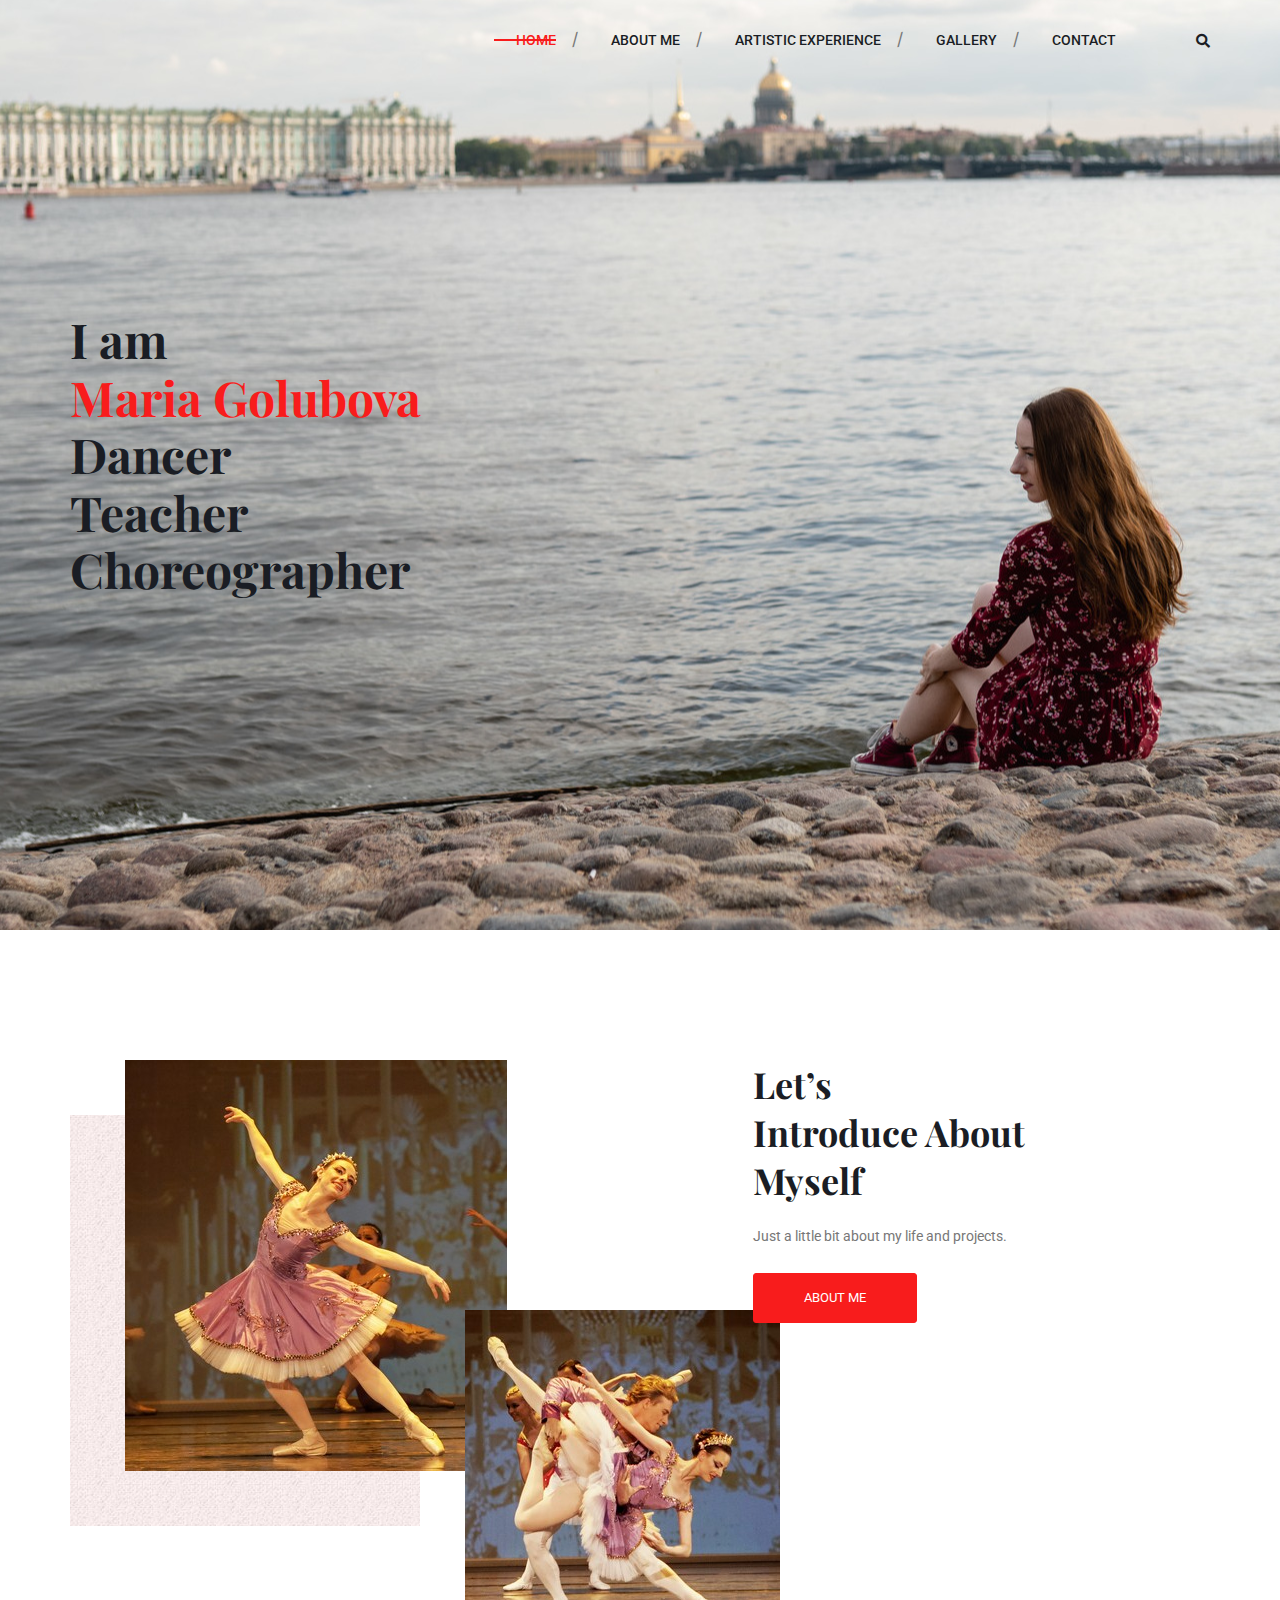
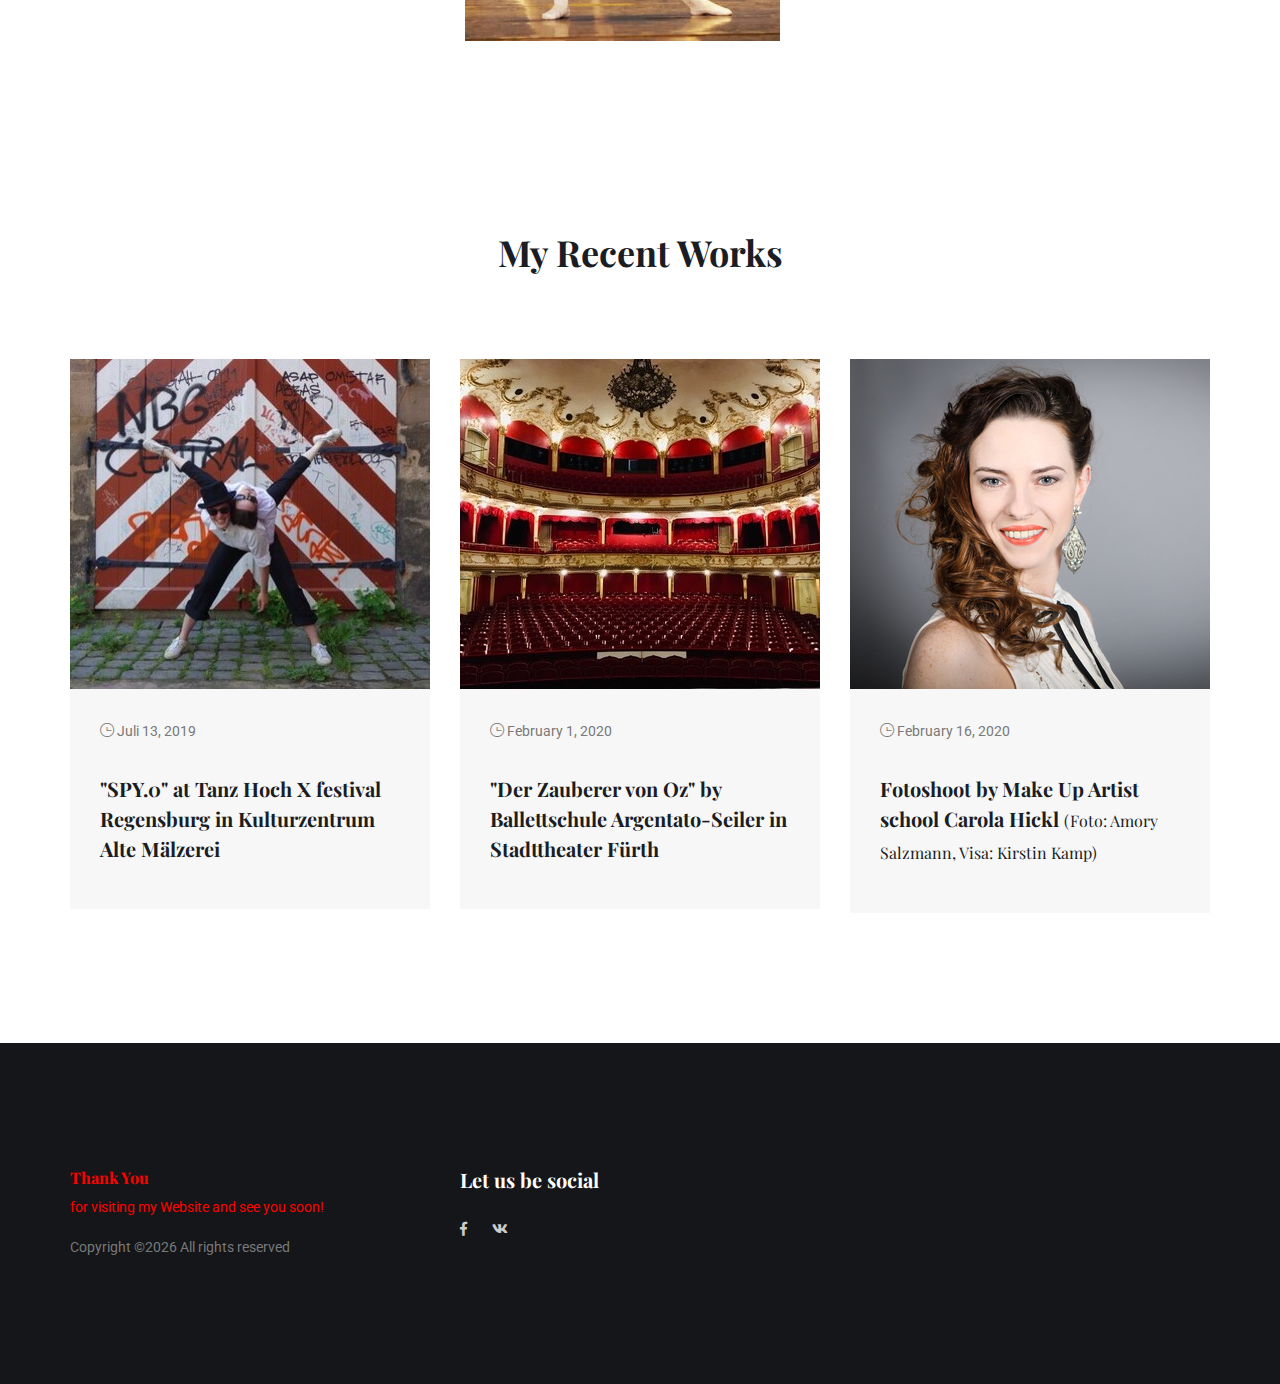
<file: index.html>
<!doctype html>
<html lang="en">

<head>
    <!-- Required meta tags -->
    <meta charset="utf-8">
    <meta name="viewport" content="width=device-width, initial-scale=1, shrink-to-fit=no">
    <link rel="icon" href="img/favicon.png" type="image/png">
    <title>Maria Golubova</title>
    <!-- Bootstrap CSS -->
    <link rel="stylesheet" href="css/bootstrap.css">
    <link rel="stylesheet" href="css/themify-icons.css">
    <link rel="stylesheet" href="css/flaticon.css">
    <link rel="stylesheet" href="vendors/fontawesome/css/all.min.css">
    <link rel="stylesheet" href="vendors/owl-carousel/owl.carousel.min.css">
    <link rel="stylesheet" href="vendors/animate-css/animate.css">
    <!-- main css -->
    <link rel="stylesheet" href="css/style.css">
    <link rel="stylesheet" href="css/responsive.css">
</head>

<body>
    <!--================Header Menu Area =================-->
    <header class="header_area">
        <div class="main_menu">
            <nav class="navbar navbar-expand-lg navbar-light">
                <div class="container">
                    <!-- Brand and toggle get grouped for better mobile display -->
                    <!--     <a class="navbar-brand logo_h" href="index.html"><img src="img/logo.png" alt=""></a>-->
                    <button class="navbar-toggler" type="button" data-toggle="collapse"
                        data-target="#navbarSupportedContent" aria-controls="navbarSupportedContent"
                        aria-expanded="false" aria-label="Toggle navigation">
                        <span class="icon-bar"></span>
                        <span class="icon-bar"></span>
                        <span class="icon-bar"></span>
                    </button>
                    <!-- Collect the nav links, forms, and other content for toggling -->
                    <div class="collapse navbar-collapse offset" id="navbarSupportedContent">
                        <ul class="nav navbar-nav menu_nav ml-auto">
                            <li class="nav-item active"><a class="nav-link" href="index.html">Home</a></li>
                            <li class="nav-item"><a class="nav-link" href="about-me.html">About Me</a></li>
                            <li class="nav-item"><a class="nav-link" href="art-experience.html">Artistic experience</a>
                            </li>
                            <li class="nav-item"><a class="nav-link" href="gallery.html">Gallery</a></li>
                            <li class="nav-item"><a class="nav-link" href="contact.html">Contact</a></li>
                        </ul>
                        <div class="right-button">
                            <ul>
                                <li><a id="search" href="javascript:void(0)"><i class="fas fa-search"></i></a></li>
                            </ul>
                        </div>
                    </div>
                </div>
            </nav>
        </div>
        <div class="search_input" id="search_input_box">
            <div class="container ">
                <form class="d-flex justify-content-between search-inner">
                    <input type="text" class="form-control" id="search_input" placeholder="Search Here">
                    <button type="submit" class="btn"></button>
                    <span class="ti-close" id="close_search" title="Close Search"></span>
                </form>
            </div>
        </div>
    </header>
    <!--================Header Menu Area =================-->

    <!--================Home Banner Area =================-->
    <section class="home_banner_area">
        <div class="banner_inner d-flex align-items-center">
            <div class="overlay bg-parallax" data-stellar-ratio="0.9" data-stellar-vertical-offset="0"
                data-background=""></div>
            <div class="container">
                <div class="banner_content">
                    <h1>I am <br>
                        <span class="basecolor">Maria Golubova<br> </span>
                        Dancer<br />
                        Teacher<br />
                        Choreographer
                    </h1>
                </div>
            </div>
        </div>
    </section>
    <!--================End Home Banner Area =================-->

    <!--================About  Area =================-->
    <section class="about-area area-padding">
        <div class="container">
            <div class="row">
                <div class="col-lg-6">
                    <div class="img-styleBox">
                        <div class="styleBox-border">
                            <img class="styleBox-img1" src="img/meine/sleeping1.jpg" alt="">
                        </div>
                        <img class="styleBox-img2" src="img/meine/sleeping2.jpg" alt="">
                    </div>
                </div>
                <div class="col-lg-5 col-md-12 offset-md-0 offset-lg-1">
                    <div class="about-content">
                        <h4>Let’s <br>
                            Introduce About<br>
                            Myself
                        </h4>
                        <p>Just a little bit about my life and projects.</p>

                        <a class="main_btn" href="about-me.html">About Me</a>

                    </div>
                </div>
            </div>
        </div>
    </section>
    <!--================About Area End =================-->

    <!--================ Start Blog Area =================-->
    <section class="blog-area area-padding">
        <div class="container">
            <div class="area-heading">
                <h3 class="line">My Recent Works</h3>
            </div>
            <div class="row">
                <div class="col-lg-4 col-md-6">
                    <div class="single-blog">
                        <div class="thumb">
                            <img class="img-fluid" src="img/meine/4art%20bea.jpg" alt="">
                        </div>
                        <div class="short_details">
                            <div class="meta-top d-flex">
                                <p><i class="ti-time"></i> Juli 13, 2019</p>
                            </div>
                            <div class="d-block">
                                <h4>"SPY.0" at Tanz Hoch X festival Regensburg in Kulturzentrum Alte Mälzerei </h4>
                            </div>
                        </div>
                    </div>
                </div>
                <div class="col-lg-4 col-md-6">
                    <div class="single-blog">
                        <div class="thumb">
                            <img class="img-fluid" src="img/meine/theaterbea.jpg" alt="">
                        </div>
                        <div class="short_details">
                            <div class="meta-top d-flex">
                                <p><i class="ti-time"></i> February 1, 2020</p>
                            </div>
                            <div class="d-block">
                                <h4>"Der Zauberer von Oz" by Ballettschule Argentato-Seiler in Stadttheater Fürth </h4>
                            </div>
                        </div>
                    </div>
                </div>
                <div class="col-lg-4 col-md-6">
                    <div class="single-blog">
                        <div class="thumb">
                            <img class="img-fluid" src="img/meine/amobea.jpg" alt="">
                        </div>
                        <div class="short_details">
                            <div class="meta-top d-flex">

                                <p><i class="ti-time"></i> February 16, 2020</p>
                            </div>
                            <div class="d-block">
                                <h4>Fotoshoot by Make Up Artist school Carola Hickl <small>(Foto: Amory Salzmann, Visa:
                                        Kirstin Kamp)</small></h4>
                            </div>
                        </div>
                    </div>
                </div>
            </div>
        </div>
    </section>
    <!--================ End Blog Area =================-->

    <!--================ start footer Area  =================-->

    <footer class="footer-area section_gap">
        <div class="container">
            <div class="row">
                <div class="col-lg-4  col-md-6 col-sm-6">
                    <div class="single-footer-widget">
                        <h5>
                            <font color="red">Thank You</font>
                        </h5>
                        <p>
                            <font color="red">for visiting my Website and see you soon!</font>
                        </p>
                        <p class="footer-text m-0">Copyright &copy;<script>
                                document.write(new Date().getFullYear());
                            </script> All rights reserved</p>
                    </div>
                </div>

                <div class="col-lg-2 col-md-6 col-sm-6">
                    <div class="single-footer-widget">
                        <h6>Let us be social</h6>
                        <div class="footer-social d-flex align-items-center">
                            <a href="https://www.facebook.com/mar.go.735"><i class="fab fa-facebook-f"></i></a>

                            <div class="footer-social d-flex align-items-center">
                                <a href="https://vk.com/marygolubova"><i class="fab fa-vk"></i></a>
                            </div>
                        </div>
                    </div>
                </div>
            </div>
        </div>
    </footer>
    <!--================ End footer Area  =================-->

    <!-- Optional JavaScript -->
    <!-- jQuery first, then Popper.js, then Bootstrap JS -->
    <script src="js/jquery-3.3.1.min.js"></script>
    <script src="js/popper.js"></script>
    <script src="js/bootstrap.min.js"></script>
    <script src="js/stellar.js"></script>
    <script src="vendors/isotope/imagesloaded.pkgd.min.js"></script>
    <script src="vendors/isotope/isotope.pkgd.min.js"></script>
    <script src="vendors/owl-carousel/owl.carousel.min.js"></script>
    <script src="js/jquery.ajaxchimp.min.js"></script>
    <script src="js/jquery.counterup.min.js"></script>
    <script src="js/jquery.waypoints.min.js"></script>
    <script src="js/mail-script.js"></script>
    <script src="js/contact.js"></script>
    <script src="js/jquery.form.js"></script>
    <script src="js/jquery.validate.min.js"></script>
    <script src="js/mail-script.js"></script>
    <script src="js/theme.js"></script>
</body>

</html>
</file>
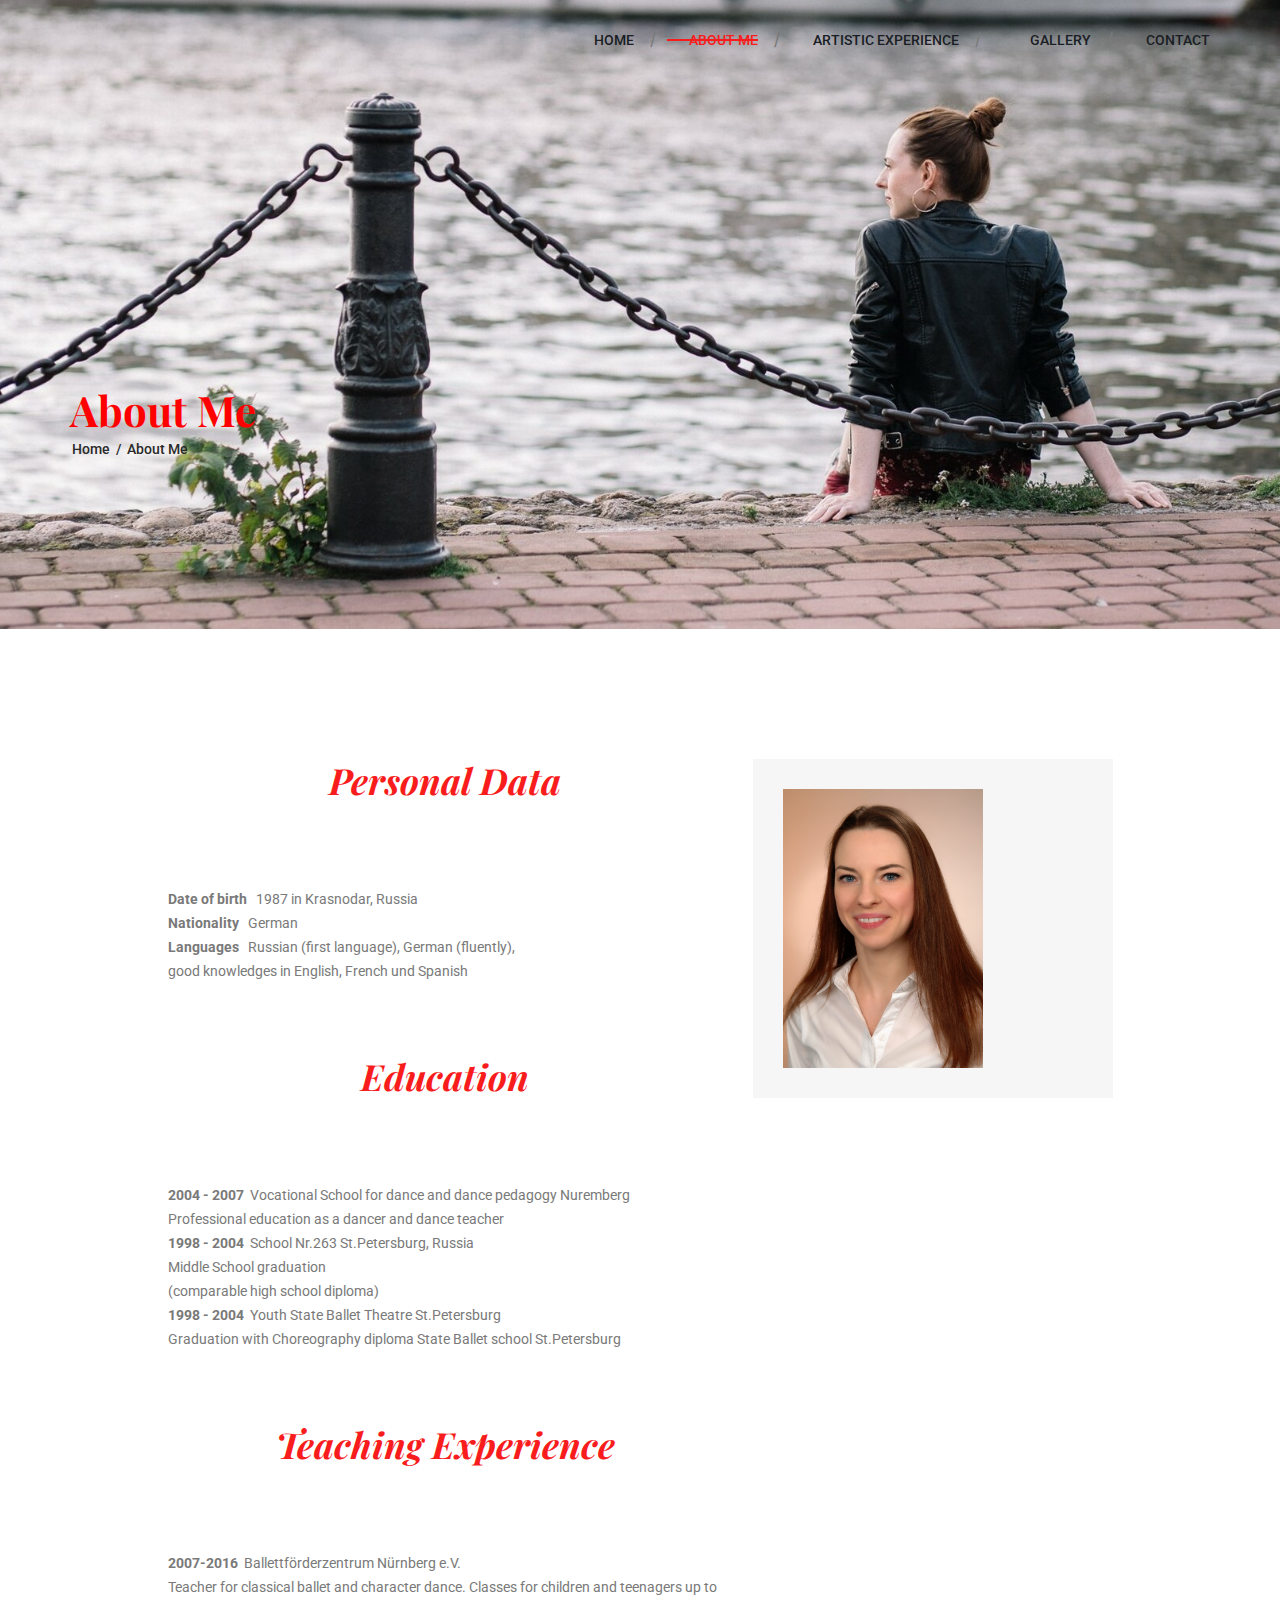
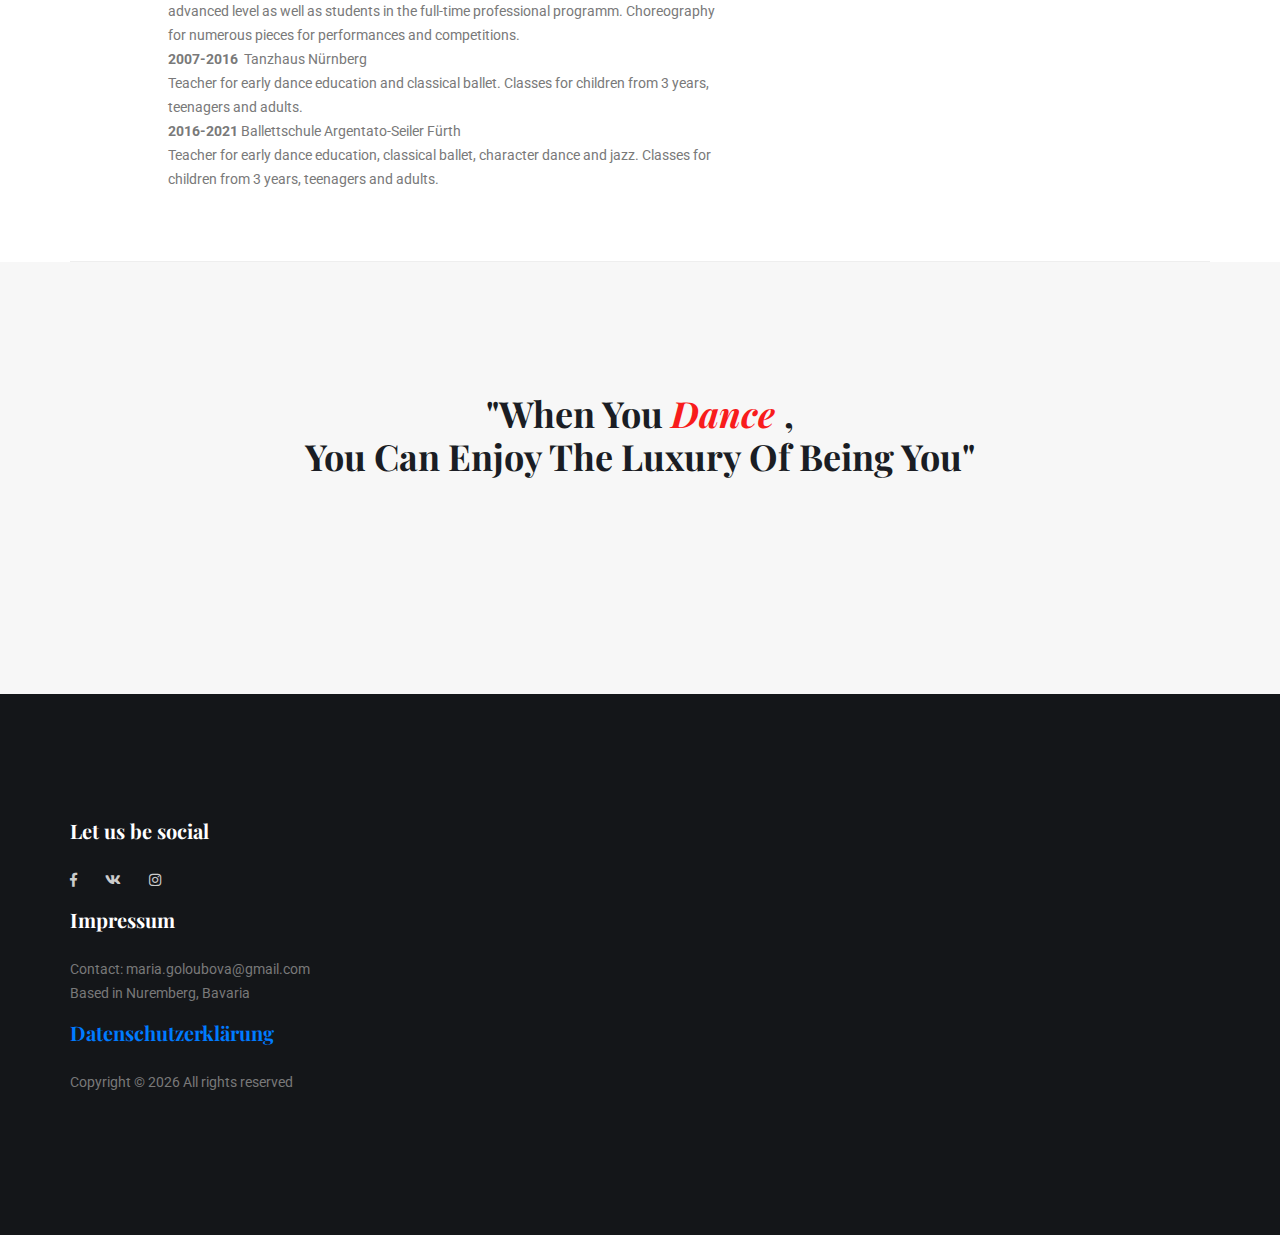
<file: about-me.html>
<!doctype html>
<html lang="en">
<head>
    <!-- Required meta tags -->
    <meta charset="utf-8">
    <meta name="viewport" content="width=device-width, initial-scale=1, shrink-to-fit=no">
    <link rel="icon" href="img/favicon.png" type="image/png">
    <title>Maria Golubova</title>
    <!-- Bootstrap CSS -->
    <link rel="stylesheet" href="css/bootstrap.css">
    <link rel="stylesheet" href="css/themify-icons.css">
    <link rel="stylesheet" href="css/flaticon.css">
    <link rel="stylesheet" href="vendors/fontawesome/css/all.min.css">
    <link rel="stylesheet" href="vendors/owl-carousel/owl.carousel.min.css">
    <link rel="stylesheet" href="vendors/animate-css/animate.css">
    <!-- main css -->
    <link rel="stylesheet" href="css/style.css">
    <link rel="stylesheet" href="css/responsive.css">
</head>
<body>

    <!--================Header Menu Area =================-->
    <header class="header_area">
        <div class="main_menu">
            <nav class="navbar navbar-expand-lg navbar-light">
                <div class="container">
                    <!-- Brand and toggle get grouped for better mobile display -->
                    
                    <button class="navbar-toggler" type="button" data-toggle="collapse" data-target="#navbarSupportedContent" aria-controls="navbarSupportedContent" aria-expanded="false" aria-label="Toggle navigation">
                        <span class="icon-bar"></span>
                        <span class="icon-bar"></span>
                        <span class="icon-bar"></span>
                    </button>
                    <!-- Collect the nav links, forms, and other content for toggling -->
                    <div class="collapse navbar-collapse offset" id="navbarSupportedContent">
                        <ul class="nav navbar-nav menu_nav ml-auto">
                            <li class="nav-item "><a class="nav-link" href="index.html">Home</a></li> 
                            <li class="nav-item active"><a class="nav-link" href="about-me.html">About Me</a></li> 
                            <li class="nav-item"><a class="nav-link" href="art-experience.html">Artistic Experience</li> 
                            <li class="nav-item"><a class="nav-link" href="gallery.html">Gallery</a></li>    
                            <li class="nav-item"><a class="nav-link" href="contact.html">Contact</a></li>
                        </ul> 
                    </div>
                    
                </div>
            </nav>

        </div>
    </header>
    <!--================Header Menu Area =================-->

    <!--================Hero Banner Area Start =================-->
    <section class="hero-banner">
        <div class="container">
            <h2>About Me</h2>
            <nav aria-label="breadcrumb" class="banner-breadcrumb">
                <ol class="breadcrumb">
                    <li class="breadcrumb-item"><a href="index.html">Home</a></li>
                    <li class="breadcrumb-item active" aria-current="page">About Me</li>
                </ol>
            </nav>
        </div>
    </section>
    <!--================Hero Banner Area End =================-->





    <!--================About  Area =================-->

	<section class="portfolio_details_area">
        <div class="container">
            <div class="portfolio_details_inner">
                <div class="row">

                    <div class="col-md-7 offset-lg-1 col-lg-6">
						<div>
						 <div class="area-heading">
						<h3><span>Personal Data</span></h3></div>
						<strong>Date of birth</strong> &nbsp; 1987 in Krasnodar, Russia <br/>
						<strong>Nationality</strong>&nbsp;&nbsp;  German <br/>
						<strong>Languages</strong>&nbsp;&nbsp; Russian (first language), German (fluently), <br/>  good knowledges in English, French und Spanish
						<br/><br/><br/><br/>
                          <div class="area-heading">
							  <h3><span>Education</span></h3></div>
						
						<strong>2004 - 2007</strong>&nbsp;  Vocational School for dance and dance pedagogy Nuremberg <br/> 
				         Professional education as a dancer and dance teacher <br/>
						<strong>1998 - 2004</strong>&nbsp; School Nr.263 St.Petersburg, Russia <br/>
		    		     Middle School graduation <br/> (comparable high school diploma) <br/>
						<strong>1998 - 2004</strong>&nbsp; Youth State Ballet Theatre St.Petersburg <br/> 
            	    	Graduation with Choreography diploma State Ballet school St.Petersburg 
						<br/><br/><br/><br/>
                       <div class="area-heading">
						   
						<h3><span>Teaching experience</span></h3></div>
						
                       <strong>2007-2016</strong>&nbsp; Ballettförderzentrum Nürnberg e.V.<br/>
				       Teacher for classical ballet and character dance. 
				       Classes for children and teenagers up to advanced level as well as students in the full-time professional programm. Choreography for numerous pieces for performances and competitions. <br/>
                       <strong>2007-2016</strong>&nbsp; Tanzhaus Nürnberg <br/>
				       Teacher for early dance education and classical ballet.
				       Classes for children from 3 years, teenagers and adults.<br/>
					   <strong>2016-2021</strong> Ballettschule Argentato-Seiler Fürth<br/>
						Teacher for early dance education, classical ballet, character dance and jazz.
						Classes for children from 3 years, teenagers and adults.
						</div>

                    </div>
                    <div class="col-md-5 col-lg-4">
                        <div class="portfolio_right_text mt-30">
						<img style="display: inline-block; text-align: center;" src="img/Foto%2002.12.18,%2015%2051%2013.jpg" width="200px" >
                        
                        </div>
                    </div>
            </div>
          </div>
		</div>
    </section>
    <!--================Portfolio Details Area End =================-->

        <section class="bg-gray area-padding bg-1">
        <div class="container">
            <div class="area-heading">
                <h3>&quot;when you <span> dance </span>,<br/> you can enjoy the luxury of being you&quot;</h3>
                
            </div>
		</div>
	    </section>
	
    <!--================ start footer Area  =================-->
   
    <footer class="footer-area">
        <div class="container">
  
            <div class="mittelfooter">
                <h6><span>Let us be social </span></h6>

                <p class="mediaicons">

                    <div class="footer-social">
                        <a href="https://www.facebook.com"><i class="fab fa-facebook-f"></i></a>
                        <a href="https://www.vk.com"><i class="fab fa-vk"></i></a>
                        <a href="https://www.instagram.com/"><i class="fab fa-instagram"></i></a>
                    </div>

                </p>
            </div>


            <div class="impressum">
                <h6>
                    <span>Impressum</span>
                </h6>
                <p>
                    Contact: maria.goloubova@gmail.com <br>
                    Based in Nuremberg, Bavaria
                </p>
               
            </div>

            <div class="datenschutz">
                <h6>
                    <a href="datenschutz.html"><span>Datenschutzerklärung</span></a>
                </h6>
                
                <p class="footer-text">Copyright &copy; <script>
                    document.write(new Date().getFullYear());
                </script> All rights reserved</p>
            </div>


        </div>
    </footer>

<!--================ End footer Area  =================-->




<!-- Optional JavaScript -->
<!-- jQuery first, then Popper.js, then Bootstrap JS -->
<script src="js/jquery-3.3.1.min.js"></script>
<script src="js/popper.js"></script>
<script src="js/bootstrap.min.js"></script>
<script src="js/stellar.js"></script>
<script src="vendors/isotope/imagesloaded.pkgd.min.js"></script>
<script src="vendors/isotope/isotope.pkgd.min.js"></script>
<script src="vendors/owl-carousel/owl.carousel.min.js"></script>
<script src="js/jquery.ajaxchimp.min.js"></script>
<script src="js/jquery.counterup.min.js"></script>
<script src="js/jquery.waypoints.min.js"></script>
<script src="js/mail-script.js"></script>
<script src="js/contact.js"></script>
<script src="js/jquery.form.js"></script>
<script src="js/jquery.validate.min.js"></script>
<script src="js/mail-script.js"></script>
<script src="js/theme.js"></script>
</body>
</html>
</file>
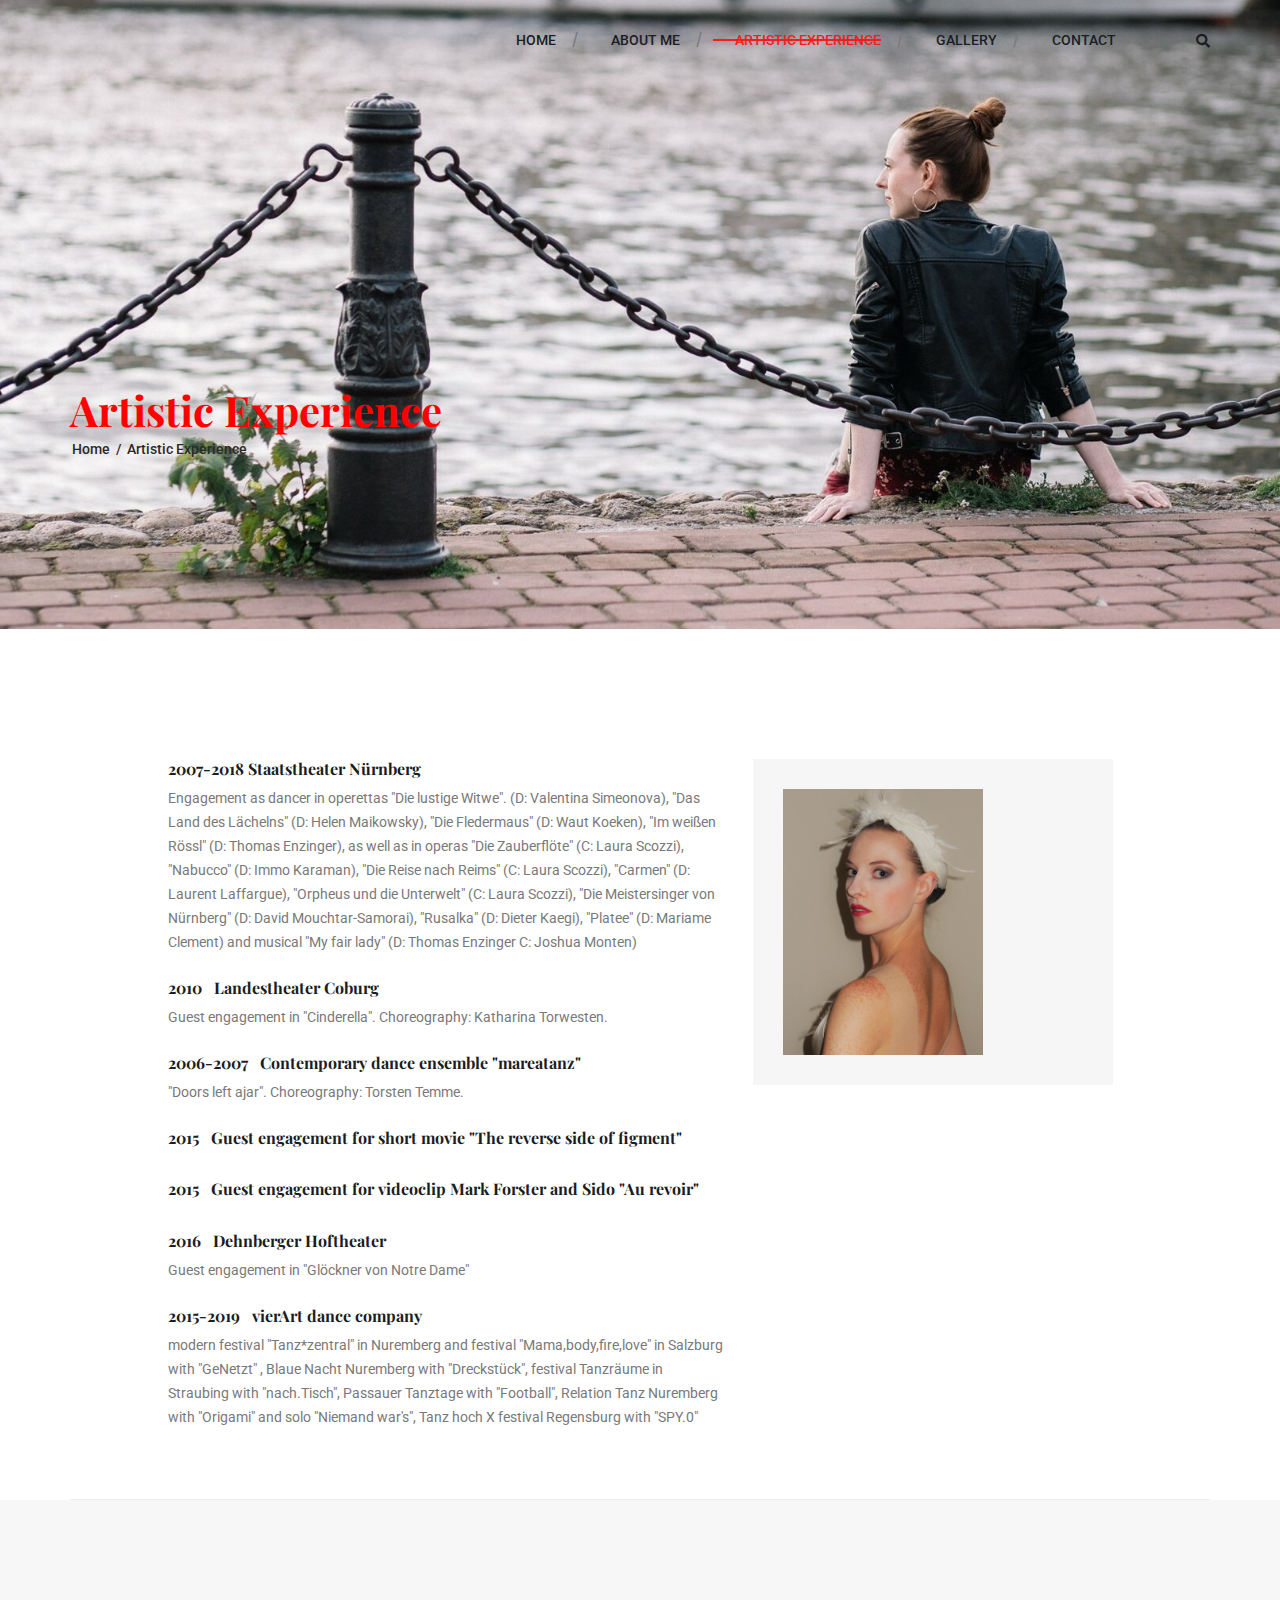
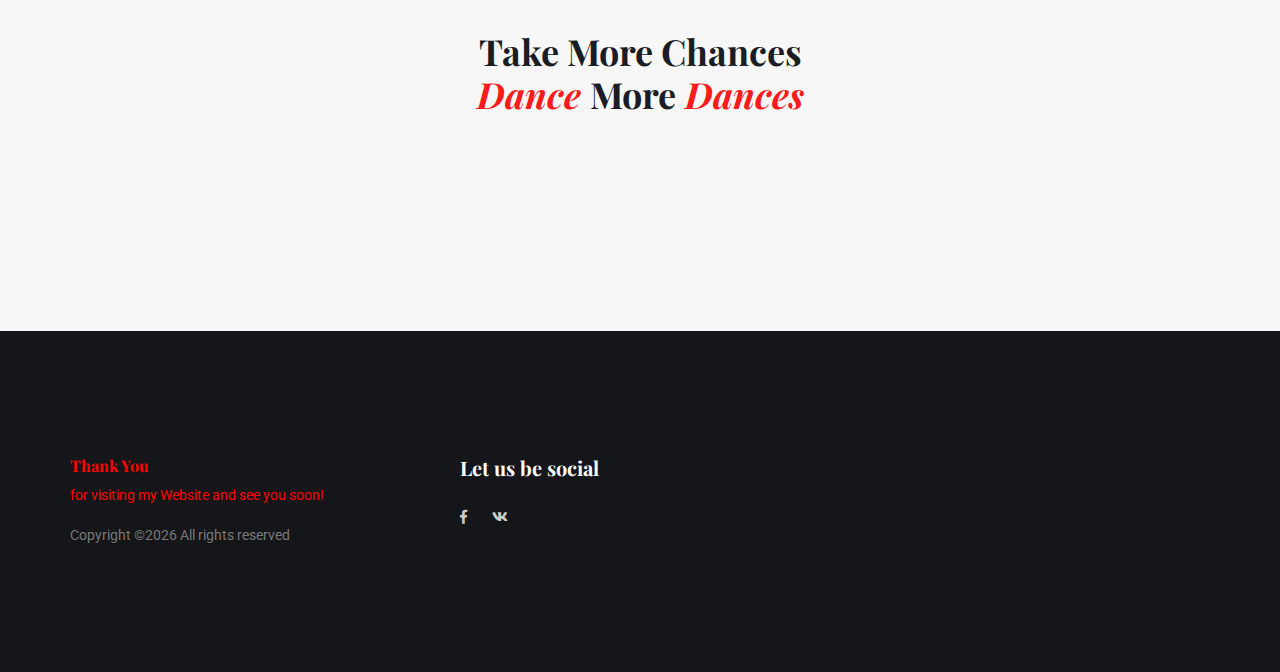
<file: art-experience.html>
<!doctype html>
<html lang="en">
<head>
    <!-- Required meta tags -->
    <meta charset="utf-8">
    <meta name="viewport" content="width=device-width, initial-scale=1, shrink-to-fit=no">
    <link rel="icon" href="img/favicon.png" type="image/png">
    <title>Maria Golubova</title>
    <!-- Bootstrap CSS -->
    <link rel="stylesheet" href="css/bootstrap.css">
    <link rel="stylesheet" href="css/themify-icons.css">
    <link rel="stylesheet" href="css/flaticon.css">
    <link rel="stylesheet" href="vendors/fontawesome/css/all.min.css">
    <link rel="stylesheet" href="vendors/owl-carousel/owl.carousel.min.css">
    <link rel="stylesheet" href="vendors/animate-css/animate.css">
    <!-- main css -->
    <link rel="stylesheet" href="css/style.css">
    <link rel="stylesheet" href="css/responsive.css">
</head>
<body>

    <!--================Header Menu Area =================-->
    <header class="header_area">
        <div class="main_menu">
            <nav class="navbar navbar-expand-lg navbar-light">
                <div class="container">
                    <!-- Brand and toggle get grouped for better mobile display -->
                  
                    <button class="navbar-toggler" type="button" data-toggle="collapse" data-target="#navbarSupportedContent" aria-controls="navbarSupportedContent" aria-expanded="false" aria-label="Toggle navigation">
                        <span class="icon-bar"></span>
                        <span class="icon-bar"></span>
                        <span class="icon-bar"></span>
                    </button>
                    <!-- Collect the nav links, forms, and other content for toggling -->
                    <div class="collapse navbar-collapse offset" id="navbarSupportedContent">
                        <ul class="nav navbar-nav menu_nav ml-auto">
                            <li class="nav-item"><a class="nav-link" href="index.html">Home</a></li> 
                            <li class="nav-item"><a class="nav-link" href="about-me.html">About Me</a></li> 
                            <li class="nav-item active"><a class="nav-link" href="art-experience.html">Artistic Experience</a></li> 
                            <li class="nav-item"><a class="nav-link" href="gallery.html">Gallery</a></li>    
                            <li class="nav-item"><a class="nav-link" href="contact.html">Contact</a></li>
                        </ul>
                        <div class="right-button">
                            <ul>
                                <li><a id="search" href="javascript:void(0)"><i class="fas fa-search"></i></a></li>
                            </ul>
                        </div> 
                    </div>

                </div>
            </nav>

        </div>
        <div class="search_input" id="search_input_box">
            <div class="container ">
                <form class="d-flex justify-content-between search-inner">
                    <input type="text" class="form-control" id="search_input" placeholder="Search Here">
                    <button type="submit" class="btn"></button>
                    <span class="ti-close" id="close_search" title="Close Search"></span>
                </form>
            </div>
        </div>
    </header>
    <!--================Header Menu Area =================-->

    <!--================Hero Banner Area Start =================-->
    <section class="hero-banner">
        <div class="container">
            <h2>Artistic Experience</h2>
            <nav aria-label="breadcrumb" class="banner-breadcrumb">
                <ol class="breadcrumb">
                    <li class="breadcrumb-item"><a href="index.html">Home</a></li>
                    <li class="breadcrumb-item active" aria-current="page">Artistic Experience</li>
                </ol>
            </nav>
        </div>
    </section>
    <!--================Hero Banner Area End =================-->

	<section class="portfolio_details_area">
        <div class="container">
            <div class="portfolio_details_inner">
                <div class="row">
                  
                    <div class="col-md-7 offset-lg-1 col-lg-6">
						<div>
						 <div class="artistic-header">
						<h5><span>2007-2018 Staatstheater Nürnberg</span></h5></div>
						
						Engagement as dancer in operettas "Die lustige Witwe".
			 	        (D: Valentina Simeonova), "Das Land des Lächelns" (D: Helen 
                        Maikowsky), "Die Fledermaus" (D: Waut Koeken), "Im weißen Rössl" 
                        (D: Thomas Enzinger), as well as in operas "Die Zauberflöte" 
                        (C: Laura Scozzi), "Nabucco" (D: Immo Karaman), "Die Reise nach 
                        Reims" (C: Laura Scozzi), "Carmen" (D: Laurent Laffargue), 
                        "Orpheus und die Unterwelt" (C: Laura Scozzi), "Die Meistersinger 
                         von Nürnberg" (D: David Mouchtar-Samorai), "Rusalka" (D: Dieter 
                        Kaegi), "Platee" (D: Mariame Clement) and musical "My fair 
                        lady" (D: Thomas Enzinger C: Joshua Monten)

						<br/><br/>
						
                          <div class="artistic-header">
						<h5><span>2010 &nbsp; Landestheater Coburg</span></h5></div>
				         Guest engagement in "Cinderella". Choreography: Katharina Torwesten.
						<br/><br/>
						
						 <div class="artistic-header">
						<h5><span>2006-2007 &nbsp; Contemporary dance ensemble "mareatanz" </span></h5></div>
						"Doors left ajar". Choreography: Torsten Temme.
						<br/><br/>						
                         
						 <div class="artistic-header">
						<h5><span>2015 &nbsp;  Guest engagement for short movie "The reverse side of figment"  </span></h5></div>
						<br/>
						
						 <div class="artistic-header">
						<h5><span>2015 &nbsp; Guest engagement for videoclip Mark Forster and Sido "Au revoir"  </span></h5></div>
						<br/>
						
						 <div class="artistic-header">
						<h5><span>2016 &nbsp; Dehnberger Hoftheater  </span></h5></div>
						Guest engagement in "Glöckner von Notre Dame" 
						<br/><br/>
						
						
						 <div class="artistic-header">
						<h5><span>2015-2019 &nbsp;   vierArt dance company </span></h5></div>
						 modern festival "Tanz*zentral" in Nuremberg and festival  "Mama,body,fire,love"                                         in Salzburg with "GeNetzt" , Blaue Nacht Nuremberg with "Dreckstück", 
						festival Tanzräume in Straubing with "nach.Tisch", Passauer Tanztage with "Football",
						Relation Tanz Nuremberg with "Origami" and solo "Niemand war's",
						Tanz hoch X festival Regensburg with "SPY.0"
						
						 
						
						</div>

                    </div>
                    <div class="col-md-5 col-lg-4">
                        <div class="portfolio_right_text mt-30">
						<img style="display: inline-block; text-align: center;" src="img/swansm.jpg" width="200px" >
                        
                        </div>
                    </div>
            </div>
        </div>
	  </div>
    </section>
	
	  <section class="bg-gray area-padding bg-1">
        <div class="container">
            <div class="area-heading">
                <h3>take more chances<br/><span> dance </span>more<span> dances </span></h3>
                
            </div>
		</div>
	    </section>
	
    <!--================ start footer Area  =================-->
  
	<footer class="footer-area section_gap">
            <div class="container">
                <div class="row">
                    <div class="col-lg-4  col-md-6 col-sm-6">
                        <div class="single-footer-widget">
                            <h5><font color="red">Thank You</font></h5>
							<p>
								<font color="red">for visiting my Website and see you soon!</font>
							</p>
                            <p class="footer-text m-0">Copyright &copy;<script>document.write(new Date().getFullYear());</script> All rights reserved</p>
                        </div>
                    </div>
             
                        <div class="col-lg-2 col-md-6 col-sm-6">
                            <div class="single-footer-widget">
                                <h6>Let us be social</h6>
                               
                                <div class="footer-social d-flex align-items-center">
                                    <a href="https://www.facebook.com/mar.go.735"><i class="fab fa-facebook-f"></i></a>
								
									<div class="footer-social d-flex align-items-center">
										<a href="https://vk.com/marygolubova"><i class="fab fa-vk"></i></a>
									</div>
								</div>
                              
                             </div>
                         </div>
                    </div>
               </div>
	</footer>
<!--================ End footer Area  =================-->




<!-- Optional JavaScript -->
<!-- jQuery first, then Popper.js, then Bootstrap JS -->
<script src="js/jquery-3.3.1.min.js"></script>
<script src="js/popper.js"></script>
<script src="js/bootstrap.min.js"></script>
<script src="js/stellar.js"></script>
<script src="vendors/isotope/imagesloaded.pkgd.min.js"></script>
<script src="vendors/isotope/isotope.pkgd.min.js"></script>
<script src="vendors/owl-carousel/owl.carousel.min.js"></script>
<script src="js/jquery.ajaxchimp.min.js"></script>
<script src="js/jquery.counterup.min.js"></script>
<script src="js/jquery.waypoints.min.js"></script>
<script src="js/mail-script.js"></script>
<script src="js/contact.js"></script>
<script src="js/jquery.form.js"></script>
<script src="js/jquery.validate.min.js"></script>
<script src="js/mail-script.js"></script>
<script src="js/theme.js"></script>
</body>
</html>
</file>
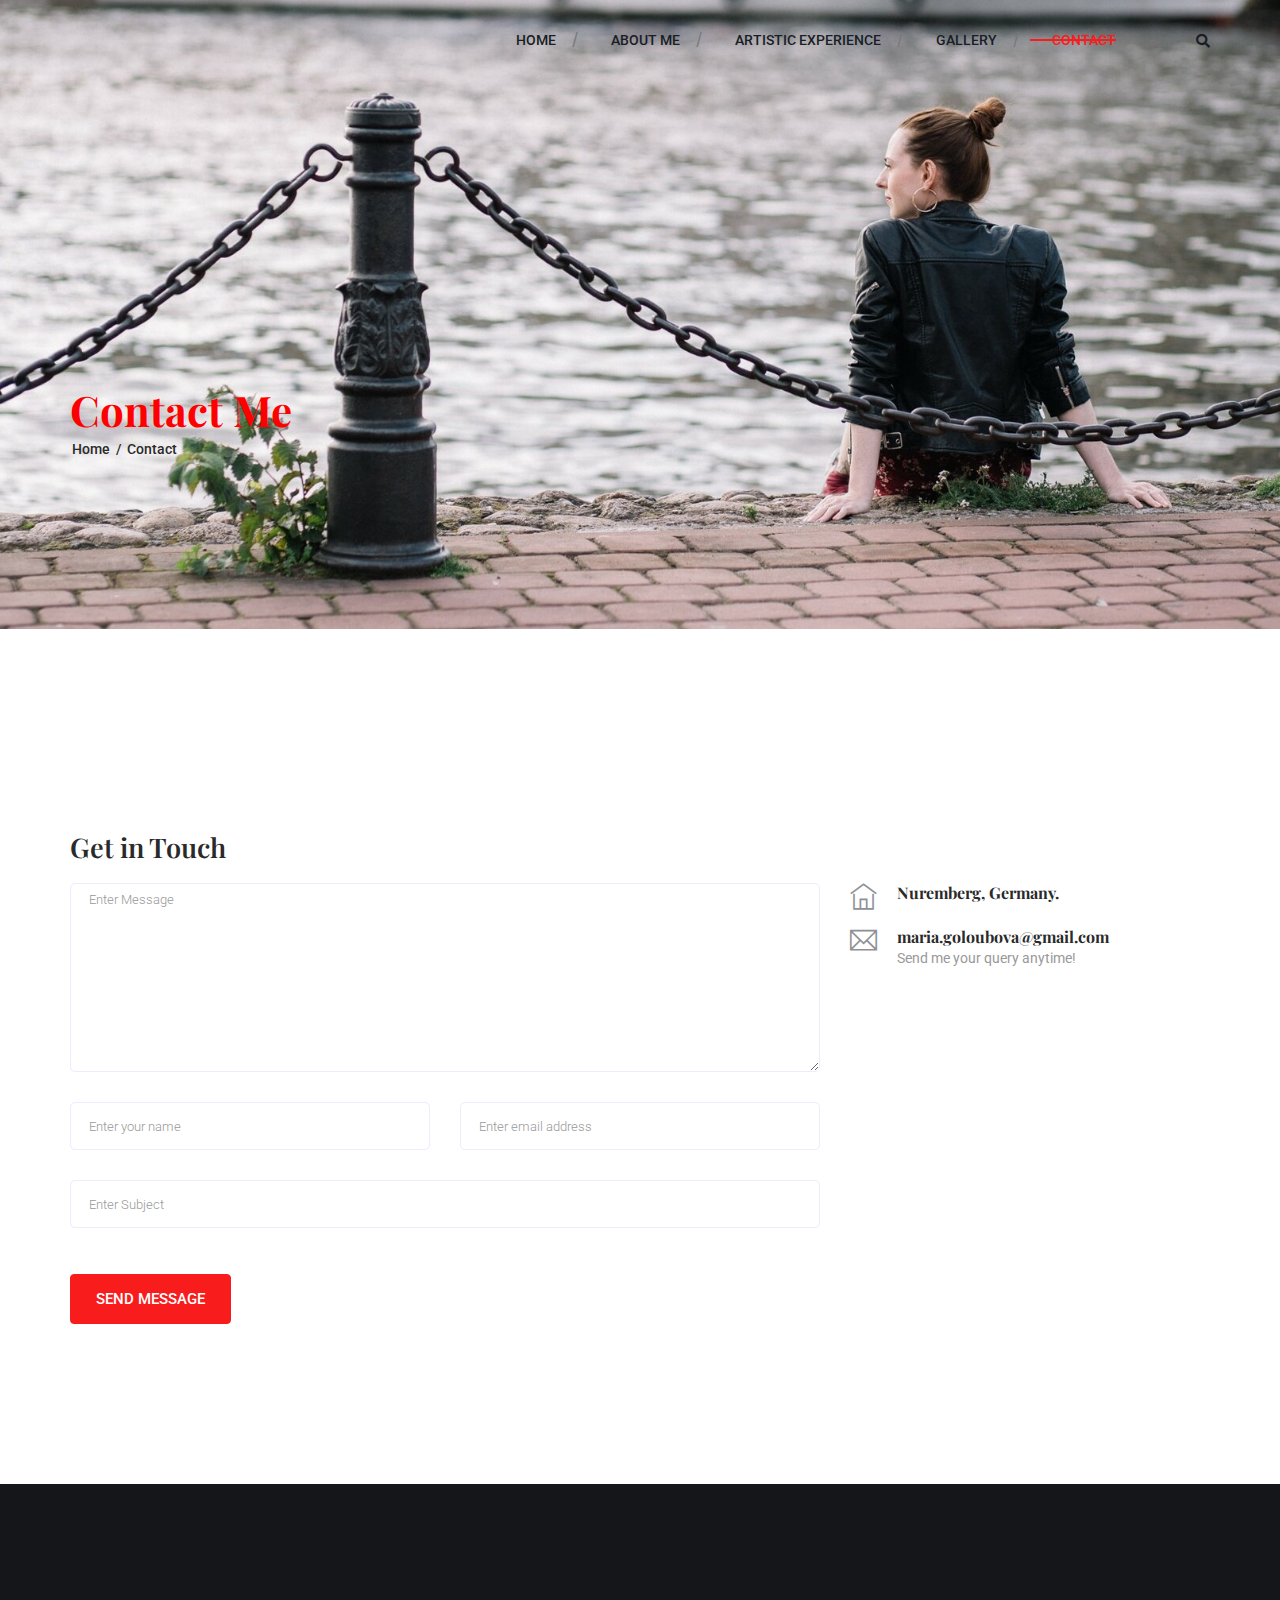
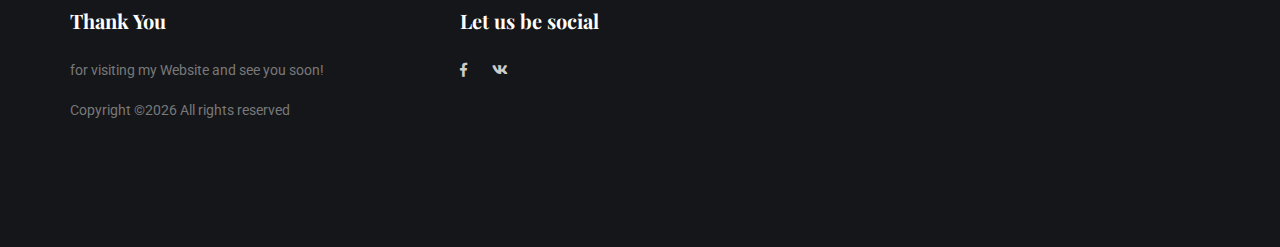
<file: contact.html>
<!doctype html>
<html lang="en">
<head>
    <!-- Required meta tags -->
    <meta charset="utf-8">
    <meta name="viewport" content="width=device-width, initial-scale=1, shrink-to-fit=no">
    <link rel="icon" href="img/favicon.png" type="image/png">
    <title>Maria Golubova</title>
    <!-- Bootstrap CSS -->
    <link rel="stylesheet" href="css/bootstrap.css">
    <link rel="stylesheet" href="css/themify-icons.css">
    <link rel="stylesheet" href="css/flaticon.css">
    <link rel="stylesheet" href="vendors/fontawesome/css/all.min.css">
    <link rel="stylesheet" href="vendors/owl-carousel/owl.carousel.min.css">
    <link rel="stylesheet" href="vendors/animate-css/animate.css">
    <!-- main css -->
    <link rel="stylesheet" href="css/style.css">
    <link rel="stylesheet" href="css/responsive.css">
</head>
<body>

    <!--================Header Menu Area =================-->
    <header class="header_area">
        <div class="main_menu">
            <nav class="navbar navbar-expand-lg navbar-light">
                <div class="container">
                    <!-- Brand and toggle get grouped for better mobile display -->
                   
                    <button class="navbar-toggler" type="button" data-toggle="collapse" data-target="#navbarSupportedContent" aria-controls="navbarSupportedContent" aria-expanded="false" aria-label="Toggle navigation">
                        <span class="icon-bar"></span>
                        <span class="icon-bar"></span>
                        <span class="icon-bar"></span>
                    </button>
                    <!-- Collect the nav links, forms, and other content for toggling -->
                    <div class="collapse navbar-collapse offset" id="navbarSupportedContent">
                        <ul class="nav navbar-nav menu_nav ml-auto">
                            <li class="nav-item "><a class="nav-link" href="index.html">Home</a></li> 
                            <li class="nav-item"><a class="nav-link" href="about-me.html">About Me</a></li> 
                            <li class="nav-item"><a class="nav-link" href="art-experience.html">Artistic experience</a></li> 
                            <li class="nav-item"><a class="nav-link" href="gallery.html">Gallery</a></li>    
                            <li class="nav-item active"><a class="nav-link" href="contact.html">Contact</a></li>
                        </ul>
                        <div class="right-button">
                        <ul>
                            <li><a id="search" href="javascript:void(0)"><i class="fas fa-search"></i></a></li>
                        </ul>
                    </div> 
                    </div>
                    
                </div>
            </nav>

        </div>
        <div class="search_input" id="search_input_box">
            <div class="container ">
                <form class="d-flex justify-content-between search-inner">
                    <input type="text" class="form-control" id="search_input" placeholder="Search Here">
                    <button type="submit" class="btn"></button>
                    <span class="ti-close" id="close_search" title="Close Search"></span>
                </form>
            </div>
        </div>
    </header>
    <!--================Header Menu Area =================-->


    <!--================Hero Banner Area Start =================-->
    <section class="hero-banner">
        <div class="container">
            <h2>Contact Me</h2>
           <nav aria-label="breadcrumb" class="banner-breadcrumb">
                <ol class="breadcrumb">
                    <li class="breadcrumb-item"><a href="index.html">Home</a></li>
                    <li class="breadcrumb-item active" aria-current="page">Contact</li>
                </ol>
            </nav>
        </div>
    </section>
    <!--================Hero Banner Area End =================-->


    <!-- ================ contact section start ================= -->
    <section class="contact-section area-padding">
        <div class="container">
            <div class="d-none d-sm-block mb-5 pb-4">
            </div>


            <div class="row">
                <div class="col-12">
                    <h2 class="contact-title">Get in Touch</h2>
                </div>
                <div class="col-lg-8">
                    <form class="form-contact contact_form" action="contact_process.php" method="post" id="contactForm" >
                        <div class="row">
                            <div class="col-12">
                                <div class="form-group">
                                    <textarea class="form-control w-100" name="message" id="message" cols="30" rows="9" placeholder="Enter Message"></textarea>
                                </div>
                            </div>
                            <div class="col-sm-6">
                                <div class="form-group">
                                    <input class="form-control" name="name" id="name" type="text" placeholder="Enter your name">
                                </div>
                            </div>
                            <div class="col-sm-6">
                                <div class="form-group">
                                    <input class="form-control" name="email" id="email" type="email" placeholder="Enter email address">
                                </div>
                            </div>
                            <div class="col-12">
                                <div class="form-group">
                                    <input class="form-control" name="subject" id="subject" type="text" placeholder="Enter Subject">
                                </div>
                            </div>
                        </div>
                        <div class="form-group mt-3">
                            <button type="submit" class="button button-contactForm">Send Message</button>
                        </div>
                    </form>


                </div>

                <div class="col-lg-4">
                    <div class="media contact-info">
                        <span class="contact-info__icon"><i class="ti-home"></i></span>
                        <div class="media-body">
                            <h3>Nuremberg, Germany.</h3>
                        </div>
                    </div>
                
                    <div class="media contact-info">
                        <span class="contact-info__icon"><i class="ti-email"></i></span>
                        <div class="media-body">
                            <h3><a href="mailto:support@colorlib.com">maria.goloubova@gmail.com</a></h3>
                            <p>Send me your query anytime!</p>
                        </div>
                    </div>
                </div>
            </div>
        </div>
    </section>
    <!-- ================ contact section end ================= -->
    <!--================ start footer Area  =================-->
    
	<footer class="footer-area section_gap">
            <div class="container">
                <div class="row">
                    <div class="col-lg-4  col-md-6 col-sm-6">
                        <div class="single-footer-widget">
                            <h6>Thank You</h6>
                            <p>for visiting my Website and see you soon!</p>
                            <p class="footer-text m-0">Copyright &copy;<script>document.write(new Date().getFullYear());</script> All rights reserved</p>
                        </div>
                    </div>
             
                        <div class="col-lg-2 col-md-6 col-sm-6">
                            <div class="single-footer-widget">
                                <h6>Let us be social</h6>
                               
                                <div class="footer-social d-flex align-items-center">
                                    <a href="https://www.facebook.com/mar.go.735"><i class="fab fa-facebook-f"></i></a>
								
									<div class="footer-social d-flex align-items-center">
										<a href="https://vk.com/marygolubova"><i class="fab fa-vk"></i></a>
									</div>
								</div>
                              
                             </div>
                         </div>
                    </div>
               </div>
	</footer>
<!--================ End footer Area  =================-->


<!--================Contact Success and Error message Area =================-->
    <div id="success" class="modal modal-message fade" role="dialog">
        <div class="modal-dialog">
            <div class="modal-content">
                <div class="modal-header">
                    <button type="button" class="close" data-dismiss="modal" aria-label="Close">
                        <i class="fas fa-times"></i>
                    </button>
                    <h2>Thank you</h2>
                    <p>Your message is successfully sent...</p>
                </div>
            </div>
        </div>
    </div>

    <!-- Modals error -->

    <div id="error" class="modal modal-message fade" role="dialog">
        <div class="modal-dialog">
            <div class="modal-content">
                <div class="modal-header">
                    <button type="button" class="close" data-dismiss="modal" aria-label="Close">
                        <i class="fas fa-times"></i>
                    </button>
                    <h2>Sorry !</h2>
                    <p> Something went wrong </p>
                </div>
            </div>
        </div>
    </div>
    <!--================End Contact Success and Error message Area =================-->





<!-- Optional JavaScript -->
<!-- jQuery first, then Popper.js, then Bootstrap JS -->
<script src="js/jquery-3.3.1.min.js"></script>
<script src="js/popper.js"></script>
<script src="js/bootstrap.min.js"></script>
<script src="js/stellar.js"></script>
<script src="vendors/isotope/imagesloaded.pkgd.min.js"></script>
<script src="vendors/isotope/isotope.pkgd.min.js"></script>
<script src="vendors/owl-carousel/owl.carousel.min.js"></script>
<script src="js/jquery.ajaxchimp.min.js"></script>
<script src="js/jquery.counterup.min.js"></script>
<script src="js/jquery.waypoints.min.js"></script>
<script src="js/mail-script.js"></script>
<script src="js/contact.js"></script>
<script src="js/jquery.form.js"></script>
<script src="js/jquery.validate.min.js"></script>
<script src="js/mail-script.js"></script>
<script src="js/theme.js"></script>
</body>
</html>
</file>
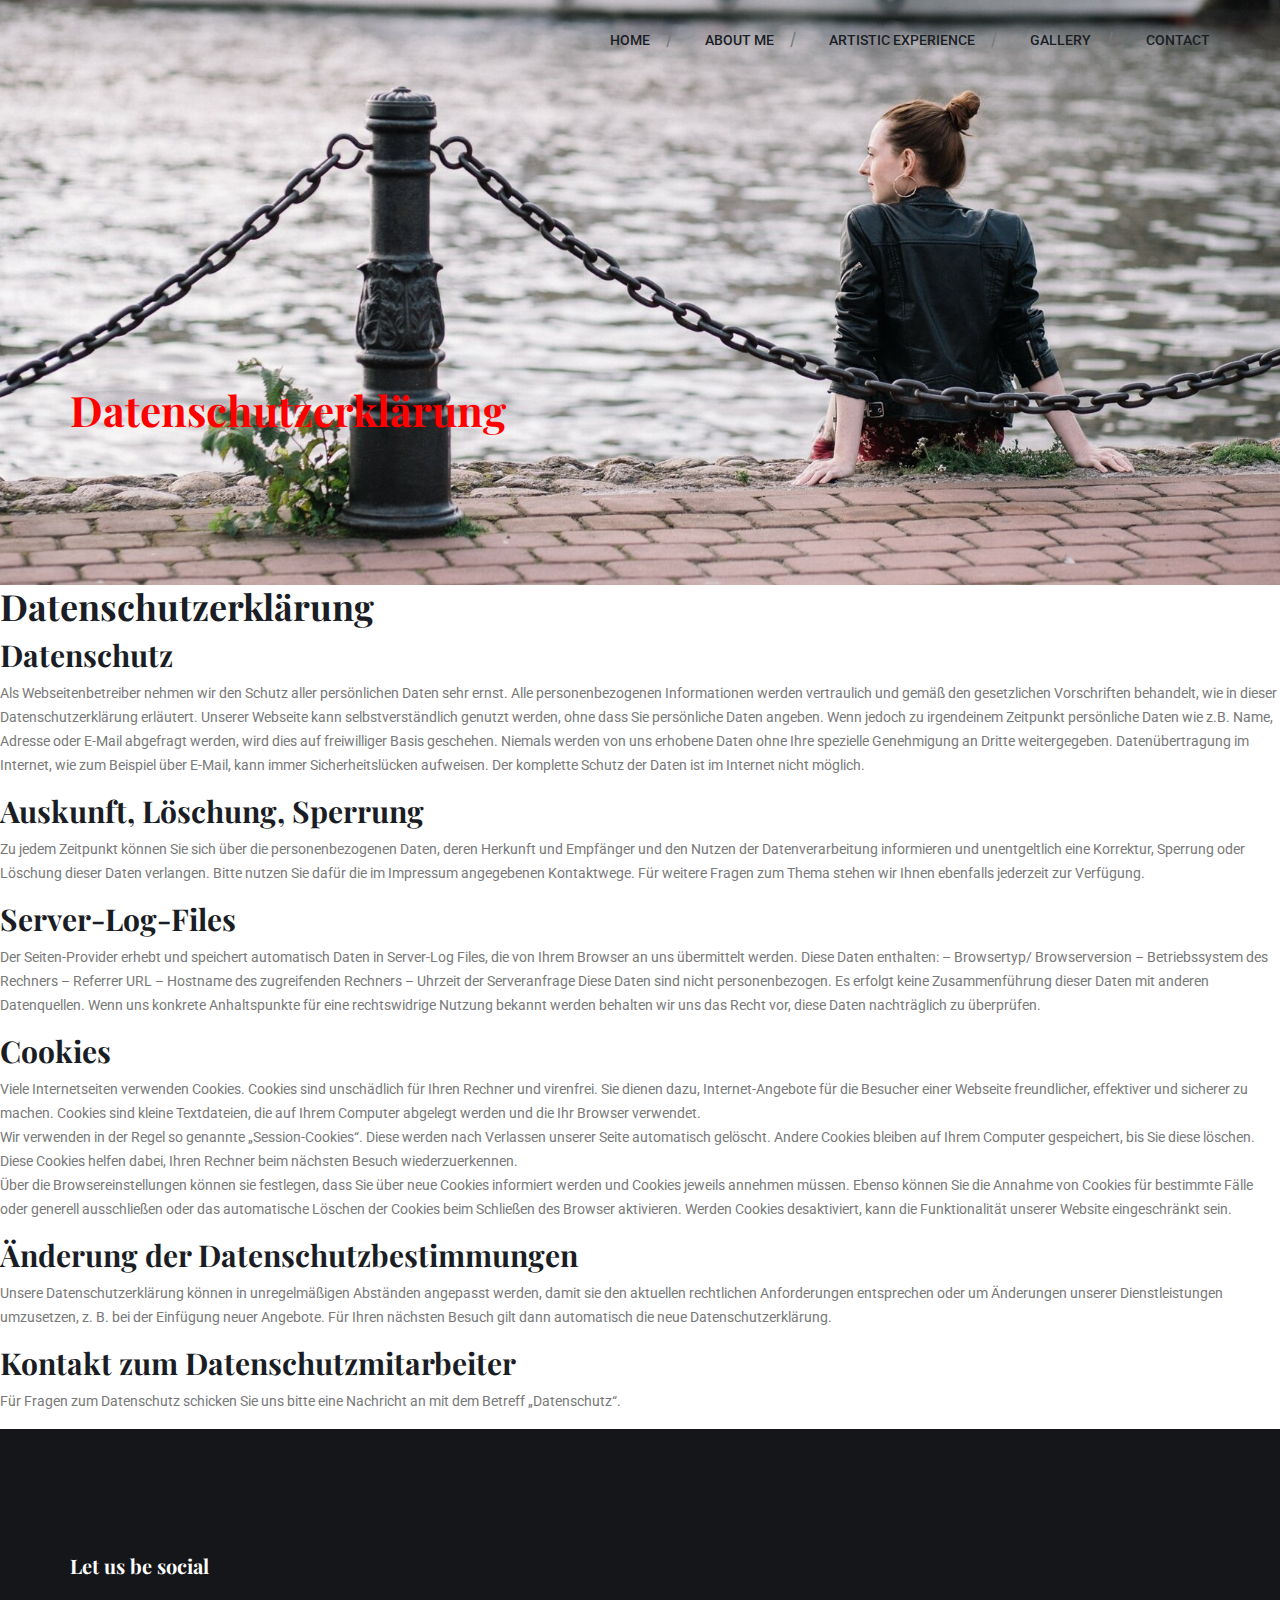
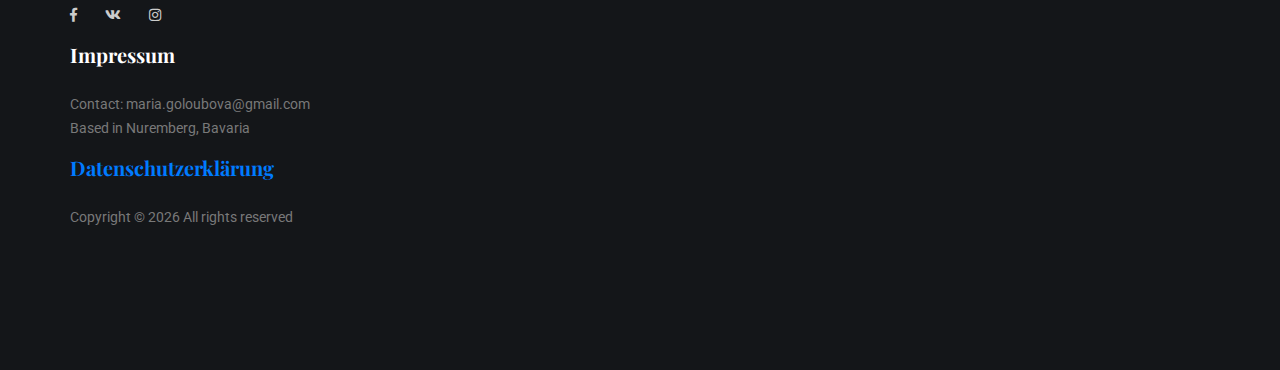
<file: datenschutz.html>
<!doctype html>
<html lang="en">
<head>
    <!-- Required meta tags -->
    <meta charset="utf-8">
    <meta name="viewport" content="width=device-width, initial-scale=1, shrink-to-fit=no">
    <link rel="icon" href="img/favicon.png" type="image/png">
    <title>Maria Golubova</title>
    <!-- Bootstrap CSS -->
    <link rel="stylesheet" href="css/bootstrap.css">
    <link rel="stylesheet" href="css/themify-icons.css">
    <link rel="stylesheet" href="css/flaticon.css">
    <link rel="stylesheet" href="vendors/fontawesome/css/all.min.css">
    <link rel="stylesheet" href="vendors/owl-carousel/owl.carousel.min.css">
    <link rel="stylesheet" href="vendors/animate-css/animate.css">
    <!-- main css -->
    <link rel="stylesheet" href="css/style.css">
    <link rel="stylesheet" href="css/responsive.css">
</head>
<body>

    <!--================Header Menu Area =================-->
    <header class="header_area">
        <div class="main_menu">
            <nav class="navbar navbar-expand-lg navbar-light">
                <div class="container">
                    <!-- Brand and toggle get grouped for better mobile display -->
                   
                    <button class="navbar-toggler" type="button" data-toggle="collapse" data-target="#navbarSupportedContent" aria-controls="navbarSupportedContent" aria-expanded="false" aria-label="Toggle navigation">
                        <span class="icon-bar"></span>
                        <span class="icon-bar"></span>
                        <span class="icon-bar"></span>
                    </button>
                    <!-- Collect the nav links, forms, and other content for toggling -->
                    <div class="collapse navbar-collapse offset" id="navbarSupportedContent">
                        <ul class="nav navbar-nav menu_nav ml-auto">
                            <li class="nav-item"><a class="nav-link" href="index.html">Home</a></li> 
                            <li class="nav-item"><a class="nav-link" href="about-me.html">About Me</a></li> 
                            <li class="nav-item"><a class="nav-link" href="art-experience.html">Artistic Experience</a></li> 
                            <li class="nav-item"><a class="nav-link" href="gallery.html">Gallery</a></li>    
                            <li class="nav-item"><a class="nav-link" href="contact.html">Contact</a></li>
                        </ul>
                    </div>

                </div>
            </nav>

        </div>
    </header>
    <!--================Header Menu Area =================-->

    <!--================Hero Banner Area Start =================-->
    <section class="hero-banner">
        <div class="container">
            <h2>Datenschutzerklärung</h2>
        </div>
    </section>
    <!--================Hero Banner Area End =================-->

    <!--================Testimonial section Start =================-->
   
    <div id="flex-box">
        <section id="datenschutz">
            <h1>Datenschutzerklärung</h1>
            <div>
                <h2>Datenschutz</h2>
                <p>Als Webseitenbetreiber nehmen wir den Schutz aller persönlichen Daten sehr ernst. Alle
                    personenbezogenen Informationen werden vertraulich und gemäß den gesetzlichen Vorschriften
                    behandelt, wie in dieser Datenschutzerklärung erläutert.
                    Unserer Webseite kann selbstverständlich genutzt werden, ohne dass Sie persönliche Daten
                    angeben. Wenn jedoch zu irgendeinem Zeitpunkt persönliche Daten wie z.B. Name, Adresse oder
                    E-Mail abgefragt werden, wird dies auf freiwilliger Basis geschehen. Niemals werden von uns
                    erhobene Daten ohne Ihre spezielle Genehmigung an Dritte weitergegeben.
                    Datenübertragung im Internet, wie zum Beispiel über E-Mail, kann immer Sicherheitslücken
                    aufweisen. Der komplette Schutz der Daten ist im Internet nicht möglich.</p>
                    <h2>Auskunft, Löschung, Sperrung</h2>
                    <p>Zu jedem Zeitpunkt können Sie sich über die personenbezogenen Daten, deren Herkunft und
                    Empfänger und den Nutzen der Datenverarbeitung informieren und unentgeltlich eine Korrektur,
                    Sperrung oder Löschung dieser Daten verlangen. Bitte nutzen Sie dafür die im Impressum
                    angegebenen Kontaktwege. Für weitere Fragen zum Thema stehen wir Ihnen ebenfalls jederzeit zur
                    Verfügung.</p>
                    <h2> Server-Log-Files</h2>
                    <p>
                    Der Seiten-Provider erhebt und speichert automatisch Daten in Server-Log Files, die von Ihrem
                    Browser an uns übermittelt werden. Diese Daten enthalten:
                    – Browsertyp/ Browserversion
                    – Betriebssystem des Rechners
                    – Referrer URL
                    – Hostname des zugreifenden Rechners
                    – Uhrzeit der Serveranfrage
                    Diese Daten sind nicht personenbezogen. Es erfolgt keine Zusammenführung dieser Daten mit
                    anderen Datenquellen. Wenn uns konkrete Anhaltspunkte für eine rechtswidrige Nutzung bekannt
                    werden behalten wir uns das Recht vor, diese Daten nachträglich zu überprüfen.</p>
                    <h2>Cookies</h2>
                    <p>Viele Internetseiten verwenden Cookies. Cookies sind unschädlich für Ihren Rechner und
                    virenfrei. Sie dienen dazu, Internet-Angebote für die Besucher einer Webseite freundlicher,
                    effektiver und sicherer zu machen. Cookies sind kleine Textdateien, die auf Ihrem Computer
                    abgelegt werden und die Ihr Browser verwendet.
                    <br>
                    Wir verwenden in der Regel so genannte „Session-Cookies“. Diese werden nach Verlassen unserer
                    Seite automatisch gelöscht. Andere Cookies bleiben auf Ihrem Computer gespeichert, bis Sie diese
                    löschen. Diese Cookies helfen dabei, Ihren Rechner beim nächsten Besuch wiederzuerkennen.
                    <br>
                    Über die Browsereinstellungen können sie festlegen, dass Sie über neue Cookies informiert werden
                    und Cookies jeweils annehmen müssen. Ebenso können Sie die Annahme von Cookies für bestimmte
                    Fälle oder generell ausschließen oder das automatische Löschen der Cookies beim Schließen des
                    Browser aktivieren. Werden Cookies desaktiviert, kann die Funktionalität unserer Website
                    eingeschränkt sein. </p>
                    <h2>Änderung der Datenschutzbestimmungen</h2>
                    <p>Unsere Datenschutzerklärung können in unregelmäßigen Abständen angepasst werden, damit sie den
                    aktuellen rechtlichen Anforderungen entsprechen oder um Änderungen unserer Dienstleistungen
                    umzusetzen, z. B. bei der Einfügung neuer Angebote. Für Ihren nächsten Besuch gilt dann
                    automatisch die neue Datenschutzerklärung.</p>
                    <h2>Kontakt zum Datenschutzmitarbeiter</h2>
                    <p>Für Fragen zum Datenschutz schicken Sie uns bitte eine Nachricht an mit dem Betreff
                    „Datenschutz“.
                </p>
            </div>
        </section>
    </div>

    <!--================Testimonial section End =================-->


    <!--================ start footer Area  =================-->
  
    <footer class="footer-area">
        <div class="container">
  
            <div class="mittelfooter">
                <h6><span>Let us be social </span></h6>

                <p class="mediaicons">

                    <div class="footer-social">
                        <a href="https://www.facebook.com"><i class="fab fa-facebook-f"></i></a>
                        <a href="https://www.vk.com"><i class="fab fa-vk"></i></a>
                        <a href="https://www.instagram.com/"><i class="fab fa-instagram"></i></a>
                    </div>

                </p>
            </div>


            <div class="impressum">
                <h6>
                    <span>Impressum</span>
                </h6>
                <p>
                    Contact: maria.goloubova@gmail.com <br>
                    Based in Nuremberg, Bavaria
                </p>
               
            </div>

            <div class="datenschutz">
                <h6>
                    <a href="datenschutz.html"><span>Datenschutzerklärung</span></a>
                </h6>
                
                <p class="footer-text">Copyright &copy; <script>
                    document.write(new Date().getFullYear());
                </script> All rights reserved</p>
            </div>


        </div>
    </footer>
	
<!--================ End footer Area  =================-->




<!-- Optional JavaScript -->
<!-- jQuery first, then Popper.js, then Bootstrap JS -->
<script src="js/jquery-3.3.1.min.js"></script>
<script src="js/popper.js"></script>
<script src="js/bootstrap.min.js"></script>
<script src="js/stellar.js"></script>
<script src="vendors/isotope/imagesloaded.pkgd.min.js"></script>
<script src="vendors/isotope/isotope.pkgd.min.js"></script>
<script src="vendors/owl-carousel/owl.carousel.min.js"></script>
<script src="js/jquery.ajaxchimp.min.js"></script>
<script src="js/jquery.counterup.min.js"></script>
<script src="js/jquery.waypoints.min.js"></script>
<script src="js/mail-script.js"></script>
<script src="js/contact.js"></script>
<script src="js/jquery.form.js"></script>
<script src="js/jquery.validate.min.js"></script>
<script src="js/mail-script.js"></script>
<script src="js/theme.js"></script>
</body>
</html>
</file>
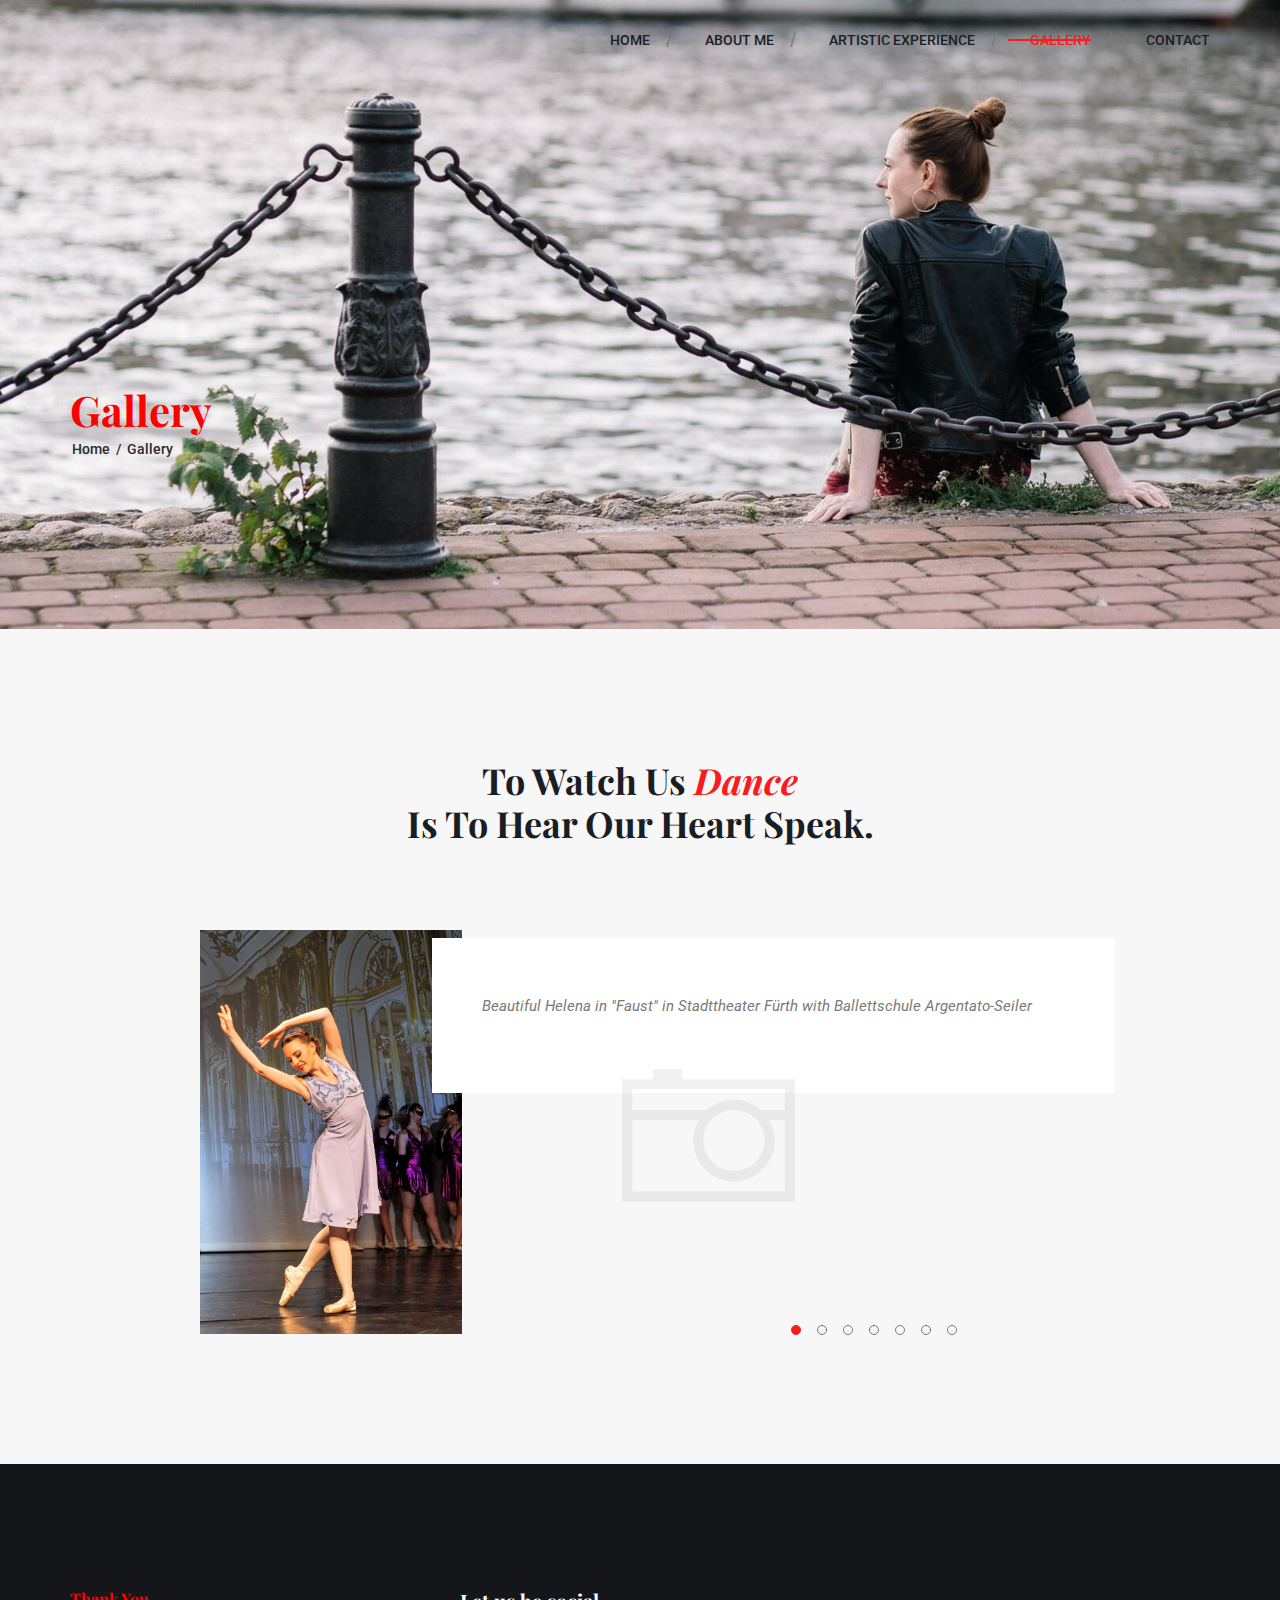
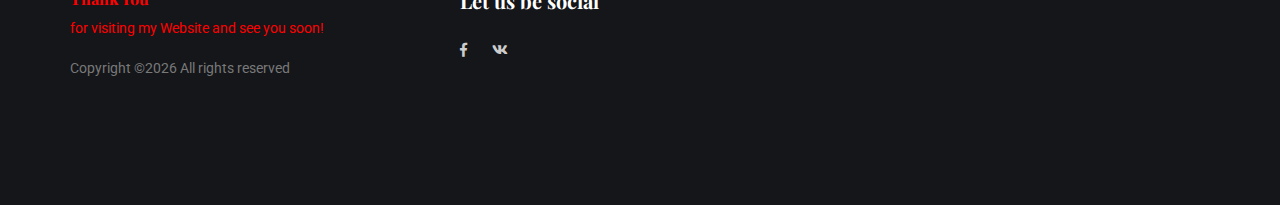
<file: gallery.html>
<!doctype html>
<html lang="en">
<head>
    <!-- Required meta tags -->
    <meta charset="utf-8">
    <meta name="viewport" content="width=device-width, initial-scale=1, shrink-to-fit=no">
    <link rel="icon" href="img/favicon.png" type="image/png">
    <title>Maria Golubova</title>
    <!-- Bootstrap CSS -->
    <link rel="stylesheet" href="css/bootstrap.css">
    <link rel="stylesheet" href="css/themify-icons.css">
    <link rel="stylesheet" href="css/flaticon.css">
    <link rel="stylesheet" href="vendors/fontawesome/css/all.min.css">
    <link rel="stylesheet" href="vendors/owl-carousel/owl.carousel.min.css">
    <link rel="stylesheet" href="vendors/animate-css/animate.css">
    <!-- main css -->
    <link rel="stylesheet" href="css/style.css">
    <link rel="stylesheet" href="css/responsive.css">
</head>
<body>

    <!--================Header Menu Area =================-->
    <header class="header_area">
        <div class="main_menu">
            <nav class="navbar navbar-expand-lg navbar-light">
                <div class="container">
                    <!-- Brand and toggle get grouped for better mobile display -->
                   
                    <button class="navbar-toggler" type="button" data-toggle="collapse" data-target="#navbarSupportedContent" aria-controls="navbarSupportedContent" aria-expanded="false" aria-label="Toggle navigation">
                        <span class="icon-bar"></span>
                        <span class="icon-bar"></span>
                        <span class="icon-bar"></span>
                    </button>
                    <!-- Collect the nav links, forms, and other content for toggling -->
                    <div class="collapse navbar-collapse offset" id="navbarSupportedContent">
                        <ul class="nav navbar-nav menu_nav ml-auto">
                            <li class="nav-item"><a class="nav-link" href="index.html">Home</a></li> 
                            <li class="nav-item"><a class="nav-link" href="about-me.html">About Me</a></li> 
                            <li class="nav-item"><a class="nav-link" href="art-experience.html">Artistic Experience</a></li> 
                            <li class="nav-item active"><a class="nav-link" href="gallery.html">Gallery</a></li>    
                            <li class="nav-item"><a class="nav-link" href="contact.html">Contact</a></li>
                        </ul>
                    </div>

                </div>
            </nav>

        </div>
    </header>
    <!--================Header Menu Area =================-->

    <!--================Hero Banner Area Start =================-->
    <section class="hero-banner">
        <div class="container">
            <h2>Gallery</h2>
            <nav aria-label="breadcrumb" class="banner-breadcrumb">
                <ol class="breadcrumb">
                    <li class="breadcrumb-item"><a href="index.html">Home</a></li>
                    <li class="breadcrumb-item active" aria-current="page">Gallery</li>
                </ol>
            </nav>
        </div>
    </section>
    <!--================Hero Banner Area End =================-->

    <!--================Testimonial section Start =================-->
    <section class="bg-gray area-padding bg-1">
        <div class="container">
            <div class="area-heading">
                <h3>to watch us <span> dance </span><br/> is to hear our heart speak.</h3>
               
            </div>

            <div class="owl-carousel owl-theme testimonial">
                <div class="testimonial__item">
                    <div class="row">
                        <div class="col-md-4 offset-0 col-lg-4 offset-lg-l align-self-center">
                            <div class="testimonial__img">
                                <img class="" src="img/3-1.jpg" alt="">
                            </div>
                        </div>
                        <div class="col-md-8 col-lg-8">
                            <div class="testimonial__content">
                             
                                <div class="testimonial_para_wrapper">
                                    <p class="testimonial__i">
										Beautiful Helena in "Faust" in Stadttheater Fürth with Ballettschule Argentato-Seiler
									</p>
                                </div>
                                <span class="testimonial__icon"><i class="ti-camera"></i></span>
                            </div>
                        </div>
                    </div>
                </div>

                <div class="testimonial__item">
                    <div class="row">
                        <div class="col-md-4 offset-0 col-lg-4 offset-lg-l align-self-center">
                            <div class="testimonial__img">
                                <img class="" src="img/fl1.jpg" alt="">
                            </div>
                        </div>
                        <div class=" col-md-8 col-lg-8">
                            <div class="testimonial__content">
                            
                                <div class="testimonial_para_wrapper">
                                    <p class="testimonial__i">
										Flamenco Solo "Niemand war's" during Relation Tanz festival in Nuremberg
									</p>
                                </div>
                                <span class="testimonial__icon"><i class="ti-camera"></i></span>
                            </div>
                        </div>
                    </div>
                </div>
				
				  <div class="testimonial__item">
                    <div class="row">
                        <div class="col-md-4 offset-0 col-lg-4 offset-lg-l align-self-center">
                            <div class="testimonial__img">
                                <img class="" src="img/DSC_3456.jpg" alt="">
                            </div>
                        </div>
                        <div class="col-md-8 col-lg-8">
                            <div class="testimonial__content">
                             
                                <div class="testimonial_para_wrapper">
                                    <p class="testimonial__i">
										Festival Tanzräume in Straubing with solo "Sonder See"
									   </p>
                                </div>
                                <span class="testimonial__icon"><i class="ti-camera"></i></span>
                            </div>
                        </div>
                    </div>
                </div>
				
				 <div class="testimonial__item">
                    <div class="row">
                        <div class="col-md-4 offset-0 col-lg-4 offset-lg-l align-self-center">
                            <div class="testimonial__img">
                                <img class="" src="img/IMG_8568%20(2).jpg" alt="">
								<br/>
								<img src="img/nt.jpg">
                            </div>
                        </div>
                        <div class="col-md-8 col-lg-8">
                            <div class="testimonial__content">
                             
                                <div class="testimonial_para_wrapper">
                                    <p class="testimonial__i">
										Festival Tanzräume in Straubing with dance company vierArt with "nach.Tisch"
									</p>
                                </div>
                                <span class="testimonial__icon"><i class="ti-camera"></i></span>
                            </div>
                        </div>
                    </div>
                </div>

                <div class="testimonial__item">
                    <div class="row">
                        <div class="col-md-4 offset-0 col-lg-4 offset-lg-l align-self-center">
                            <div class="testimonial__img">
                                <img class="" src="img/IMG_2348web.jpg" alt="">
                            </div>
                        </div>
                        <div class="col-md-8 col-lg-8">
                            <div class="testimonial__content">
                                <div class="testimonial_para_wrapper">
                                    <p class="testimonial__i">
										Fotoshoot for Make Up Artist school Carola Hickl, foto: Jana Simon, visa: Denise Lichtblau
									</p>
                                </div>
								<span class="testimonial__icon"><i class="ti-camera"></i></span>
                            </div>
                        </div>
                    </div>
                </div>


				<div class="testimonial__item">
                    <div class="row">
                        <div class="col-md-4 offset-0 col-lg-4 offset-lg-l align-self-center">
                            <div class="testimonial__img">
                                <img class="" src="img/IMG_6316.jpg" alt="">
								<br/>
								<img src="img/IMG_8485.jpg">
                            </div>
                        </div>
                        <div class="col-md-8 col-lg-8">
                            <div class="testimonial__content">
                            
                                <div class="testimonial_para_wrapper">
                                    <p class="testimonial__i">
										"Football" with dance company vierArt for Passauer Tanztage
									</p>
                                </div>
                                <span class="testimonial__icon"><i class="ti-camera"></i></span>
                            </div>
                        </div>
                    </div>
                </div>

				
				  <div class="testimonial__item">
                    <div class="row">
                        <div class="col-md-4 offset-0 col-lg-4 offset-lg-l align-self-center">
                            <div class="testimonial__img">
                                <img class="" src="img/meine/amoblack.jpg" alt="">
                            </div>
                        </div>
                        <div class="col-md-8 col-lg-8">
                            <div class="testimonial__content">
                                <div class="testimonial_para_wrapper">
                                    <p class="testimonial__i">
										Fotoshoot for Make Up Artist school Carola Hickl, foto: Amory Salzmann, visa: Kirstin Kamp
									</p>
                                </div>
								<span class="testimonial__icon"><i class="ti-camera"></i></span>
                            </div>
                        </div>
                    </div>
                </div>

            </div>
        </div>
    </section>
    <!--================Testimonial section End =================-->





    <!--================ start footer Area  =================-->
  
	<footer class="footer-area section_gap">
            <div class="container">
                <div class="row">
                    <div class="col-lg-4  col-md-6 col-sm-6">
                        <div class="single-footer-widget">
                            <h5><font color="red">Thank You</font></h5>
							<p>
								<font color="red">for visiting my Website and see you soon!</font>
							</p>
                            <p class="footer-text m-0">Copyright &copy;<script>document.write(new Date().getFullYear());</script> All rights reserved</p>
                        </div>
                    </div>
             
                        <div class="col-lg-2 col-md-6 col-sm-6">
                            <div class="single-footer-widget">
                                <h6>Let us be social</h6>
                               
                                <div class="footer-social d-flex align-items-center">
                                    <a href="https://www.facebook.com/mar.go.735"><i class="fab fa-facebook-f"></i></a>
								
									<div class="footer-social d-flex align-items-center">
										<a href="https://vk.com/marygolubova"><i class="fab fa-vk"></i></a>
									</div>
								</div>
                              
                             </div>
                         </div>
                    </div>
               </div>
	</footer>
<!--================ End footer Area  =================-->




<!-- Optional JavaScript -->
<!-- jQuery first, then Popper.js, then Bootstrap JS -->
<script src="js/jquery-3.3.1.min.js"></script>
<script src="js/popper.js"></script>
<script src="js/bootstrap.min.js"></script>
<script src="js/stellar.js"></script>
<script src="vendors/isotope/imagesloaded.pkgd.min.js"></script>
<script src="vendors/isotope/isotope.pkgd.min.js"></script>
<script src="vendors/owl-carousel/owl.carousel.min.js"></script>
<script src="js/jquery.ajaxchimp.min.js"></script>
<script src="js/jquery.counterup.min.js"></script>
<script src="js/jquery.waypoints.min.js"></script>
<script src="js/mail-script.js"></script>
<script src="js/contact.js"></script>
<script src="js/jquery.form.js"></script>
<script src="js/jquery.validate.min.js"></script>
<script src="js/mail-script.js"></script>
<script src="js/theme.js"></script>
</body>
</html>
</file>
<file: css/themify-icons.css>
@font-face {
	font-family: 'themify';
	src:url('../fonts/themify.eot?-fvbane');
	src:url('../fonts/themify.eot?#iefix-fvbane') format('embedded-opentype'),
		url('../fonts/themify.woff?-fvbane') format('woff'),
		url('../fonts/themify.ttf?-fvbane') format('truetype'),
		url('../fonts/themify.svg?-fvbane#themify') format('svg');
	font-weight: normal;
	font-style: normal;
}

[class^="ti-"], [class*=" ti-"] {
	font-family: 'themify';
	speak: none;
	font-style: normal;
	font-weight: normal;
	font-variant: normal;
	text-transform: none;
	line-height: 1;

	/* Better Font Rendering =========== */
	-webkit-font-smoothing: antialiased;
	-moz-osx-font-smoothing: grayscale;
}

.ti-wand:before {
	content: "\e600";
}
.ti-volume:before {
	content: "\e601";
}
.ti-user:before {
	content: "\e602";
}
.ti-unlock:before {
	content: "\e603";
}
.ti-unlink:before {
	content: "\e604";
}
.ti-trash:before {
	content: "\e605";
}
.ti-thought:before {
	content: "\e606";
}
.ti-target:before {
	content: "\e607";
}
.ti-tag:before {
	content: "\e608";
}
.ti-tablet:before {
	content: "\e609";
}
.ti-star:before {
	content: "\e60a";
}
.ti-spray:before {
	content: "\e60b";
}
.ti-signal:before {
	content: "\e60c";
}
.ti-shopping-cart:before {
	content: "\e60d";
}
.ti-shopping-cart-full:before {
	content: "\e60e";
}
.ti-settings:before {
	content: "\e60f";
}
.ti-search:before {
	content: "\e610";
}
.ti-zoom-in:before {
	content: "\e611";
}
.ti-zoom-out:before {
	content: "\e612";
}
.ti-cut:before {
	content: "\e613";
}
.ti-ruler:before {
	content: "\e614";
}
.ti-ruler-pencil:before {
	content: "\e615";
}
.ti-ruler-alt:before {
	content: "\e616";
}
.ti-bookmark:before {
	content: "\e617";
}
.ti-bookmark-alt:before {
	content: "\e618";
}
.ti-reload:before {
	content: "\e619";
}
.ti-plus:before {
	content: "\e61a";
}
.ti-pin:before {
	content: "\e61b";
}
.ti-pencil:before {
	content: "\e61c";
}
.ti-pencil-alt:before {
	content: "\e61d";
}
.ti-paint-roller:before {
	content: "\e61e";
}
.ti-paint-bucket:before {
	content: "\e61f";
}
.ti-na:before {
	content: "\e620";
}
.ti-mobile:before {
	content: "\e621";
}
.ti-minus:before {
	content: "\e622";
}
.ti-medall:before {
	content: "\e623";
}
.ti-medall-alt:before {
	content: "\e624";
}
.ti-marker:before {
	content: "\e625";
}
.ti-marker-alt:before {
	content: "\e626";
}
.ti-arrow-up:before {
	content: "\e627";
}
.ti-arrow-right:before {
	content: "\e628";
}
.ti-arrow-left:before {
	content: "\e629";
}
.ti-arrow-down:before {
	content: "\e62a";
}
.ti-lock:before {
	content: "\e62b";
}
.ti-location-arrow:before {
	content: "\e62c";
}
.ti-link:before {
	content: "\e62d";
}
.ti-layout:before {
	content: "\e62e";
}
.ti-layers:before {
	content: "\e62f";
}
.ti-layers-alt:before {
	content: "\e630";
}
.ti-key:before {
	content: "\e631";
}
.ti-import:before {
	content: "\e632";
}
.ti-image:before {
	content: "\e633";
}
.ti-heart:before {
	content: "\e634";
}
.ti-heart-broken:before {
	content: "\e635";
}
.ti-hand-stop:before {
	content: "\e636";
}
.ti-hand-open:before {
	content: "\e637";
}
.ti-hand-drag:before {
	content: "\e638";
}
.ti-folder:before {
	content: "\e639";
}
.ti-flag:before {
	content: "\e63a";
}
.ti-flag-alt:before {
	content: "\e63b";
}
.ti-flag-alt-2:before {
	content: "\e63c";
}
.ti-eye:before {
	content: "\e63d";
}
.ti-export:before {
	content: "\e63e";
}
.ti-exchange-vertical:before {
	content: "\e63f";
}
.ti-desktop:before {
	content: "\e640";
}
.ti-cup:before {
	content: "\e641";
}
.ti-crown:before {
	content: "\e642";
}
.ti-comments:before {
	content: "\e643";
}
.ti-comment:before {
	content: "\e644";
}
.ti-comment-alt:before {
	content: "\e645";
}
.ti-close:before {
	content: "\e646";
}
.ti-clip:before {
	content: "\e647";
}
.ti-angle-up:before {
	content: "\e648";
}
.ti-angle-right:before {
	content: "\e649";
}
.ti-angle-left:before {
	content: "\e64a";
}
.ti-angle-down:before {
	content: "\e64b";
}
.ti-check:before {
	content: "\e64c";
}
.ti-check-box:before {
	content: "\e64d";
}
.ti-camera:before {
	content: "\e64e";
}
.ti-announcement:before {
	content: "\e64f";
}
.ti-brush:before {
	content: "\e650";
}
.ti-briefcase:before {
	content: "\e651";
}
.ti-bolt:before {
	content: "\e652";
}
.ti-bolt-alt:before {
	content: "\e653";
}
.ti-blackboard:before {
	content: "\e654";
}
.ti-bag:before {
	content: "\e655";
}
.ti-move:before {
	content: "\e656";
}
.ti-arrows-vertical:before {
	content: "\e657";
}
.ti-arrows-horizontal:before {
	content: "\e658";
}
.ti-fullscreen:before {
	content: "\e659";
}
.ti-arrow-top-right:before {
	content: "\e65a";
}
.ti-arrow-top-left:before {
	content: "\e65b";
}
.ti-arrow-circle-up:before {
	content: "\e65c";
}
.ti-arrow-circle-right:before {
	content: "\e65d";
}
.ti-arrow-circle-left:before {
	content: "\e65e";
}
.ti-arrow-circle-down:before {
	content: "\e65f";
}
.ti-angle-double-up:before {
	content: "\e660";
}
.ti-angle-double-right:before {
	content: "\e661";
}
.ti-angle-double-left:before {
	content: "\e662";
}
.ti-angle-double-down:before {
	content: "\e663";
}
.ti-zip:before {
	content: "\e664";
}
.ti-world:before {
	content: "\e665";
}
.ti-wheelchair:before {
	content: "\e666";
}
.ti-view-list:before {
	content: "\e667";
}
.ti-view-list-alt:before {
	content: "\e668";
}
.ti-view-grid:before {
	content: "\e669";
}
.ti-uppercase:before {
	content: "\e66a";
}
.ti-upload:before {
	content: "\e66b";
}
.ti-underline:before {
	content: "\e66c";
}
.ti-truck:before {
	content: "\e66d";
}
.ti-timer:before {
	content: "\e66e";
}
.ti-ticket:before {
	content: "\e66f";
}
.ti-thumb-up:before {
	content: "\e670";
}
.ti-thumb-down:before {
	content: "\e671";
}
.ti-text:before {
	content: "\e672";
}
.ti-stats-up:before {
	content: "\e673";
}
.ti-stats-down:before {
	content: "\e674";
}
.ti-split-v:before {
	content: "\e675";
}
.ti-split-h:before {
	content: "\e676";
}
.ti-smallcap:before {
	content: "\e677";
}
.ti-shine:before {
	content: "\e678";
}
.ti-shift-right:before {
	content: "\e679";
}
.ti-shift-left:before {
	content: "\e67a";
}
.ti-shield:before {
	content: "\e67b";
}
.ti-notepad:before {
	content: "\e67c";
}
.ti-server:before {
	content: "\e67d";
}
.ti-quote-right:before {
	content: "\e67e";
}
.ti-quote-left:before {
	content: "\e67f";
}
.ti-pulse:before {
	content: "\e680";
}
.ti-printer:before {
	content: "\e681";
}
.ti-power-off:before {
	content: "\e682";
}
.ti-plug:before {
	content: "\e683";
}
.ti-pie-chart:before {
	content: "\e684";
}
.ti-paragraph:before {
	content: "\e685";
}
.ti-panel:before {
	content: "\e686";
}
.ti-package:before {
	content: "\e687";
}
.ti-music:before {
	content: "\e688";
}
.ti-music-alt:before {
	content: "\e689";
}
.ti-mouse:before {
	content: "\e68a";
}
.ti-mouse-alt:before {
	content: "\e68b";
}
.ti-money:before {
	content: "\e68c";
}
.ti-microphone:before {
	content: "\e68d";
}
.ti-menu:before {
	content: "\e68e";
}
.ti-menu-alt:before {
	content: "\e68f";
}
.ti-map:before {
	content: "\e690";
}
.ti-map-alt:before {
	content: "\e691";
}
.ti-loop:before {
	content: "\e692";
}
.ti-location-pin:before {
	content: "\e693";
}
.ti-list:before {
	content: "\e694";
}
.ti-light-bulb:before {
	content: "\e695";
}
.ti-Italic:before {
	content: "\e696";
}
.ti-info:before {
	content: "\e697";
}
.ti-infinite:before {
	content: "\e698";
}
.ti-id-badge:before {
	content: "\e699";
}
.ti-hummer:before {
	content: "\e69a";
}
.ti-home:before {
	content: "\e69b";
}
.ti-help:before {
	content: "\e69c";
}
.ti-headphone:before {
	content: "\e69d";
}
.ti-harddrives:before {
	content: "\e69e";
}
.ti-harddrive:before {
	content: "\e69f";
}
.ti-gift:before {
	content: "\e6a0";
}
.ti-game:before {
	content: "\e6a1";
}
.ti-filter:before {
	content: "\e6a2";
}
.ti-files:before {
	content: "\e6a3";
}
.ti-file:before {
	content: "\e6a4";
}
.ti-eraser:before {
	content: "\e6a5";
}
.ti-envelope:before {
	content: "\e6a6";
}
.ti-download:before {
	content: "\e6a7";
}
.ti-direction:before {
	content: "\e6a8";
}
.ti-direction-alt:before {
	content: "\e6a9";
}
.ti-dashboard:before {
	content: "\e6aa";
}
.ti-control-stop:before {
	content: "\e6ab";
}
.ti-control-shuffle:before {
	content: "\e6ac";
}
.ti-control-play:before {
	content: "\e6ad";
}
.ti-control-pause:before {
	content: "\e6ae";
}
.ti-control-forward:before {
	content: "\e6af";
}
.ti-control-backward:before {
	content: "\e6b0";
}
.ti-cloud:before {
	content: "\e6b1";
}
.ti-cloud-up:before {
	content: "\e6b2";
}
.ti-cloud-down:before {
	content: "\e6b3";
}
.ti-clipboard:before {
	content: "\e6b4";
}
.ti-car:before {
	content: "\e6b5";
}
.ti-calendar:before {
	content: "\e6b6";
}
.ti-book:before {
	content: "\e6b7";
}
.ti-bell:before {
	content: "\e6b8";
}
.ti-basketball:before {
	content: "\e6b9";
}
.ti-bar-chart:before {
	content: "\e6ba";
}
.ti-bar-chart-alt:before {
	content: "\e6bb";
}
.ti-back-right:before {
	content: "\e6bc";
}
.ti-back-left:before {
	content: "\e6bd";
}
.ti-arrows-corner:before {
	content: "\e6be";
}
.ti-archive:before {
	content: "\e6bf";
}
.ti-anchor:before {
	content: "\e6c0";
}
.ti-align-right:before {
	content: "\e6c1";
}
.ti-align-left:before {
	content: "\e6c2";
}
.ti-align-justify:before {
	content: "\e6c3";
}
.ti-align-center:before {
	content: "\e6c4";
}
.ti-alert:before {
	content: "\e6c5";
}
.ti-alarm-clock:before {
	content: "\e6c6";
}
.ti-agenda:before {
	content: "\e6c7";
}
.ti-write:before {
	content: "\e6c8";
}
.ti-window:before {
	content: "\e6c9";
}
.ti-widgetized:before {
	content: "\e6ca";
}
.ti-widget:before {
	content: "\e6cb";
}
.ti-widget-alt:before {
	content: "\e6cc";
}
.ti-wallet:before {
	content: "\e6cd";
}
.ti-video-clapper:before {
	content: "\e6ce";
}
.ti-video-camera:before {
	content: "\e6cf";
}
.ti-vector:before {
	content: "\e6d0";
}
.ti-themify-logo:before {
	content: "\e6d1";
}
.ti-themify-favicon:before {
	content: "\e6d2";
}
.ti-themify-favicon-alt:before {
	content: "\e6d3";
}
.ti-support:before {
	content: "\e6d4";
}
.ti-stamp:before {
	content: "\e6d5";
}
.ti-split-v-alt:before {
	content: "\e6d6";
}
.ti-slice:before {
	content: "\e6d7";
}
.ti-shortcode:before {
	content: "\e6d8";
}
.ti-shift-right-alt:before {
	content: "\e6d9";
}
.ti-shift-left-alt:before {
	content: "\e6da";
}
.ti-ruler-alt-2:before {
	content: "\e6db";
}
.ti-receipt:before {
	content: "\e6dc";
}
.ti-pin2:before {
	content: "\e6dd";
}
.ti-pin-alt:before {
	content: "\e6de";
}
.ti-pencil-alt2:before {
	content: "\e6df";
}
.ti-palette:before {
	content: "\e6e0";
}
.ti-more:before {
	content: "\e6e1";
}
.ti-more-alt:before {
	content: "\e6e2";
}
.ti-microphone-alt:before {
	content: "\e6e3";
}
.ti-magnet:before {
	content: "\e6e4";
}
.ti-line-double:before {
	content: "\e6e5";
}
.ti-line-dotted:before {
	content: "\e6e6";
}
.ti-line-dashed:before {
	content: "\e6e7";
}
.ti-layout-width-full:before {
	content: "\e6e8";
}
.ti-layout-width-default:before {
	content: "\e6e9";
}
.ti-layout-width-default-alt:before {
	content: "\e6ea";
}
.ti-layout-tab:before {
	content: "\e6eb";
}
.ti-layout-tab-window:before {
	content: "\e6ec";
}
.ti-layout-tab-v:before {
	content: "\e6ed";
}
.ti-layout-tab-min:before {
	content: "\e6ee";
}
.ti-layout-slider:before {
	content: "\e6ef";
}
.ti-layout-slider-alt:before {
	content: "\e6f0";
}
.ti-layout-sidebar-right:before {
	content: "\e6f1";
}
.ti-layout-sidebar-none:before {
	content: "\e6f2";
}
.ti-layout-sidebar-left:before {
	content: "\e6f3";
}
.ti-layout-placeholder:before {
	content: "\e6f4";
}
.ti-layout-menu:before {
	content: "\e6f5";
}
.ti-layout-menu-v:before {
	content: "\e6f6";
}
.ti-layout-menu-separated:before {
	content: "\e6f7";
}
.ti-layout-menu-full:before {
	content: "\e6f8";
}
.ti-layout-media-right-alt:before {
	content: "\e6f9";
}
.ti-layout-media-right:before {
	content: "\e6fa";
}
.ti-layout-media-overlay:before {
	content: "\e6fb";
}
.ti-layout-media-overlay-alt:before {
	content: "\e6fc";
}
.ti-layout-media-overlay-alt-2:before {
	content: "\e6fd";
}
.ti-layout-media-left-alt:before {
	content: "\e6fe";
}
.ti-layout-media-left:before {
	content: "\e6ff";
}
.ti-layout-media-center-alt:before {
	content: "\e700";
}
.ti-layout-media-center:before {
	content: "\e701";
}
.ti-layout-list-thumb:before {
	content: "\e702";
}
.ti-layout-list-thumb-alt:before {
	content: "\e703";
}
.ti-layout-list-post:before {
	content: "\e704";
}
.ti-layout-list-large-image:before {
	content: "\e705";
}
.ti-layout-line-solid:before {
	content: "\e706";
}
.ti-layout-grid4:before {
	content: "\e707";
}
.ti-layout-grid3:before {
	content: "\e708";
}
.ti-layout-grid2:before {
	content: "\e709";
}
.ti-layout-grid2-thumb:before {
	content: "\e70a";
}
.ti-layout-cta-right:before {
	content: "\e70b";
}
.ti-layout-cta-left:before {
	content: "\e70c";
}
.ti-layout-cta-center:before {
	content: "\e70d";
}
.ti-layout-cta-btn-right:before {
	content: "\e70e";
}
.ti-layout-cta-btn-left:before {
	content: "\e70f";
}
.ti-layout-column4:before {
	content: "\e710";
}
.ti-layout-column3:before {
	content: "\e711";
}
.ti-layout-column2:before {
	content: "\e712";
}
.ti-layout-accordion-separated:before {
	content: "\e713";
}
.ti-layout-accordion-merged:before {
	content: "\e714";
}
.ti-layout-accordion-list:before {
	content: "\e715";
}
.ti-ink-pen:before {
	content: "\e716";
}
.ti-info-alt:before {
	content: "\e717";
}
.ti-help-alt:before {
	content: "\e718";
}
.ti-headphone-alt:before {
	content: "\e719";
}
.ti-hand-point-up:before {
	content: "\e71a";
}
.ti-hand-point-right:before {
	content: "\e71b";
}
.ti-hand-point-left:before {
	content: "\e71c";
}
.ti-hand-point-down:before {
	content: "\e71d";
}
.ti-gallery:before {
	content: "\e71e";
}
.ti-face-smile:before {
	content: "\e71f";
}
.ti-face-sad:before {
	content: "\e720";
}
.ti-credit-card:before {
	content: "\e721";
}
.ti-control-skip-forward:before {
	content: "\e722";
}
.ti-control-skip-backward:before {
	content: "\e723";
}
.ti-control-record:before {
	content: "\e724";
}
.ti-control-eject:before {
	content: "\e725";
}
.ti-comments-smiley:before {
	content: "\e726";
}
.ti-brush-alt:before {
	content: "\e727";
}
.ti-youtube:before {
	content: "\e728";
}
.ti-vimeo:before {
	content: "\e729";
}
.ti-twitter:before {
	content: "\e72a";
}
.ti-time:before {
	content: "\e72b";
}
.ti-tumblr:before {
	content: "\e72c";
}
.ti-skype:before {
	content: "\e72d";
}
.ti-share:before {
	content: "\e72e";
}
.ti-share-alt:before {
	content: "\e72f";
}
.ti-rocket:before {
	content: "\e730";
}
.ti-pinterest:before {
	content: "\e731";
}
.ti-new-window:before {
	content: "\e732";
}
.ti-microsoft:before {
	content: "\e733";
}
.ti-list-ol:before {
	content: "\e734";
}
.ti-linkedin:before {
	content: "\e735";
}
.ti-layout-sidebar-2:before {
	content: "\e736";
}
.ti-layout-grid4-alt:before {
	content: "\e737";
}
.ti-layout-grid3-alt:before {
	content: "\e738";
}
.ti-layout-grid2-alt:before {
	content: "\e739";
}
.ti-layout-column4-alt:before {
	content: "\e73a";
}
.ti-layout-column3-alt:before {
	content: "\e73b";
}
.ti-layout-column2-alt:before {
	content: "\e73c";
}
.ti-instagram:before {
	content: "\e73d";
}
.ti-google:before {
	content: "\e73e";
}
.ti-github:before {
	content: "\e73f";
}
.ti-flickr:before {
	content: "\e740";
}
.ti-facebook:before {
	content: "\e741";
}
.ti-dropbox:before {
	content: "\e742";
}
.ti-dribbble:before {
	content: "\e743";
}
.ti-apple:before {
	content: "\e744";
}
.ti-android:before {
	content: "\e745";
}
.ti-save:before {
	content: "\e746";
}
.ti-save-alt:before {
	content: "\e747";
}
.ti-yahoo:before {
	content: "\e748";
}
.ti-wordpress:before {
	content: "\e749";
}
.ti-vimeo-alt:before {
	content: "\e74a";
}
.ti-twitter-alt:before {
	content: "\e74b";
}
.ti-tumblr-alt:before {
	content: "\e74c";
}
.ti-trello:before {
	content: "\e74d";
}
.ti-stack-overflow:before {
	content: "\e74e";
}
.ti-soundcloud:before {
	content: "\e74f";
}
.ti-sharethis:before {
	content: "\e750";
}
.ti-sharethis-alt:before {
	content: "\e751";
}
.ti-reddit:before {
	content: "\e752";
}
.ti-pinterest-alt:before {
	content: "\e753";
}
.ti-microsoft-alt:before {
	content: "\e754";
}
.ti-linux:before {
	content: "\e755";
}
.ti-jsfiddle:before {
	content: "\e756";
}
.ti-joomla:before {
	content: "\e757";
}
.ti-html5:before {
	content: "\e758";
}
.ti-flickr-alt:before {
	content: "\e759";
}
.ti-email:before {
	content: "\e75a";
}
.ti-drupal:before {
	content: "\e75b";
}
.ti-dropbox-alt:before {
	content: "\e75c";
}
.ti-css3:before {
	content: "\e75d";
}
.ti-rss:before {
	content: "\e75e";
}
.ti-rss-alt:before {
	content: "\e75f";
}
</file>
<file: css/flaticon.css>
/*
  	Flaticon icon font: Flaticon
  	Creation date: 16/03/2019 08:12
  	*/

@font-face {
  font-family: "Flaticon";
  src: url("../fonts/Flaticon.eot");
  src: url("../fonts/Flaticon.eot?#iefix") format("embedded-opentype"),
       url("../fonts/Flaticon.woff2") format("woff2"),
       url("../fonts/Flaticon.woff") format("woff"),
       url("../fonts/Flaticon.ttf") format("truetype"),
       url("../fonts/Flaticon.svg#Flaticon") format("svg");
  font-weight: normal;
  font-style: normal;
}

@media screen and (-webkit-min-device-pixel-ratio:0) {
  @font-face {
    font-family: "Flaticon";
    src: url("../fonts/Flaticon.svg#Flaticon") format("svg");
  }
}

[class^="flaticon-"]:before, [class*=" flaticon-"]:before,
[class^="flaticon-"]:after, [class*=" flaticon-"]:after {   
  font-family: Flaticon;
  font-size: 72px;
  font-style: normal;
  margin-left: 20px;
}

.flaticon-balloon:before { content: "\f100"; }
.flaticon-camera:before { content: "\f101"; }
.flaticon-send:before { content: "\f102"; }
.flaticon-leaf:before { content: "\f103"; }
</file>
<file: css/style.css>
/*font Variables*/
/*Color Variables*/
/*=================== fonts ====================*/
@import url("https://fonts.googleapis.com/css?family=Playfair+Display:400,700,700i|Roboto:300,400,500,700");
/*---------------------------------------------------- */
/*----------------------------------------------------*/
.list {
  list-style: none;
  margin: 0px;
  padding: 0px; }

a {
  text-decoration: none;
  transition: all 0.3s ease-in-out; }
  a:hover, a:focus {
    text-decoration: none;
    outline: none; }

.row.m0 {
  margin: 0px; }

body {
  line-height: 24px;
  font-size: 14px;
  font-family: "Roboto", sans-serif;
  font-weight: normal;
  color: #797979; }

h1, h2, h3, h4, h5, h6 {
  font-family: "Playfair Display", serif;
  font-weight: bold;
  color: #1a1d24; }

button:focus {
  outline: none;
  box-shadow: none; }

.p_120 {
  padding-top: 120px;
  padding-bottom: 120px; }

.pad_top {
  padding-top: 120px; }

.mt-25 {
  margin-top: 25px; }

@media (min-width: 1200px) {
  .container {
    max-width: 1170px; } }

.bg-1 {
  background: #f7f7f7; }

.pad-top-0 {
  padding-top: 0 !important; }

img {
  max-width: 100%; }

ul {
  list-style: none;
  padding: 0; }

@media (min-width: 1620px) {
  .box_1620 {
    max-width: 1650px;
    margin: auto; } }
/* Main Title Area css
============================================================================================ */
.main_title {
  text-align: center;
  max-width: 680px;
  margin: 0px auto 75px; }
  .main_title h2 {
    font-family: "Playfair Display", serif;
    font-size: 36px;
    color: #1a1d24;
    margin-bottom: 12px; }
  .main_title p {
    font-size: 14px;
    font-family: "Roboto", sans-serif;
    font-weight: normal;
    line-height: 24px;
    color: #797979;
    margin-bottom: 0px; }

/* End Main Title Area css
============================================================================================ */
/*---------------------------------------------------- */
/*----------------------------------------------------*/
.header_area {
  position: absolute;
  width: 100%;
  top: 0;
  left: 0;
  z-index: 99;
  transition: background 0.4s, all 0.3s linear; }
  .header_area .navbar {
    background: transparent;
    padding: 0px;
    border: 0px;
    border-radius: 0px; }
    .header_area .navbar .nav .nav-item {
      margin-right: 55px;
      position: relative; }
      .header_area .navbar .nav .nav-item .nav-link {
        font: 500 12px/80px "Roboto", sans-serif;
        text-transform: uppercase;
        color: #1a1d24;
        padding: 0px;
        display: inline-block;
        font-size: 14px; }
        .header_area .navbar .nav .nav-item .nav-link:after {
          display: none; }
      .header_area .navbar .nav .nav-item:hover .nav-link, .header_area .navbar .nav .nav-item.active .nav-link {
        color: #f81c1c; }
      .header_area .navbar .nav .nav-item.submenu {
        position: relative; }
        .header_area .navbar .nav .nav-item.submenu ul {
          border: none;
          padding: 0px;
          border-radius: 0px;
          box-shadow: none;
          margin: 0px;
          background: #fff;
          box-shadow: 0px 3px 16px 0px rgba(0, 0, 0, 0.1); }
          @media (min-width: 992px) {
            .header_area .navbar .nav .nav-item.submenu ul {
              position: absolute;
              top: 120%;
              left: 0px;
              min-width: 200px;
              text-align: left;
              opacity: 0;
              transition: all 300ms ease-in;
              visibility: hidden;
              display: block;
              border: none;
              padding: 0px;
              border-radius: 0px; } }
          .header_area .navbar .nav .nav-item.submenu ul:before {
            content: "";
            width: 0;
            height: 0;
            border-style: solid;
            border-width: 10px 10px 0 10px;
            border-color: #eeeeee transparent transparent transparent;
            position: absolute;
            right: 24px;
            top: 45px;
            z-index: 3;
            opacity: 0;
            transition: all 400ms linear; }
          .header_area .navbar .nav .nav-item.submenu ul .nav-item {
            display: block;
            float: none;
            margin-right: 0px;
            border-bottom: 1px solid #ededed;
            margin-left: 0px;
            transition: all 0.4s linear; }
            .header_area .navbar .nav .nav-item.submenu ul .nav-item .nav-link {
              line-height: 45px;
              color: #1a1d24;
              padding: 0px 30px;
              transition: all 150ms linear;
              display: block;
              margin-right: 0px; }
            .header_area .navbar .nav .nav-item.submenu ul .nav-item:last-child {
              border-bottom: none; }
            .header_area .navbar .nav .nav-item.submenu ul .nav-item:hover .nav-link {
              background: #f81c1c;
              color: #fff; }
        @media (min-width: 992px) {
          .header_area .navbar .nav .nav-item.submenu:hover ul {
            visibility: visible;
            opacity: 1;
            top: 100%; } }
        .header_area .navbar .nav .nav-item.submenu:hover ul .nav-item {
          margin-top: 0px; }
      .header_area .navbar .nav .nav-item:last-child {
        margin-right: 0px; }
        .header_area .navbar .nav .nav-item:last-child:after {
          display: none; }
    .header_area .navbar .nav > .nav-item:after {
      content: '/';
      position: absolute;
      right: -23px;
      top: 28px;
      font-family: "Roboto", sans-serif;
      font-size: 19px;
      transform: rotate(-6deg); }
    .header_area .navbar .nav > .nav-item:before {
      content: '';
      position: absolute;
      right: 0px;
      top: 39px;
      left: 100%;
      height: 2px;
      background: #f81c1c;
      z-index: -1; }
    .header_area .navbar .nav > .nav-item:hover:before {
      left: -22px;
      transition: all 300ms linear 0s; }
    .header_area .navbar .nav > .nav-item.active:before {
      left: -22px;
      transition: all 300ms linear 0s; }
  .header_area.navbar_fixed .main_menu {
    position: fixed;
    width: 100%;
    top: -70px;
    left: 0;
    right: 0;
    background: #fff;
    transform: translateY(70px);
    transition: transform 500ms ease, background 500ms ease;
    -webkit-transition: transform 500ms ease, background 500ms ease;
    box-shadow: 0px 3px 16px 0px rgba(0, 0, 0, 0.1); }
  .header_area .right-button {
    margin-left: 80px;
    margin-top: 18px; }
    .header_area .right-button ul li a {
      color: #1a1d24;
      font-size: 14px; }

.card-priceTable {
  background: #fff;
  border-radius: 4px;
  padding: 20px;
  transition: all 300ms linear 0s; }
  .card-priceTable:hover .main_btn {
    background: #f81c1c;
    color: #fff;
    border-color: #f81c1c; }

.priceTable-header {
  padding: 25px 9px;
  background: #f7f7f7;
  margin-bottom: 10px;
  transition: all 300ms linear 0s; }
  
  @media (min-width: 768px) {
    .priceTable-header {
      padding: 45px 10px 30px 10px; } }
  .priceTable-header h3 {
    font-size: 27px;
    color: #1a1d24; }
  .priceTable-header h1 {
    margin-bottom: 0;
    font-family: "Roboto", sans-serif;
    color: #1a1d24; }
  .priceTable-header p {
    color: #777; }

.priceTable-price {
  font-size: 22px; }
  @media (min-width: 768px) {
    .priceTable-price {
      font-size: 60px; } }
  .priceTable-price span {
    font-size: 22px;
    display: inline-block; }
    @media (min-width: 768px) {
      .priceTable-price span {
        font-size: 40px;
        position: relative;
        bottom: 7px;
        left: 11px; } }

.priceTable-list {
  padding: 30px 10px 0;
  background: #f7f7f7;
  margin: 0;
  transition: all 300ms linear 0s; }
  .priceTable-list li {
    margin-bottom: 13px;
    transition: all 300ms linear 0s; }
    .priceTable-list li:last-child {
      margin-bottom: 0; }
    .priceTable-list li i, .priceTable-list li span {
      font-size: 13px;
      margin-right: 3px; }
      .priceTable-list li i.positive, .priceTable-list li span.positive {
        color: #797979; }

.priceTable-footer {
  padding: 25px 9px;
  background: #f7f7f7; }
  @media (min-width: 768px) {
    .priceTable-footer {
      padding: 45px 0; } }
  .priceTable-footer .main_btn {
    padding: 0px 50px;
    font-weight: 500; }

/*---------------------------------------------------- */
/*----------------------------------------------------*/
/* Home Banner Area css
============================================================================================ */
.home_banner_area {
  position: relative;
  z-index: 1;
  min-height: 930px; }
  .home_banner_area .banner_inner {
    position: relative;
    overflow: hidden;
    width: 100%;
    min-height: 930px; }
    .home_banner_area .banner_inner .overlay {
      background: url(../img/background/86-bea3.jpg) no-repeat scroll center center;
      position: absolute;
      left: 0;
      right: 0;
      top: 0;
      height: 100%;
      bottom: 0;
      z-index: -1; }
       @media (max-width: 414px) {
        .home_banner_area .banner_inner .overlay {
          background-position: -1080px -350px; } }

       @media (min-width: 415px) and (max-width: 700px) {
        .home_banner_area .banner_inner .overlay {
          background-position: -950px -280px; } }
   
       @media (min-width: 701px) and (max-width: 900px) {
        .home_banner_area .banner_inner .overlay {
          background-position: -720px -220px; } }
   
       @media (min-width: 901px) and (max-width: 1199px) {
        .home_banner_area .banner_inner .overlay {
          background-position: -500px -220px; } }

    .home_banner_area .banner_inner .banner_content {
      color: #fff;
      text-align: left;
      margin-top: 350px; }
      .home_banner_area .banner_inner .banner_content p {
        color: #1a1d24;
        font-family: "Roboto", sans-serif;
        text-transform: uppercase;
        position: relative;
        margin-bottom: 35px; }
        @media (max-width: 767px) {
          .home_banner_area .banner_inner .banner_content p {
            margin-bottom: 20px; } }
      .home_banner_area .banner_inner .banner_content h1 {
        font-size: 48px;
        font-family: "Playfair Display", serif;
        font-weight: 700;
        text-align: left;
        color: #1a1d24;
        margin-bottom: 20px; }
        .home_banner_area .banner_inner .banner_content h1 .basecolor {
          color: #f81c1c; }
        @media (max-width: 767px) {
          .home_banner_area .banner_inner .banner_content h1 {
            font-size: 28px; 
		    padding-bottom: 90px;
			} }
      @media (max-width: 1500px) {
        .home_banner_area .banner_inner .banner_content {
          margin-top: 0; } }
      @media (max-width: 1200px) {
        .home_banner_area .banner_inner .banner_content {
          padding-left: 50px; } }
  .home_banner_area .social_area {
    position: absolute;
    top: 300px;
    left: 90px; }
    .home_banner_area .social_area h4 {
      display: block; }
    .home_banner_area .social_area a {
      font-size: 14px;
      color: #1a1d24;
      font-family: "Roboto", sans-serif;
      -moz-transform: rotate(-90deg);
      -webkit-transform: rotate(-90deg);
      transform: rotate(-90deg);
      display: block;
      height: 108px;
      position: relative; }
      .home_banner_area .social_area a i {
        font-size: 14px;
        margin-right: 10px; }
    .home_banner_area .social_area .round {
      width: 7px;
      height: 7px;
      background: #f81c1c;
      border-radius: 50px;
      transform: translateX(-5px); }
    @media (max-width: 1400px) {
      .home_banner_area .social_area {
        left: 60px; } }
    @media (max-width: 1200px) {
      .home_banner_area .social_area {
        left: 25px;
        top: 187px; } }
    @media (max-width: 768px) {
      .home_banner_area .social_area {
        display: none; } }

.blog_banner {
  min-height: 660px;
  position: relative;
  z-index: 1;
  overflow: hidden;
  margin-bottom: 0px; }
  .blog_banner .banner_inner {
    background: #04091e;
    position: relative;
    overflow: hidden;
    width: 100%;
    min-height: 660px;
    z-index: 1; }
    .blog_banner .banner_inner .overlay {
      background: url(../img/banner/banner-2.jpg) no-repeat scroll center center;
      opacity: .5;
      height: 125%;
      position: absolute;
      left: 0px;
      top: 0px;
      width: 100%;
      z-index: -1; }
    .blog_banner .banner_inner .blog_b_text {
      max-width: 700px;
      margin: auto;
      color: #fff; }
      .blog_banner .banner_inner .blog_b_text h2 {
        font-size: 60px;
        font-weight: bold;
        font-family: "Playfair Display", serif;
        line-height: 66px;
        margin-bottom: 15px; }
      .blog_banner .banner_inner .blog_b_text p {
        font-size: 16px;
        margin-bottom: 35px; }
      .blog_banner .banner_inner .blog_b_text .white_bg_btn {
        line-height: 42px;
        padding: 0px 45px; }

.banner_box {
  max-width: 1620px;
  margin: auto; }

.banner_area {
  position: relative;
  z-index: 1;
  min-height: 300px; }
  .banner_area .banner_inner {
    position: relative;
    overflow: hidden;
    width: 100%;
    min-height: 300px;
    background: #04091e;
    z-index: 1; }
    .banner_area .banner_inner .overlay {
      background: url(../img/banner/banner.jpg) no-repeat scroll center center;
      position: absolute;
      left: 0;
      right: 0;
      top: 0;
      height: 125%;
      bottom: 0;
      z-index: -1;
      opacity: .6; }
    .banner_area .banner_inner .banner_content h2 {
      color: #fff;
      font-size: 48px;
      font-family: "Playfair Display", serif;
      margin-bottom: 0px;
      font-weight: bold; }
    .banner_area .banner_inner .banner_content .page_link a {
      font-size: 14px;
      color: #fff;
      font-family: "Roboto", sans-serif;
      margin-right: 32px;
      position: relative; }
      .banner_area .banner_inner .banner_content .page_link a:before {
        content: "\e87a";
        font-family: 'Linearicons-Free';
        position: absolute;
        right: -25px;
        top: 50%;
        transform: translateY(-50%); }
      .banner_area .banner_inner .banner_content .page_link a:last-child {
        margin-right: 0px; }
        .banner_area .banner_inner .banner_content .page_link a:last-child:before {
          display: none; }
      .banner_area .banner_inner .banner_content .page_link a:hover {
        color: #f81c1c; }

/* End Home Banner Area css
============================================================================================ */
/* banner section start
============================================================================================ */
.hero-banner {
  position: relative;
  padding: 385px 0 150px !important;
  background: url(../img/background/mini-36bea.jpg) no-repeat scroll center center;
  background-size: cover; }
  @media (max-width: 767px) {
    .hero-banner {
      background-position: -800px, center;
	} }
  @media (min-width: 768px) {
    .hero-banner {
      padding: 150px 0; } }
  @media (min-width: 1200px) {
    .hero-banner {
      padding: 110px 0; } }
  .hero-banner-sm {
    padding-top: 80px;
    padding-bottom: 80px; }
    @media (min-width: 992px) {
      .hero-banner-sm {
        padding-top: 100px;
        padding-bottom: 100px; } }
  .hero-banner h1 {
    color: #2a2a2a;
    margin-bottom: 25px;
    font-size: 28px; }
    @media (min-width: 768px) {
      .hero-banner h1 {
        font-size: 60px;
        margin-bottom: 45px; } }
  .hero-banner h2 {
    font-size: 35px;
    color: red;
    text-transform: capitalize;
    margin-bottom: 0; }
    @media (min-width: 768px) {
      .hero-banner h2 {
        font-size: 42px; } }
  .hero-banner p {
    font-size: 22px;
    color: #2a2a2a;
    margin-bottom: 0; }

.hero-banner-icon {
  color: #2a2a2a;
  display: inline-block; }
  @media (min-width: 768px) {
    .hero-banner-icon {
      margin-bottom: 10px; } }
  .hero-banner-icon i, .hero-banner-icon span {
    font-size: 35px; }
    @media (min-width: 768px) {
      .hero-banner-icon i, .hero-banner-icon span {
        font-size: 60px; } }
  .hero-banner-icon [class^="flaticon-"]:before, .hero-banner-icon [class*=" flaticon-"]:before, .hero-banner-icon [class^="flaticon-"]:after, .hero-banner-icon [class*=" flaticon-"]:after {
    font-size: 35px; }
    @media (min-width: 768px) {
      .hero-banner-icon [class^="flaticon-"]:before, .hero-banner-icon [class*=" flaticon-"]:before, .hero-banner-icon [class^="flaticon-"]:after, .hero-banner-icon [class*=" flaticon-"]:after {
        font-size: 60px; } }

/* banner section end
============================================================================================ */
/* breadcrumb section start
============================================================================================ */
.banner-breadcrumb {
  display: inline-block; }
  .banner-breadcrumb .breadcrumb {
    background: transparent;
    padding: 0; }
    .banner-breadcrumb .breadcrumb-item {
      padding: .1rem; }
      .banner-breadcrumb .breadcrumb-item a {
        text-transform: capitalize;
        color: #2a2a2a;
        font-weight: 500;}
      .banner-breadcrumb .breadcrumb-item + .breadcrumb-item::before {
        color: #2a2a2a;
        padding-left: .2rem;
        padding-right: .4rem; }
      .banner-breadcrumb .breadcrumb-item.active {
		  font-weight: 500;
        color: #2a2a2a; }
  .banner-breadcrumb .breadcrumb-item a:hover {
    color: #f81c1c; }

/* breadcrumb section end
  ============================================================================================ */
/*---------------------------------------------------- */
/*----------------------------------------------------*/
/* Start Blog Area css
============================================================================================ */
.single-blog {
  transition: all 300ms linear 0s; }
  .single-blog .thumb {
    overflow: hidden; }
    .single-blog .thumb img {
      width: 100%;
      transition: all 300ms linear 0s; }
  .single-blog .short_details {
    background: #f7f7f7;
    padding: 30px 30px;
    transition: all 300ms linear 0s; }
    .single-blog .short_details a {
      color: #1a1d24; }
      .single-blog .short_details a:hover {
        color: #f81c1c; }
  .single-blog .meta-top {
    margin-bottom: 15px; }
    .single-blog .meta-top a {
      display: inline-block;
      margin-right: 27px;
      color: #777;
      position: relative;
      transition: all 300ms linear 0s; }
      .single-blog .meta-top a i {
        margin-right: 10px;
        font-size: 11px; }
      .single-blog .meta-top a:hover {
        color: #f81c1c; }
  .single-blog h4 {
    font-size: 20px;
    margin-bottom: 15px;
    font-weight: 700;
    line-height: 30px;
    transition: all 300ms linear 0s; }
    @media (max-width: 991px) {
      .single-blog h4 {
        margin-bottom: 8px; } }
  .single-blog:hover {
    box-shadow: 0px 10px 36px 4px rgba(131, 131, 131, 0.12); }
    .single-blog:hover .short_details {
      background: #ffffff; }
    .single-blog:hover img {
      transform: scale(1.1); }
  .single-blog .read-more {
    font-size: 13px;
    color: #1a1d24;
    text-transform: uppercase; }
    .single-blog .read-more i {
      margin-left: 10px;
      font-size: 11px; }
  @media (max-width: 991px) {
    .single-blog {
      margin-bottom: 30px; } }

/* End Blog Area css
============================================================================================ */
/* Latest Blog Area css
============================================================================================ */
.l_blog_item .l_blog_text .date {
  margin-top: 24px;
  margin-bottom: 15px; }
  .l_blog_item .l_blog_text .date a {
    font-size: 12px; }
.l_blog_item .l_blog_text h4 {
  font-size: 18px;
  color: #2a2a2a;
  border-bottom: 1px solid #eeeeee;
  margin-bottom: 0px;
  padding-bottom: 20px;
  transition: all 300ms linear 0s; }
  .l_blog_item .l_blog_text h4:hover {
    color: #f81c1c; }
.l_blog_item .l_blog_text p {
  margin-bottom: 0px;
  padding-top: 20px; }

/* End Latest Blog Area css
============================================================================================ */
/* Causes Area css
============================================================================================ */
.causes_slider .owl-dots {
  text-align: center;
  margin-top: 80px; }
  .causes_slider .owl-dots .owl-dot {
    height: 14px;
    width: 14px;
    background: #eeeeee;
    display: inline-block;
    margin-right: 7px; }
    .causes_slider .owl-dots .owl-dot:last-child {
      margin-right: 0px; }
    .causes_slider .owl-dots .owl-dot.active {
      background: #f81c1c; }

.causes_item {
  background: #fff; }
  .causes_item .causes_img {
    position: relative; }
    .causes_item .causes_img .c_parcent {
      position: absolute;
      bottom: 0px;
      width: 100%;
      left: 0px;
      height: 3px;
      background: rgba(255, 255, 255, 0.5); }
      .causes_item .causes_img .c_parcent span {
        width: 70%;
        height: 3px;
        background: #2a2a2a;
        position: absolute;
        left: 0px;
        bottom: 0px; }
        .causes_item .causes_img .c_parcent span:before {
          content: "75%";
          position: absolute;
          right: -10px;
          bottom: 0px;
          background: #2a2a2a;
          color: #fff;
          padding: 0px 5px; }
  .causes_item .causes_text {
    padding: 30px 35px 40px 30px; }
    .causes_item .causes_text h4 {
      color: #2a2a2a;
      font-size: 18px;
      font-weight: 600;
      margin-bottom: 15px;
      cursor: pointer; }
      .causes_item .causes_text h4:hover {
        color: #2a2a2a; }
    .causes_item .causes_text p {
      font-size: 14px;
      line-height: 24px;
      font-weight: 300;
      margin-bottom: 0px; }
  .causes_item .causes_bottom a {
    width: 50%;
    border: 1px solid #2a2a2a;
    text-align: center;
    float: left;
    line-height: 50px;
    background: #2a2a2a;
    color: #fff;
    font-size: 14px;
    font-weight: 500; }
    .causes_item .causes_bottom a + a {
      border-color: #eeeeee;
      background: #fff;
      font-size: 14px;
      color: #2a2a2a; }

/* End Causes Area css
============================================================================================ */
/*================= latest_blog_area css =============*/
.latest_blog_area {
  background: #f9f9ff; }

.single-recent-blog-post {
  margin-bottom: 30px; }
  .single-recent-blog-post .thumb {
    overflow: hidden; }
    .single-recent-blog-post .thumb img {
      transition: all 0.7s linear; }
  .single-recent-blog-post .details {
    padding-top: 30px; }
    .single-recent-blog-post .details .sec_h4 {
      line-height: 24px;
      padding: 10px 0px 13px;
      transition: all 0.3s linear; }
  .single-recent-blog-post .date {
    font-size: 14px;
    line-height: 24px;
    font-weight: 400; }
  .single-recent-blog-post:hover img {
    transform: scale(1.23) rotate(10deg); }

.tags .tag_btn {
  font-size: 12px;
  font-weight: 500;
  line-height: 20px;
  border: 1px solid #eeeeee;
  display: inline-block;
  padding: 1px 18px;
  text-align: center;
  color: #2a2a2a; }
  .tags .tag_btn:before {
    background: #2a2a2a; }
  .tags .tag_btn + .tag_btn {
    margin-left: 2px; }

/*========= blog_categorie_area css ===========*/
.blog_categorie_area {
  padding-top: 30px;
  padding-bottom: 30px; }
  @media (min-width: 900px) {
    .blog_categorie_area {
      padding-top: 80px;
      padding-bottom: 80px; } }
  @media (min-width: 1100px) {
    .blog_categorie_area {
      padding-top: 120px;
      padding-bottom: 120px; } }

.categories_post {
  position: relative;
  text-align: center;
  cursor: pointer; }
  .categories_post img {
    max-width: 100%; }
  .categories_post .categories_details {
    position: absolute;
    top: 20px;
    left: 20px;
    right: 20px;
    bottom: 20px;
    background: rgba(34, 34, 34, 0.75);
    color: #fff;
    transition: all 0.3s linear;
    display: flex;
    align-items: center;
    justify-content: center; }
    .categories_post .categories_details h5 {
      margin-bottom: 0px;
      font-size: 18px;
      line-height: 26px;
      text-transform: uppercase;
      color: #fff;
      position: relative; }
    .categories_post .categories_details p {
      font-weight: 300;
      font-size: 14px;
      line-height: 26px;
      margin-bottom: 0px; }
    .categories_post .categories_details .border_line {
      margin: 10px 0px;
      background: #fff;
      width: 100%;
      height: 1px; }
  .categories_post:hover .categories_details {
    background: rgba(222, 99, 32, 0.85); }

/*============ blog_left_sidebar css ==============*/
.blog_item {
  margin-bottom: 50px; }

.blog_details {
  padding: 30px 0 20px 10px;
  box-shadow: 0px 10px 20px 0px rgba(221, 221, 221, 0.3); }
  @media (min-width: 768px) {
    .blog_details {
      padding: 60px 30px 35px 35px; } }
  .blog_details p {
    margin-bottom: 30px; }
  .blog_details a {
    color: #2a2a2a; }
    .blog_details a:hover {
      color: #f81c1c; }
  .blog_details h2 {
    font-size: 18px;
    font-weight: 600;
    margin-bottom: 8px; }
    @media (min-width: 768px) {
      .blog_details h2 {
        font-size: 24px;
        margin-bottom: 15px; } }

.blog-info-link li {
  float: left;
  font-size: 14px; }
  .blog-info-link li a {
    color: #999999; }
  .blog-info-link li i, .blog-info-link li span {
    font-size: 13px;
    margin-right: 5px; }
  .blog-info-link li::after {
    content: "|";
    padding-left: 10px;
    padding-right: 10px; }
  .blog-info-link li:last-child::after {
    display: none; }
.blog-info-link::after {
  content: "";
  display: block;
  clear: both;
  display: table; }

.blog_item_img {
  position: relative; }
  .blog_item_img .blog_item_date {
    position: absolute;
    bottom: -10px;
    left: 10px;
    display: block;
    color: #fff;
    background: #f81c1c;
    padding: 8px 15px;
    border-radius: 5px; }
    @media (min-width: 768px) {
      .blog_item_img .blog_item_date {
        bottom: -20px;
        left: 40px;
        padding: 13px 30px; } }
    .blog_item_img .blog_item_date h3 {
      font-size: 22px;
      font-weight: 600;
      color: #fff;
      margin-bottom: 0;
      line-height: 1.2; }
      @media (min-width: 768px) {
        .blog_item_img .blog_item_date h3 {
          font-size: 30px; } }
    .blog_item_img .blog_item_date p {
      margin-bottom: 0; }
      @media (min-width: 768px) {
        .blog_item_img .blog_item_date p {
          font-size: 18px; } }

.blog_right_sidebar .widget_title {
  font-size: 20px;
  margin-bottom: 40px;
  color: #2a2a2a; }
  .blog_right_sidebar .widget_title::after {
    content: "";
    display: block;
    padding-top: 15px;
    border-bottom: 1px solid #f0e9ff; }
.blog_right_sidebar .single_sidebar_widget {
  background: #fbf9ff;
  padding: 30px;
  margin-bottom: 30px; }
.blog_right_sidebar .search_widget .form-control {
  height: 50px;
  border-color: #f0e9ff;
  font-size: 13px;
  color: #999999;
  padding-left: 20px;
  border-radius: 0;
  border-right: 0; }
  .blog_right_sidebar .search_widget .form-control::placeholder {
    color: #999999; }
  .blog_right_sidebar .search_widget .form-control:focus {
    border-color: #f0e9ff;
    outline: 0;
    box-shadow: none; }
.blog_right_sidebar .search_widget .input-group button {
  background: #fff;
  border-left: 0;
  border: 1px solid #f0e9ff;
  padding: 4px 15px;
  border-left: 0; }
  .blog_right_sidebar .search_widget .input-group button i, .blog_right_sidebar .search_widget .input-group button span {
    font-size: 14px;
    color: #999999; }
.blog_right_sidebar .newsletter_widget .form-control {
  height: 50px;
  border-color: #f0e9ff;
  font-size: 13px;
  color: #999999;
  padding-left: 20px;
  border-radius: 0; }
  .blog_right_sidebar .newsletter_widget .form-control::placeholder {
    color: #999999; }
  .blog_right_sidebar .newsletter_widget .form-control:focus {
    border-color: #f0e9ff;
    outline: 0;
    box-shadow: none; }
.blog_right_sidebar .newsletter_widget .input-group button {
  background: #fff;
  border-left: 0;
  border: 1px solid #f0e9ff;
  padding: 4px 15px;
  border-left: 0; }
  .blog_right_sidebar .newsletter_widget .input-group button i, .blog_right_sidebar .newsletter_widget .input-group button span {
    font-size: 14px;
    color: #999999; }
.blog_right_sidebar .post_category_widget .cat-list li {
  border-bottom: 1px solid #f0e9ff;
  transition: all 0.3s ease 0s;
  padding-bottom: 12px; }
  .blog_right_sidebar .post_category_widget .cat-list li:last-child {
    border-bottom: 0; }
  .blog_right_sidebar .post_category_widget .cat-list li a {
    font-size: 14px;
    line-height: 20px;
    color: #888888; }
    .blog_right_sidebar .post_category_widget .cat-list li a p {
      margin-bottom: 0px; }
  .blog_right_sidebar .post_category_widget .cat-list li + li {
    padding-top: 15px; }
  .blog_right_sidebar .post_category_widget .cat-list li:hover a {
    color: #f81c1c; }
.blog_right_sidebar .popular_post_widget .post_item .media-body {
  justify-content: center;
  align-self: center;
  padding-left: 20px; }
  .blog_right_sidebar .popular_post_widget .post_item .media-body h3 {
    font-size: 16px;
    line-height: 20px;
    margin-bottom: 6px;
    transition: all 0.3s linear; }
  .blog_right_sidebar .popular_post_widget .post_item .media-body a {
    color: #2a2a2a; }
    .blog_right_sidebar .popular_post_widget .post_item .media-body a:hover {
      color: #f81c1c; }
  .blog_right_sidebar .popular_post_widget .post_item .media-body p {
    font-size: 14px;
    line-height: 21px;
    margin-bottom: 0px; }
.blog_right_sidebar .popular_post_widget .post_item + .post_item {
  margin-top: 20px; }
.blog_right_sidebar .tag_cloud_widget ul li {
  display: inline-block; }
  .blog_right_sidebar .tag_cloud_widget ul li a {
    display: inline-block;
    border: 1px solid #eeeeee;
    background: #fff;
    padding: 4px 20px;
    margin-bottom: 8px;
    margin-right: 5px;
    transition: all 0.3s ease 0s;
    color: #888888;
    font-size: 13px; }
    .blog_right_sidebar .tag_cloud_widget ul li a:hover {
      background: #f81c1c;
      color: #fff; }
.blog_right_sidebar .instagram_feeds .instagram_row {
  display: flex;
  margin-right: -6px;
  margin-left: -6px; }
  .blog_right_sidebar .instagram_feeds .instagram_row li {
    width: 33.33%;
    float: left;
    padding-right: 6px;
    padding-left: 6px;
    margin-bottom: 15px; }
.blog_right_sidebar .br {
  width: 100%;
  height: 1px;
  background: #eeeeee;
  margin: 30px 0px; }

.blog-pagination {
  margin-top: 80px; }

.blog-pagination .page-link {
  font-size: 14px;
  position: relative;
  display: block;
  padding: 0;
  text-align: center;
  margin-left: -1px;
  line-height: 45px;
  width: 45px;
  height: 45px;
  border-radius: 0 !important;
  color: #8a8a8a;
  border: 1px solid #f0e9ff;
  margin-right: 10px; }
  .blog-pagination .page-link i, .blog-pagination .page-link span {
    font-size: 13px; }
  .blog-pagination .page-link:hover {
    background-color: #f81c1c;
    color: #fff; }

.blog-pagination .page-item.active .page-link {
  background-color: #fbf9ff;
  border-color: #f0e9ff;
  color: #888888; }

.blog-pagination .page-item:last-child .page-link {
  margin-right: 0; }

/*============ Start Blog Single Styles  =============*/
.single-post-area .blog_details {
  box-shadow: none;
  padding: 0; }
.single-post-area .social-links {
  padding-top: 10px; }
  .single-post-area .social-links li {
    display: inline-block;
    margin-bottom: 10px; }
    .single-post-area .social-links li a {
      color: #cccccc;
      padding: 7px;
      font-size: 14px;
      transition: all 0.2s linear; }
      .single-post-area .social-links li a:hover {
        color: #2a2a2a; }
.single-post-area .blog_details {
  padding-top: 26px; }
  .single-post-area .blog_details p {
    margin-bottom: 20px;
    font-size: 15px; }
  .single-post-area .blog_details h2 {
    color: #2a2a2a; }
.single-post-area .quote-wrapper {
  background: rgba(130, 139, 178, 0.1);
  padding: 15px;
  line-height: 1.733;
  color: #888888;
  font-style: italic;
  margin-top: 25px;
  margin-bottom: 25px; }
  @media (min-width: 768px) {
    .single-post-area .quote-wrapper {
      padding: 30px; } }
.single-post-area .quotes {
  background: #fff;
  padding: 15px 15px 15px 20px;
  border-left: 2px solid #f81c1c; }
  @media (min-width: 768px) {
    .single-post-area .quotes {
      padding: 25px 25px 25px 30px; } }
.single-post-area .arrow {
  position: absolute; }
  .single-post-area .arrow .lnr {
    font-size: 20px;
    font-weight: 600; }
.single-post-area .thumb .overlay-bg {
  background: rgba(0, 0, 0, 0.8); }
.single-post-area .navigation-top {
  padding-top: 15px;
  border-top: 1px solid #f0e9ff; }
  .single-post-area .navigation-top p {
    margin-bottom: 0; }
  .single-post-area .navigation-top .like-info {
    font-size: 14px; }
    .single-post-area .navigation-top .like-info i, .single-post-area .navigation-top .like-info span {
      font-size: 16px;
      margin-right: 5px; }
  .single-post-area .navigation-top .comment-count {
    font-size: 14px; }
    .single-post-area .navigation-top .comment-count i, .single-post-area .navigation-top .comment-count span {
      font-size: 16px;
      margin-right: 5px; }
  .single-post-area .navigation-top .social-icons li {
    display: inline-block;
    margin-right: 15px; }
    .single-post-area .navigation-top .social-icons li:last-child {
      margin: 0; }
    .single-post-area .navigation-top .social-icons li i, .single-post-area .navigation-top .social-icons li span {
      font-size: 14px;
      color: #999999; }
    .single-post-area .navigation-top .social-icons li:hover i, .single-post-area .navigation-top .social-icons li:hover span {
      color: #f81c1c; }
.single-post-area .blog-author {
  padding: 40px 30px;
  background: #fbf9ff;
  margin-top: 50px; }
  @media (max-width: 600px) {
    .single-post-area .blog-author {
      padding: 20px 8px; } }
  .single-post-area .blog-author img {
    width: 90px;
    height: 90px;
    border-radius: 50%;
    margin-right: 30px; }
    @media (max-width: 600px) {
      .single-post-area .blog-author img {
        margin-right: 15px;
        width: 45px;
        height: 45px; } }
  .single-post-area .blog-author a {
    display: inline-block;
    color: #2a2a2a; }
    .single-post-area .blog-author a:hover {
      color: #f81c1c; }
  .single-post-area .blog-author p {
    margin-bottom: 0;
    font-size: 15px; }
  .single-post-area .blog-author h4 {
    font-size: 16px; }
.single-post-area .navigation-area {
  border-bottom: 1px solid #eee;
  padding-bottom: 30px;
  margin-top: 55px; }
  .single-post-area .navigation-area p {
    margin-bottom: 0px; }
  .single-post-area .navigation-area h4 {
    font-size: 18px;
    line-height: 25px;
    color: #2a2a2a; }
  .single-post-area .navigation-area .nav-left {
    text-align: left; }
    .single-post-area .navigation-area .nav-left .thumb {
      margin-right: 20px;
      background: #000; }
      .single-post-area .navigation-area .nav-left .thumb img {
        transition: all 300ms linear 0s; }
    .single-post-area .navigation-area .nav-left .lnr {
      margin-left: 20px;
      opacity: 0;
      transition: all 300ms linear 0s; }
    .single-post-area .navigation-area .nav-left:hover .lnr {
      opacity: 1; }
    .single-post-area .navigation-area .nav-left:hover .thumb img {
      opacity: .5; }
    @media (max-width: 767px) {
      .single-post-area .navigation-area .nav-left {
        margin-bottom: 30px; } }
  .single-post-area .navigation-area .nav-right {
    text-align: right; }
    .single-post-area .navigation-area .nav-right .thumb {
      margin-left: 20px;
      background: #000; }
      .single-post-area .navigation-area .nav-right .thumb img {
        transition: all 300ms linear 0s; }
    .single-post-area .navigation-area .nav-right .lnr {
      margin-right: 20px;
      opacity: 0;
      transition: all 300ms linear 0s; }
    .single-post-area .navigation-area .nav-right:hover .lnr {
      opacity: 1; }
    .single-post-area .navigation-area .nav-right:hover .thumb img {
      opacity: .5; }
@media (max-width: 991px) {
  .single-post-area .sidebar-widgets {
    padding-bottom: 0px; } }

.comments-area {
  background: transparent;
  border-top: 1px solid #eee;
  padding: 45px 0;
  margin-top: 50px; }
  @media (max-width: 414px) {
    .comments-area {
      padding: 50px 8px; } }
  .comments-area h4 {
    margin-bottom: 35px;
    color: #2a2a2a;
    font-size: 18px; }
  .comments-area h5 {
    font-size: 16px;
    margin-bottom: 0px; }
  .comments-area a {
    color: #2a2a2a; }
  .comments-area .comment-list {
    padding-bottom: 48px; }
    .comments-area .comment-list:last-child {
      padding-bottom: 0px; }
    .comments-area .comment-list.left-padding {
      padding-left: 25px; }
    @media (max-width: 413px) {
      .comments-area .comment-list .single-comment h5 {
        font-size: 12px; }
      .comments-area .comment-list .single-comment .date {
        font-size: 11px; }
      .comments-area .comment-list .single-comment .comment {
        font-size: 10px; } }
  .comments-area .thumb {
    margin-right: 20px; }
    .comments-area .thumb img {
      width: 70px;
      border-radius: 50%; }
  .comments-area .date {
    font-size: 14px;
    color: #999999;
    margin-bottom: 0;
    margin-left: 20px; }
  .comments-area .comment {
    margin-bottom: 10px;
    color: #777777;
    font-size: 15px; }
  .comments-area .btn-reply {
    background-color: transparent;
    color: #888888;
    padding: 5px 18px;
    font-size: 14px;
    display: block;
    font-weight: 400; }

.comment-form {
  border-top: 1px solid #eee;
  padding-top: 45px;
  margin-top: 50px;
  margin-bottom: 20px; }
  .comment-form .form-group {
    margin-bottom: 30px; }
  .comment-form h4 {
    margin-bottom: 40px;
    font-size: 18px;
    line-height: 22px;
    color: #2a2a2a; }
  .comment-form .name {
    padding-left: 0px; }
    @media (max-width: 767px) {
      .comment-form .name {
        padding-right: 0px;
        margin-bottom: 1rem; } }
  .comment-form .email {
    padding-right: 0px; }
    @media (max-width: 991px) {
      .comment-form .email {
        padding-left: 0px; } }
  .comment-form .form-control {
    border: 1px solid #f0e9ff;
    border-radius: 5px;
    height: 48px;
    padding-left: 18px;
    font-size: 13px;
    background: transparent; }
    .comment-form .form-control:focus {
      outline: 0;
      box-shadow: none; }
    .comment-form .form-control::placeholder {
      font-weight: 300;
      color: #999999; }
    .comment-form .form-control::placeholder {
      color: #777777; }
  .comment-form textarea {
    padding-top: 18px;
    border-radius: 12px;
    height: 100% !important; }
  .comment-form ::-webkit-input-placeholder {
    /* Chrome/Opera/Safari */
    font-size: 13px;
    color: #777; }
  .comment-form ::-moz-placeholder {
    /* Firefox 19+ */
    font-size: 13px;
    color: #777; }
  .comment-form :-ms-input-placeholder {
    /* IE 10+ */
    font-size: 13px;
    color: #777; }
  .comment-form :-moz-placeholder {
    /* Firefox 18- */
    font-size: 13px;
    color: #777; }

/*============ End Blog Single Styles  =============*/
/*---------------------------------------------------- */
/*----------------------------------------------------*/
/*=================== contact banner start ====================*/
.contact-info {
  margin-bottom: 12px; }
  .contact-info__icon {
    margin-right: 20px; }
    .contact-info__icon i, .contact-info__icon span {
      color: #8f9195;
      font-size: 27px; }
  .contact-info .media-body h3 {
    font-size: 16px;
    margin-bottom: 0;
    color: #2a2a2a; }
    .contact-info .media-body h3 a {
      color: #2a2a2a; }
      .contact-info .media-body h3 a:hover {
        color: #f81c1c; }
  .contact-info .media-body p {
    color: #999999; }

/*=================== contact banner end ====================*/
/*=================== contact form start ====================*/
.contact-title {
  font-size: 27px;
  font-weight: 600;
  margin-bottom: 20px;
  color: #2a2a2a; }

.form-contact label {
  color: #f81c1c;
  font-size: 14px; }
.form-contact .form-group {
  margin-bottom: 30px; }
.form-contact .form-control {
  border: 1px solid #f0e9ff;
  border-radius: 5px;
  height: 48px;
  padding-left: 18px;
  font-size: 13px;
  background: transparent; }
  .form-contact .form-control:focus {
    outline: 0;
    box-shadow: none; }
  .form-contact .form-control::placeholder {
    font-weight: 300;
    color: #999999; }
.form-contact textarea {
  border-radius: 12px;
  height: 100% !important; }

/*=================== contact form end ====================*/
/* Contact Success and error Area css
============================================================================================ */
.modal-message .modal-dialog {
  position: absolute;
  top: 36%;
  left: 50%;
  transform: translateX(-50%) translateY(-50%) !important;
  margin: 0px;
  max-width: 500px;
  width: 100%; }
  .modal-message .modal-dialog .modal-content .modal-header {
    text-align: center;
    display: block;
    border-bottom: none;
    padding-top: 50px;
    padding-bottom: 50px; }
    .modal-message .modal-dialog .modal-content .modal-header .close {
      position: absolute;
      right: -15px;
      top: -15px;
      padding: 0px;
      color: #fff;
      opacity: 1;
      cursor: pointer; }
    .modal-message .modal-dialog .modal-content .modal-header h2 {
      display: block;
      text-align: center;
      color: #f81c1c;
      padding-bottom: 10px;
      font-family: "Roboto", sans-serif; }
    .modal-message .modal-dialog .modal-content .modal-header p {
      display: block; }

/*---------------------------------------------------- */
/*----------------------------------------------------*/
/* Pricing table
======================================================================= */
.card-priceTable {
  background: #fff;
  border-radius: 4px;
  padding: 20px;
  transition: all 300ms linear 0s; }
  .card-priceTable:hover .main_btn {
    background: #f81c1c;
    color: #fff;
    border-color: #f81c1c; }

.priceTable-header {
  padding: 25px 9px;
  background: #f7f7f7;
  margin-bottom: 10px;
  transition: all 300ms linear 0s; }
  @media (min-width: 768px) {
    .priceTable-header {
      padding: 45px 10px 30px 10px; } }
  .priceTable-header h3 {
    font-size: 27px;
    color: #1a1d24; }
  .priceTable-header h1 {
    margin-bottom: 0;
    font-family: "Roboto", sans-serif;
    color: #1a1d24; }
  .priceTable-header p {
    color: #777; }

.priceTable-price {
  font-size: 22px; }
  @media (min-width: 768px) {
    .priceTable-price {
      font-size: 50px; } }
  .priceTable-price span {
    font-size: 22px;
    display: inline-block; }
    @media (min-width: 768px) {
      .priceTable-price span {
        font-size: 40px;
        position: relative;
        bottom: 7px;
        left: 11px; } }

.priceTable-list {
  padding: 30px 10px 0;
  background: #f7f7f7;
  margin: 0;
  transition: all 300ms linear 0s; }
  .priceTable-list li {
    margin-bottom: 13px;
    transition: all 300ms linear 0s; }
    .priceTable-list li:last-child {
      margin-bottom: 0; }
    .priceTable-list li i, .priceTable-list li span {
      font-size: 13px;
      margin-right: 3px; }
      .priceTable-list li i.positive, .priceTable-list li span.positive {
        color: #797979; }

.priceTable-footer {
  padding: 25px 9px;
  background: #f7f7f7; }
  @media (min-width: 768px) {
    .priceTable-footer {
      padding: 45px 0; } }
  .priceTable-footer .main_btn {
    padding: 0px 50px;
    font-weight: 500; }

/*---------------------------------------------------- */
/*----------------------------------------------------*/
/*============== Elements Area css ================*/
.mb-20 {
  margin-bottom: 20px; }

.mb-30 {
  margin-bottom: 30px; }

.area-padding {
  padding: 130px 0; }

.sample-text-area {
  padding: 100px 0px; }
  .sample-text-area .title_color {
    margin-bottom: 30px; }
  .sample-text-area p {
    line-height: 26px; }
    .sample-text-area p b {
      font-weight: bold;
      color: #f81c1c; }
    .sample-text-area p i {
      color: #f81c1c;
      font-style: italic; }
    .sample-text-area p sup {
      color: #f81c1c;
      font-style: italic; }
    .sample-text-area p sub {
      color: #f81c1c;
      font-style: italic; }
    .sample-text-area p del {
      color: #f81c1c; }
    .sample-text-area p u {
      color: #f81c1c; }

/*============== End Elements Area css ================*/
/*==============Elements Button Area css ================*/
.elements_button .title_color {
  margin-bottom: 30px;
  color: #1a1d24; }

.title_color {
  color: #1a1d24; }

.button-group-area {
  margin-top: 15px; }
  .button-group-area:nth-child(odd) {
    margin-top: 40px; }
  .button-group-area:first-child {
    margin-top: 0px; }
  .button-group-area .theme_btn {
    margin-right: 10px; }
  .button-group-area .white_btn {
    margin-right: 10px; }
  .button-group-area .link {
    text-decoration: underline;
    color: #1a1d24;
    background: transparent; }
    .button-group-area .link:hover {
      color: #fff; }
  .button-group-area .disable {
    background: transparent;
    color: #007bff;
    cursor: not-allowed; }
    .button-group-area .disable:before {
      display: none; }

.primary {
  background: #52c5fd; }
  .primary:before {
    background: #2faae6; }

.success {
  background: #4cd3e3; }
  .success:before {
    background: #2ebccd; }

.info {
  background: #38a4ff; }
  .info:before {
    background: #298cdf; }

.warning {
  background: #f4e700; }
  .warning:before {
    background: #e1d608; }

.danger {
  background: #f54940; }
  .danger:before {
    background: #e13b33; }

.primary-border {
  background: transparent;
  border: 1px solid #52c5fd;
  color: #52c5fd; }
  .primary-border:before {
    background: #52c5fd; }

.success-border {
  background: transparent;
  border: 1px solid #4cd3e3;
  color: #4cd3e3; }
  .success-border:before {
    background: #4cd3e3; }

.info-border {
  background: transparent;
  border: 1px solid #38a4ff;
  color: #38a4ff; }
  .info-border:before {
    background: #38a4ff; }

.warning-border {
  background: #fff;
  border: 1px solid #f4e700;
  color: #f4e700; }
  .warning-border:before {
    background: #f4e700; }

.danger-border {
  background: transparent;
  border: 1px solid #f54940;
  color: #f54940; }
  .danger-border:before {
    background: #f54940; }

.link-border {
  background: transparent;
  border: 1px solid #f81c1c;
  color: #f81c1c; }
  .link-border:before {
    background: #f81c1c; }

.radius {
  border-radius: 3px; }

.circle {
  border-radius: 20px; }

.arrow span {
  padding-left: 5px; }

.e-large {
  line-height: 50px;
  padding-top: 0px;
  padding-bottom: 0px; }

.large {
  line-height: 45px;
  padding-top: 0px;
  padding-bottom: 0px; }

.medium {
  line-height: 30px;
  padding-top: 0px;
  padding-bottom: 0px; }

.small {
  line-height: 25px;
  padding-top: 0px;
  padding-bottom: 0px; }

.general {
  line-height: 38px;
  padding-top: 0px;
  padding-bottom: 0px; }

/*==============End Elements Button Area css ================*/
/* =================================== */
/*  Elements Page Styles
/* =================================== */
/*---------- Start Elements Page -------------*/
.generic-banner {
  margin-top: 60px;
  text-align: center; }

.generic-banner .height {
  height: 600px; }

@media (max-width: 767.98px) {
  .generic-banner .height {
    height: 400px; } }
.generic-banner .generic-banner-content h2 {
  line-height: 1.2em;
  margin-bottom: 20px; }

@media (max-width: 991.98px) {
  .generic-banner .generic-banner-content h2 br {
    display: none; } }
.generic-banner .generic-banner-content p {
  text-align: center;
  font-size: 16px; }

@media (max-width: 991.98px) {
  .generic-banner .generic-banner-content p br {
    display: none; } }
.generic-content h1 {
  font-weight: 600; }

.about-generic-area {
  background: #fff; }

.about-generic-area p {
  margin-bottom: 20px; }

.white-bg {
  background: #fff; }

.section-top-border {
  padding: 50px 0;
  border-top: 1px dotted #eee; }

.switch-wrap {
  margin-bottom: 10px; }

.switch-wrap p {
  margin: 0; }

/*---------- End Elements Page -------------*/
.sample-text-area {
  padding: 100px 0 70px 0; }

.sample-text {
  margin-bottom: 0; }

.text-heading {
  margin-bottom: 30px;
  font-size: 24px; }

.typo-list {
  margin-bottom: 10px; }

@media (max-width: 767px) {
  .typo-sec {
    margin-bottom: 30px; } }
@media (max-width: 767px) {
  .element-wrap {
    margin-top: 30px; } }
b, sup, sub, u, del {
  color: #f8b600; }

h1 {
  font-size: 36px; }

h2 {
  font-size: 30px; }

h3 {
  font-size: 24px; }

h4 {
  font-size: 18px; }

h5 {
  font-size: 16px; }

h6 {
  font-size: 14px; }

.typography h1, .typography h2, .typography h3, .typography h4, .typography h5, .typography h6 {
  color: #777777; }

.button-area .border-top-generic {
  padding: 70px 15px;
  border-top: 1px dotted #eee; }

.button-group-area .genric-btn {
  margin-right: 10px;
  margin-top: 10px; }

.button-group-area .genric-btn:last-child {
  margin-right: 0; }

.circle {
  border-radius: 20px; }

.genric-btn {
  display: inline-block;
  outline: none;
  line-height: 40px;
  padding: 0 30px;
  font-size: .8em;
  text-align: center;
  text-decoration: none;
  font-weight: 500;
  cursor: pointer;
  -webkit-transition: all 0.3s ease 0s;
  -moz-transition: all 0.3s ease 0s;
  -o-transition: all 0.3s ease 0s;
  transition: all 0.3s ease 0s; }

.genric-btn:focus {
  outline: none; }

.genric-btn.e-large {
  padding: 0 40px;
  line-height: 50px; }

.genric-btn.large {
  line-height: 45px; }

.genric-btn.medium {
  line-height: 30px; }

.genric-btn.small {
  line-height: 25px; }

.genric-btn.radius {
  border-radius: 3px; }

.genric-btn.circle {
  border-radius: 20px; }

.genric-btn.arrow {
  display: -webkit-inline-box;
  display: -ms-inline-flexbox;
  display: inline-flex;
  -webkit-box-align: center;
  -ms-flex-align: center;
  align-items: center; }

.genric-btn.arrow span {
  margin-left: 10px; }

.genric-btn.default {
  color: #222222;
  background: #f9f9ff;
  border: 1px solid transparent; }

.genric-btn.default:hover {
  border: 1px solid #f9f9ff;
  background: #fff; }

.genric-btn.default-border {
  border: 1px solid #f9f9ff;
  background: #fff; }

.genric-btn.default-border:hover {
  color: #222222;
  background: #f9f9ff;
  border: 1px solid transparent; }

.genric-btn.primary {
  color: #fff;
  background: #f8b600;
  border: 1px solid transparent; }

.genric-btn.primary:hover {
  color: #f8b600;
  border: 1px solid #f8b600;
  background: #fff; }

.genric-btn.primary-border {
  color: #f8b600;
  border: 1px solid #f8b600;
  background: #fff; }

.genric-btn.primary-border:hover {
  color: #fff;
  background: #f8b600;
  border: 1px solid transparent; }

.genric-btn.success {
  color: #fff;
  background: #4cd3e3;
  border: 1px solid transparent; }

.genric-btn.success:hover {
  color: #4cd3e3;
  border: 1px solid #4cd3e3;
  background: #fff; }

.genric-btn.success-border {
  color: #4cd3e3;
  border: 1px solid #4cd3e3;
  background: #fff; }

.genric-btn.success-border:hover {
  color: #fff;
  background: #4cd3e3;
  border: 1px solid transparent; }

.genric-btn.info {
  color: #fff;
  background: #38a4ff;
  border: 1px solid transparent; }

.genric-btn.info:hover {
  color: #38a4ff;
  border: 1px solid #38a4ff;
  background: #fff; }

.genric-btn.info-border {
  color: #38a4ff;
  border: 1px solid #38a4ff;
  background: #fff; }

.genric-btn.info-border:hover {
  color: #fff;
  background: #38a4ff;
  border: 1px solid transparent; }

.genric-btn.warning {
  color: #fff;
  background: #f4e700;
  border: 1px solid transparent; }

.genric-btn.warning:hover {
  color: #f4e700;
  border: 1px solid #f4e700;
  background: #fff; }

.genric-btn.warning-border {
  color: #f4e700;
  border: 1px solid #f4e700;
  background: #fff; }

.genric-btn.warning-border:hover {
  color: #fff;
  background: #f4e700;
  border: 1px solid transparent; }

.genric-btn.danger {
  color: #fff;
  background: #f44a40;
  border: 1px solid transparent; }

.genric-btn.danger:hover {
  color: #f44a40;
  border: 1px solid #f44a40;
  background: #fff; }

.genric-btn.danger-border {
  color: #f44a40;
  border: 1px solid #f44a40;
  background: #fff; }

.genric-btn.danger-border:hover {
  color: #fff;
  background: #f44a40;
  border: 1px solid transparent; }

.genric-btn.link {
  color: #222222;
  background: #f9f9ff;
  text-decoration: underline;
  border: 1px solid transparent; }

.genric-btn.link:hover {
  color: #222222;
  border: 1px solid #f9f9ff;
  background: #fff; }

.genric-btn.link-border {
  color: #222222;
  border: 1px solid #f9f9ff;
  background: #fff;
  text-decoration: underline; }

.genric-btn.link-border:hover {
  color: #222222;
  background: #f9f9ff;
  border: 1px solid transparent; }

.genric-btn.disable {
  color: #222222, 0.3;
  background: #f9f9ff;
  border: 1px solid transparent;
  cursor: not-allowed; }

.generic-blockquote {
  padding: 30px 50px 30px 30px;
  background: #fff;
  border-left: 2px solid #f8b600; }

@media (max-width: 991px) {
  .progress-table-wrap {
    overflow-x: scroll; } }
.progress-table {
  background: #fff;
  padding: 15px 0px 30px 0px;
  min-width: 800px; }

.progress-table .serial {
  width: 11.83%;
  padding-left: 30px; }

.progress-table .country {
  width: 28.07%; }

.progress-table .visit {
  width: 19.74%; }

.progress-table .percentage {
  width: 40.36%;
  padding-right: 50px; }

.progress-table .table-head {
  display: flex; }

.progress-table .table-head .serial, .progress-table .table-head .country, .progress-table .table-head .visit, .progress-table .table-head .percentage {
  color: #222222;
  line-height: 40px;
  text-transform: uppercase;
  font-weight: 500; }

.progress-table .table-row {
  padding: 15px 0;
  border-top: 1px solid #edf3fd;
  display: flex; }

.progress-table .table-row .serial, .progress-table .table-row .country, .progress-table .table-row .visit, .progress-table .table-row .percentage {
  display: flex;
  align-items: center; }

.progress-table .table-row .country img {
  margin-right: 15px; }

.progress-table .table-row .percentage .progress {
  width: 80%;
  border-radius: 0px;
  background: transparent; }

.progress-table .table-row .percentage .progress .progress-bar {
  height: 5px;
  line-height: 5px; }

.progress-table .table-row .percentage .progress .progress-bar.color-1 {
  background-color: #6382e6; }

.progress-table .table-row .percentage .progress .progress-bar.color-2 {
  background-color: #e66686; }

.progress-table .table-row .percentage .progress .progress-bar.color-3 {
  background-color: #f09359; }

.progress-table .table-row .percentage .progress .progress-bar.color-4 {
  background-color: #73fbaf; }

.progress-table .table-row .percentage .progress .progress-bar.color-5 {
  background-color: #73fbaf; }

.progress-table .table-row .percentage .progress .progress-bar.color-6 {
  background-color: #6382e6; }

.progress-table .table-row .percentage .progress .progress-bar.color-7 {
  background-color: #a367e7; }

.progress-table .table-row .percentage .progress .progress-bar.color-8 {
  background-color: #e66686; }

.single-gallery-image {
  margin-top: 30px;
  background-repeat: no-repeat !important;
  background-position: center center !important;
  background-size: cover !important;
  height: 200px;
  -webkit-transition: all 0.3s ease 0s;
  -moz-transition: all 0.3s ease 0s;
  -o-transition: all 0.3s ease 0s;
  transition: all 0.3s ease 0s; }

.single-gallery-image:hover {
  opacity: .8; }

.list-style {
  width: 14px;
  height: 14px; }

.unordered-list li {
  position: relative;
  padding-left: 30px;
  line-height: 1.82em !important; }

.unordered-list li:before {
  content: "";
  position: absolute;
  width: 14px;
  height: 14px;
  border: 3px solid #f8b600;
  background: #fff;
  top: 4px;
  left: 0;
  border-radius: 50%; }

.ordered-list {
  margin-left: 30px; }

.ordered-list li {
  list-style-type: decimal-leading-zero;
  color: #f8b600;
  font-weight: 500;
  line-height: 1.82em !important; }

.ordered-list li span {
  font-weight: 300;
  color: #777777; }

.ordered-list-alpha li {
  margin-left: 30px;
  list-style-type: lower-alpha;
  color: #f8b600;
  font-weight: 500;
  line-height: 1.82em !important; }

.ordered-list-alpha li span {
  font-weight: 300;
  color: #777777; }

.ordered-list-roman li {
  margin-left: 30px;
  list-style-type: lower-roman;
  color: #f8b600;
  font-weight: 500;
  line-height: 1.82em !important; }

.ordered-list-roman li span {
  font-weight: 300;
  color: #777777; }

.single-input {
  display: block;
  width: 100%;
  line-height: 40px;
  border: none;
  outline: none;
  background: #f9f9ff;
  padding: 0 20px; }

.single-input:focus {
  outline: none; }

.input-group-icon {
  position: relative; }

.input-group-icon .icon {
  position: absolute;
  left: 20px;
  top: 0;
  line-height: 40px;
  z-index: 3; }

.input-group-icon .icon i {
  color: #797979; }

.input-group-icon .single-input {
  padding-left: 45px; }

.single-textarea {
  display: block;
  width: 100%;
  line-height: 40px;
  border: none;
  outline: none;
  background: #f9f9ff;
  padding: 0 20px;
  height: 100px;
  resize: none; }

.single-textarea:focus {
  outline: none; }

.single-input-primary {
  display: block;
  width: 100%;
  line-height: 40px;
  border: 1px solid transparent;
  outline: none;
  background: #f9f9ff;
  padding: 0 20px; }

.single-input-primary:focus {
  outline: none;
  border: 1px solid #f8b600; }

.single-input-accent {
  display: block;
  width: 100%;
  line-height: 40px;
  border: 1px solid transparent;
  outline: none;
  background: #f9f9ff;
  padding: 0 20px; }

.single-input-accent:focus {
  outline: none;
  border: 1px solid #eb6b55; }

.single-input-secondary {
  display: block;
  width: 100%;
  line-height: 40px;
  border: 1px solid transparent;
  outline: none;
  background: #f9f9ff;
  padding: 0 20px; }

.single-input-secondary:focus {
  outline: none;
  border: 1px solid #f09359; }

.default-switch {
  width: 35px;
  height: 17px;
  border-radius: 8.5px;
  background: #fff;
  position: relative;
  cursor: pointer; }

.default-switch input {
  position: absolute;
  left: 0;
  top: 0;
  right: 0;
  bottom: 0;
  width: 100%;
  height: 100%;
  opacity: 0;
  cursor: pointer; }

.default-switch input + label {
  position: absolute;
  top: 1px;
  left: 1px;
  width: 15px;
  height: 15px;
  border-radius: 50%;
  background: #f8b600;
  -webkit-transition: all 0.2s;
  -moz-transition: all 0.2s;
  -o-transition: all 0.2s;
  transition: all 0.2s;
  box-shadow: 0px 4px 5px 0px rgba(0, 0, 0, 0.2);
  cursor: pointer; }

.default-switch input:checked + label {
  left: 19px; }

.single-element-widget {
  margin-bottom: 30px; }

.primary-switch {
  width: 35px;
  height: 17px;
  border-radius: 8.5px;
  background: #fff;
  position: relative;
  cursor: pointer; }

.primary-switch input {
  position: absolute;
  left: 0;
  top: 0;
  right: 0;
  bottom: 0;
  width: 100%;
  height: 100%;
  opacity: 0; }

.primary-switch input + label {
  position: absolute;
  left: 0;
  top: 0;
  right: 0;
  bottom: 0;
  width: 100%;
  height: 100%; }

.primary-switch input + label:before {
  content: "";
  position: absolute;
  left: 0;
  top: 0;
  right: 0;
  bottom: 0;
  width: 100%;
  height: 100%;
  background: transparent;
  border-radius: 8.5px;
  cursor: pointer;
  -webkit-transition: all 0.2s;
  -moz-transition: all 0.2s;
  -o-transition: all 0.2s;
  transition: all 0.2s; }

.primary-switch input + label:after {
  content: "";
  position: absolute;
  top: 1px;
  left: 1px;
  width: 15px;
  height: 15px;
  border-radius: 50%;
  background: #fff;
  -webkit-transition: all 0.2s;
  -moz-transition: all 0.2s;
  -o-transition: all 0.2s;
  transition: all 0.2s;
  box-shadow: 0px 4px 5px 0px rgba(0, 0, 0, 0.2);
  cursor: pointer; }

.primary-switch input:checked + label:after {
  left: 19px; }

.primary-switch input:checked + label:before {
  background: #f8b600; }

.confirm-switch {
  width: 35px;
  height: 17px;
  border-radius: 8.5px;
  background: #fff;
  position: relative;
  cursor: pointer; }

.confirm-switch input {
  position: absolute;
  left: 0;
  top: 0;
  right: 0;
  bottom: 0;
  width: 100%;
  height: 100%;
  opacity: 0; }

.confirm-switch input + label {
  position: absolute;
  left: 0;
  top: 0;
  right: 0;
  bottom: 0;
  width: 100%;
  height: 100%; }

.confirm-switch input + label:before {
  content: "";
  position: absolute;
  left: 0;
  top: 0;
  right: 0;
  bottom: 0;
  width: 100%;
  height: 100%;
  background: transparent;
  border-radius: 8.5px;
  -webkit-transition: all 0.2s;
  -moz-transition: all 0.2s;
  -o-transition: all 0.2s;
  transition: all 0.2s;
  cursor: pointer; }

.confirm-switch input + label:after {
  content: "";
  position: absolute;
  top: 1px;
  left: 1px;
  width: 15px;
  height: 15px;
  border-radius: 50%;
  background: #fff;
  -webkit-transition: all 0.2s;
  -moz-transition: all 0.2s;
  -o-transition: all 0.2s;
  transition: all 0.2s;
  box-shadow: 0px 4px 5px 0px rgba(0, 0, 0, 0.2);
  cursor: pointer; }

.confirm-switch input:checked + label:after {
  left: 19px; }

.confirm-switch input:checked + label:before {
  background: #4cd3e3; }

.primary-checkbox {
  width: 16px;
  height: 16px;
  border-radius: 3px;
  background: #fff;
  position: relative;
  cursor: pointer; }

.primary-checkbox input {
  position: absolute;
  left: 0;
  top: 0;
  right: 0;
  bottom: 0;
  width: 100%;
  height: 100%;
  opacity: 0; }

.primary-checkbox input + label {
  position: absolute;
  left: 0;
  top: 0;
  right: 0;
  bottom: 0;
  width: 100%;
  height: 100%;
  border-radius: 3px;
  cursor: pointer;
  border: 1px solid #f1f1f1; }

.single-defination h4 {
  color: #1a1d24; }

.primary-checkbox input:checked + label {
  background: url(../img/elements/primary-check.png) no-repeat center center/cover;
  border: none; }

.confirm-checkbox {
  width: 16px;
  height: 16px;
  border-radius: 3px;
  background: #fff;
  position: relative;
  cursor: pointer; }

.confirm-checkbox input {
  position: absolute;
  left: 0;
  top: 0;
  right: 0;
  bottom: 0;
  width: 100%;
  height: 100%;
  opacity: 0; }

.confirm-checkbox input + label {
  position: absolute;
  left: 0;
  top: 0;
  right: 0;
  bottom: 0;
  width: 100%;
  height: 100%;
  border-radius: 3px;
  cursor: pointer;
  border: 1px solid #f1f1f1; }

.confirm-checkbox input:checked + label {
  background: url(../img/elements/success-check.png) no-repeat center center/cover;
  border: none; }

.disabled-checkbox {
  width: 16px;
  height: 16px;
  border-radius: 3px;
  background: #fff;
  position: relative;
  cursor: pointer; }

.disabled-checkbox input {
  position: absolute;
  left: 0;
  top: 0;
  right: 0;
  bottom: 0;
  width: 100%;
  height: 100%;
  opacity: 0; }

.disabled-checkbox input + label {
  position: absolute;
  left: 0;
  top: 0;
  right: 0;
  bottom: 0;
  width: 100%;
  height: 100%;
  border-radius: 3px;
  cursor: pointer;
  border: 1px solid #f1f1f1; }

.disabled-checkbox input:disabled {
  cursor: not-allowed;
  z-index: 3; }

.disabled-checkbox input:checked + label {
  background: url(../img/elements/disabled-check.png) no-repeat center center/cover;
  border: none; }

.primary-radio {
  width: 16px;
  height: 16px;
  border-radius: 8px;
  background: #fff;
  position: relative;
  cursor: pointer; }

.primary-radio input {
  position: absolute;
  left: 0;
  top: 0;
  right: 0;
  bottom: 0;
  width: 100%;
  height: 100%;
  opacity: 0; }

.primary-radio input + label {
  position: absolute;
  left: 0;
  top: 0;
  right: 0;
  bottom: 0;
  width: 100%;
  height: 100%;
  border-radius: 8px;
  cursor: pointer;
  border: 1px solid #f1f1f1; }

.primary-radio input:checked + label {
  background: url(../img/elements/primary-radio.png) no-repeat center center/cover;
  border: none; }

.confirm-radio {
  width: 16px;
  height: 16px;
  border-radius: 8px;
  background: #fff;
  position: relative;
  cursor: pointer; }

.confirm-radio input {
  position: absolute;
  left: 0;
  top: 0;
  right: 0;
  bottom: 0;
  width: 100%;
  height: 100%;
  opacity: 0; }

.confirm-radio input + label {
  position: absolute;
  left: 0;
  top: 0;
  right: 0;
  bottom: 0;
  width: 100%;
  height: 100%;
  border-radius: 8px;
  cursor: pointer;
  border: 1px solid #f1f1f1; }

.confirm-radio input:checked + label {
  background: url(../img/elements/success-radio.png) no-repeat center center/cover;
  border: none; }

.disabled-radio {
  width: 16px;
  height: 16px;
  border-radius: 8px;
  background: #fff;
  position: relative;
  cursor: pointer; }

.disabled-radio input {
  position: absolute;
  left: 0;
  top: 0;
  right: 0;
  bottom: 0;
  width: 100%;
  height: 100%;
  opacity: 0; }

.disabled-radio input + label {
  position: absolute;
  left: 0;
  top: 0;
  right: 0;
  bottom: 0;
  width: 100%;
  height: 100%;
  border-radius: 8px;
  cursor: pointer;
  border: 1px solid #f1f1f1; }

.disabled-radio input:disabled {
  cursor: not-allowed;
  z-index: 3; }

.unordered-list {
  list-style: none;
  padding: 0px;
  margin: 0px; }

.ordered-list {
  list-style: none;
  padding: 0px; }

.disabled-radio input:checked + label {
  background: url(../img/elements/disabled-radio.png) no-repeat center center/cover;
  border: none; }

.default-select {
  height: 40px; }

.default-select .nice-select {
  border: none;
  border-radius: 0px;
  height: 40px;
  background: #fff;
  padding-left: 20px;
  padding-right: 40px; }

.default-select .nice-select .list {
  margin-top: 0;
  border: none;
  border-radius: 0px;
  box-shadow: none;
  width: 100%;
  padding: 10px 0 10px 0px; }

.default-select .nice-select .list .option {
  font-weight: 300;
  -webkit-transition: all 0.3s ease 0s;
  -moz-transition: all 0.3s ease 0s;
  -o-transition: all 0.3s ease 0s;
  transition: all 0.3s ease 0s;
  line-height: 28px;
  min-height: 28px;
  font-size: 12px;
  padding-left: 20px; }

.default-select .nice-select .list .option.selected {
  color: #f8b600;
  background: transparent; }

.default-select .nice-select .list .option:hover {
  color: #f8b600;
  background: transparent; }

.default-select .current {
  margin-right: 50px;
  font-weight: 300; }

.default-select .nice-select::after {
  right: 20px; }

@media (max-width: 991px) {
  .left-align-p p {
    margin-top: 20px; } }
.form-select {
  height: 40px;
  width: 100%; }

.form-select .nice-select {
  border: none;
  border-radius: 0px;
  height: 40px;
  background: #f9f9ff !important;
  padding-left: 45px;
  padding-right: 40px;
  width: 100%; }

.form-select .nice-select .list {
  margin-top: 0;
  border: none;
  border-radius: 0px;
  box-shadow: none;
  width: 100%;
  padding: 10px 0 10px 0px; }

.mt-10 {
  margin-top: 10px; }

.form-select .nice-select .list .option {
  font-weight: 300;
  -webkit-transition: all 0.3s ease 0s;
  -moz-transition: all 0.3s ease 0s;
  -o-transition: all 0.3s ease 0s;
  transition: all 0.3s ease 0s;
  line-height: 28px;
  min-height: 28px;
  font-size: 12px;
  padding-left: 45px; }

.form-select .nice-select .list .option.selected {
  color: #f8b600;
  background: transparent; }

.form-select .nice-select .list .option:hover {
  color: #f8b600;
  background: transparent; }

.form-select .current {
  margin-right: 50px;
  font-weight: 300; }

.form-select .nice-select::after {
  right: 20px; }

/*---------------------------------------------------- */
/*----------------------------------------------------*/
/* Main Button Area css
============================================================================================ */
.main_btn {
  display: inline-block;
  background: #1a1d24;
  padding: 0px 35px;
  color: #fff;
  font-family: "Roboto", sans-serif;
  font-size: 13px;
  font-weight: 400;
  line-height: 48px;
  border-radius: 3px;
  outline: none !important;
  box-shadow: none !important;
  text-align: center;
  border: 1px solid #1a1d24;
  cursor: pointer;
  font-family: "Roboto", sans-serif;
  text-transform: uppercase;
  transition: all 300ms linear 0s; }
  .main_btn:hover {
    background: #fff;
    color: #f81c1c;
    border: 1px solid #fff; }

.main_btn2 {
  display: inline-block;
  background: #fff;
  padding: 0px 32px;
  color: #1a1d24;
  font-family: "Roboto", sans-serif;
  font-size: 14px;
  font-weight: 500;
  line-height: 48px;
  border-radius: 5px;
  outline: none !important;
  box-shadow: none !important;
  text-align: center;
  border: 1px solid #fff;
  cursor: pointer;
  transition: all 300ms linear 0s; }
  .main_btn2:hover {
    background: #f81c1c;
    color: #fff;
    border-color: #f81c1c; }

.submit_btn {
  width: auto;
  display: inline-block;
  background: #f81c1c;
  padding: 0px 50px;
  color: #fff;
  font-family: "Roboto", sans-serif;
  font-size: 13px;
  font-weight: 500;
  line-height: 50px;
  border-radius: 5px;
  outline: none !important;
  box-shadow: none !important;
  text-align: center;
  border: 1px solid #f81c1c;
  cursor: pointer;
  transition: all 300ms linear 0s; }
  .submit_btn:hover {
    background: transparent;
    color: #f81c1c; }

.white_bg_btn {
  display: inline-block;
  background: #f9f9ff;
  padding: 0px 35px;
  color: #1a1d24;
  font-family: "Roboto", sans-serif;
  font-size: 13px;
  font-weight: 500;
  line-height: 34px;
  border-radius: 0px;
  outline: none !important;
  box-shadow: none !important;
  text-align: center;
  border: 1px solid #eeeeee;
  cursor: pointer;
  transition: all 300ms linear 0s; }
  .white_bg_btn:hover {
    background: #f81c1c;
    color: #fff;
    border-color: #f81c1c; }

.black_btn {
  padding: 0px 44px;
  line-height: 50px;
  background: #1a1d24;
  color: #f81c1c;
  display: inline-block;
  border-radius: 5px;
  font-size: 13px;
  font-family: "Roboto", sans-serif;
  font-weight: 500;
  transition: all 300ms linear 0s; }
  .black_btn:hover {
    background: #f81c1c;
    color: #1a1d24; }

/*=================== custom button rule start ====================*/
.button {
  font-family: "Roboto", sans-serif;
  display: inline-block;
  border: 1px solid transparent;
  font-size: 15px;
  font-weight: 500;
  padding: 12px 54px;
  border-radius: 4px;
  color: #fff;
  border: 1px solid #f81c1c;
  text-transform: uppercase;
  background: #f81c1c;
  cursor: pointer;
  transition: all 300ms linear 0s; }
  @media (max-width: 767px) {
    .button {
      font-size: 13px;
      padding: 9px 24px; } }
  .button:hover {
    background: #f81c1c;
    color: #fff; }
  .button-link {
    letter-spacing: 0;
    color: #3b1d82;
    border: 0;
    padding: 0; }
    .button-link:hover {
      background: transparent;
      color: #3b1d82; }
  .button-header {
    background: #f81c1c;
    color: #fff;
    border-color: #f81c1c; }
    .button-header:hover {
      background: #b8024c;
      color: #fff; }
  .button-contactForm {
    background: #f81c1c;
    color: #fff;
    border-color: #f81c1c;
    padding: 12px 25px; }
    .button-contactForm:hover {
      border-color: #2a2a2a;
      background: #2a2a2a;
      color: #fff; }

/* End Main Button Area css
============================================================================================ */
/*---------------------------------------------------- */
/*----------------------------------------------------*/
/* Testimonial section start
============================================================================================ */
.testimonial {
  max-width: 950px;
  margin-right: auto;
  margin-left: auto; }
  .testimonial .owl-dot {
    width: 10px;
    height: 10px;
    background: transparent;
    display: inline-block;
    margin: 0 8px;
    border-radius: 7px;
    border: 1px solid #797979; }
  .testimonial .owl-dot.active {
    background: #f81c1c;
    border: 1px solid #f81c1c; }
  .testimonial .owl-dots {
    position: absolute;
    bottom: -16px;
    left: 65%; }

.testimonial__item .testimonial__img {
  padding-left: 35px; }
  @media (max-width: 767px) {
    .testimonial__item .testimonial__img {
      padding-left: 0;
      width: 100px;
      margin-bottom: 17px;
      border-radius: 63px;
      overflow: hidden; } }

.testimonial_para_wrapper {
  background: #fff;
  padding: 56px 50px 75px;
  margin-left: -60px;
  margin-top: 8px; }
  @media (max-width: 991px) {
    .testimonial_para_wrapper {
      padding: 18px 30px;
      margin-left: -52px; } }

.testimonial__content h3 {
  font-size: 20px;
  margin-bottom: 0;
  display: inline;
  float: left; }

.testimonial__content h6 {
  font-size: 14px;
  margin-bottom: 0;
  display: inline;
  color: #797979;
  font-family: "Roboto", sans-serif;
  font-weight: 400; }

.testimonial__content span {
  padding: 0 8px;
  margin-top: 3px;
  display: inline-block; }

.testimonial__i {
  font-size: 15px !important;
  font-style: italic;
  margin-bottom: 0 !important; }

.testimonial__icon {
  font-size: 173px;
  color: rgba(119, 119, 119, 0.1);
  position: absolute;
  top: 50%;
  transform: translateY(-50%);
  right: 50%; }

.testimonial .owl-dots {
  margin-top: 30px !important; }

@media (min-width: 600px) {
  .testimonial .owl-dots {
    margin-top: 60px !important; } }
@media (max-width: 767px) {
  .testimonial .owl-dots {
    bottom: -40px;
    left: 33%; }

  .testimonial_para_wrapper {
    margin-left: 0; }

  .testimonial__icon {
    font-size: 122px;
    top: 59%;
    right: 2%; } }
.testimonial .owl-dots .owl-dot span {
  width: 20px;
  height: 4px;
  background: #cdcad5;
  border-radius: 5px;
  margin: 5px 8px; }

.testimonial .owl-dots .owl-dot.active span {
  height: 6px;
  background: #6059f6; }

/* Testimonial section end
============================================================================================ */
/*---------------------------------------------------- */
/*----------------------------------------------------*/
/* Team Area css
============================================================================================ */
.team_area {
  background: #f9f9ff; }

.team_inner {
  margin-bottom: -30px; }

.team_item {
  position: relative;
  text-align: center;
  margin-bottom: 30px; }
  .team_item .team_img {
    position: relative; }
    .team_item .team_img img {
      width: 100%; }
    .team_item .team_img:before {
      content: "";
      background: rgba(255, 255, 255, 0.65);
      position: absolute;
      left: 0px;
      top: 0px;
      height: 100%;
      width: 100%;
      opacity: 0;
      transition: all 300ms ease;
      border-radius: 50%; }
    .team_item .team_img .hover {
      position: absolute;
      left: 0px;
      width: 100%;
      top: 50%;
      transform: translateY(-50%);
      text-align: center;
      opacity: 0;
      transition: all 300ms linear 0s; }
      .team_item .team_img .hover a {
        font-size: 14px;
        color: #797979;
        margin-right: 20px;
        transition: all 300ms linear 0s; }
        .team_item .team_img .hover a:last-child {
          margin-right: 0px; }
        .team_item .team_img .hover a:hover {
          color: #f81c1c; }
  .team_item .team_name {
    text-align: center;
    margin-top: 30px; }
    .team_item .team_name h4 {
      margin-bottom: 5px;
      color: #1a1d24;
      font-family: "Playfair Display", serif;
      font-weight: bold;
      font-size: 18px;
      transition: all 300ms linear 0s; }
    .team_item .team_name p {
      font-size: 14px;
      font-family: "Roboto", sans-serif;
      color: #797979;
      margin-bottom: 0px; }
  .team_item:hover .team_img:before {
    opacity: 1; }
  .team_item:hover .team_img .hover {
    opacity: 1; }
  .team_item:hover .team_name h4 {
    color: #f81c1c; }

/* End Team Area css
============================================================================================ */
/*---------------------------------------------------- */
/*----------------------------------------------------*/
/* Courses Area css
============================================================================================ */
/* Start Portfolio Area css
============================================================================================ */
@media (max-width: 991px) {
  .portfolio_area {
    padding-bottom: 50px; } }
.portfolio_area .filters ul {
  padding-left: 0;
  margin-bottom: 30px; }
  @media (max-width: 991px) {
    .portfolio_area .filters ul {
      margin-bottom: 20px; } }
  .portfolio_area .filters ul li {
    display: inline-block;
    margin-right: 40px;
    font-size: 14px;
    font-weight: 500;
    text-transform: uppercase;
    color: #1a1d24;
    cursor: pointer;
    position: relative;
    transition: all 300ms linear 0s; }
    .portfolio_area .filters ul li:hover {
      color: #f81c1c; }
    @media (max-width: 767px) {
      .portfolio_area .filters ul li {
        margin-right: 20px; } }
    .portfolio_area .filters ul li:before {
      content: '';
      position: absolute;
      right: 0px;
      top: 11px;
      left: 100%;
      height: 2px;
      background: #f81c1c; }
    .portfolio_area .filters ul li:hover:before {
      left: -22px;
      transition: all 300ms linear 0s; }
      @media (max-width: 600px) {
        .portfolio_area .filters ul li:hover:before {
          left: -8px; } }
    @media (max-width: 600px) {
      .portfolio_area .filters ul li {
        margin-right: 15px;
        margin-bottom: 10px; } }
  .portfolio_area .filters ul li.active {
    color: #f81c1c; }
    .portfolio_area .filters ul li.active:before {
      left: -22px;
      transition: all 300ms linear 0s; }

.single_portfolio {
  position: relative;
  margin-bottom: 30px;
  z-index: 1; }
  .single_portfolio:before {
    content: '';
    position: absolute;
    left: 0;
    top: 0;
    width: 100%;
    height: 100%;
    background: #fff;
    opacity: 0;
    z-index: 0; }
  @media (max-width: 767px) {
    .single_portfolio {
      margin-bottom: 35px; } }
  .single_portfolio .short_info {
    position: absolute;
    bottom: 20px;
    left: 20px;
    opacity: 0;
    visibility: hidden;
    transition: all 300ms linear 0s;
    padding: 20px 37px;
    transition: all 300ms linear 0s; }
    .single_portfolio .short_info h4 {
      text-transform: capitalize;
      font-size: 20px;
      margin-bottom: 5px; }
      .single_portfolio .short_info h4 a {
        color: #1a1d24; }
    .single_portfolio .short_info p {
      margin-bottom: 0px;
      text-transform: uppercase;
      font-weight: 500; }
  .single_portfolio:hover .short_info {
    opacity: 1;
    visibility: visible; }
  .single_portfolio:hover:before {
    opacity: .8;
    transition: all 300ms linear 0s; }

/* End Portfolio Area css
============================================================================================ */
/* Start Portfolio Details Area css 
============================================================================================ */
.portfolio_details_area {
  padding-top: 130px; }
  @media (max-width: 1199px) {
    .portfolio_details_area {
      padding-top: 80px; } }

.recent-portfolio {
  padding: 70px 0 130px; }
  .recent-portfolio .area-heading {
    margin-bottom: 41px;
    text-align: left; }
  @media (max-width: 1199px) {
    .recent-portfolio {
      padding: 70px 0 80px; } }

.portfolio_details_inner {
  padding-bottom: 70px;
  border-bottom: 1px solid #eeeeee; }
  @media (max-width: 480px) {
    .portfolio_details_inner .row {
      margin-bottom: 30px; } }
  .portfolio_details_inner p {
    margin-bottom: 30px;
    font-size: 14px;
    line-height: 26px; }
    .portfolio_details_inner p:last-child {
      margin-bottom: 0px; }
  .portfolio_details_inner .portfolio_right_text {
    padding: 30px;
    background: #f6f6f6; }
    @media (max-width: 991px) {
      .portfolio_details_inner .portfolio_right_text {
        margin-top: 0px; } }
    @media (max-width: 576px) {
      .portfolio_details_inner .portfolio_right_text {
        margin-top: 50px; } }
    .portfolio_details_inner .portfolio_right_text h4 {
      font-size: 21px;
      text-transform: capitalize;
      margin-bottom: 38px;
      font-weight: 700; }
    .portfolio_details_inner .portfolio_right_text .list li {
      width: 100%;
      text-align: left;
      font-weight: 700;
      font-size: 16px;
      color: #000;
      font-family: "Playfair Display", serif;
      border-bottom: 1px solid #e4e4e4;
      margin-bottom: 16px;
      padding-bottom: 15px; }
      .portfolio_details_inner .portfolio_right_text .list li span {
        font-size: 14px;
        font-weight: 400;
        display: inline-block;
        float: right;
        font-family: "Roboto", sans-serif;
        color: #777777; }
      .portfolio_details_inner .portfolio_right_text .list li:last-child {
        margin-bottom: 0px; }
      .portfolio_details_inner .portfolio_right_text .list li i {
        color: #f81c1c;
        font-size: 13px;
        margin-left: 2px; }
      .portfolio_details_inner .portfolio_right_text .list li:last-child {
        border-bottom: none; }
  .portfolio_details_inner .project_image {
    margin-bottom: 50px; }

/* End Portfolio Details Area css
============================================================================================ */
/*---------------------------------------------------- */
/*----------------------------------------------------*/
/* Service  Area css
============================================================================================ */
.service-area .single-service {
  border: 1px solid transparent;
  background: #f7f7f7;
  text-align: center;
  padding: 55px 20px 30px;
  transition: all 300ms linear 0s; }
  .service-area .single-service:hover {
    box-shadow: 0px 10px 36px 4px rgba(131, 131, 131, 0.12);
    background: #fff;
    transition: all 300ms linear 0s; }
    .service-area .single-service:hover .service-icon {
      color: #f81c1c;
      transition: all 300ms linear 0s; }
  .service-area .single-service .service-icon {
    margin-bottom: 20px;
    color: #1a1d24; }
    .service-area .single-service .service-icon .flaticon-balloon {
      transform: rotate(41deg);
      display: inline-block; }
    .service-area .single-service .service-icon .flaticon-balloon {
      transform: rotate(41deg);
      display: inline-block; }
    .service-area .single-service .service-icon .flaticon-camera {
      display: inline-block;
      transform: rotate(31deg); }
  .service-area .single-service .service-content h5 {
    font-size: 20px;
    color: #1a1d24;
    margin-bottom: 18px; }
  .service-area .single-service .service-content p {
    line-height: 27px; }

.service-page.service-area {
  background: #fff; }
  .service-page.service-area .single-service {
    background: #f7f7f7; }

.area-heading {
  margin-bottom: 85px;
  text-align: center; }
  .area-heading h3 {
    font-size: 36px;
    color: #1a1d24;
    position: relative;
    text-transform: capitalize; }
    .area-heading h3 span {
      color: #f81c1c;
      font-style: italic; }
  .area-heading p {
    font-size: 14px;
    color: #797979; }

/*---------------------------------------------------- */
/*----------------------------------------------------*/
/* About Area css
============================================================================================ */
@media (min-width: 1199px) and (max-width: 1199px) {
  .about-area .about-content {
    padding-top: 30px; } }
@media (max-width: 991px) {
  .about-area .about-content {
    margin-top: 50px; } }
@media (max-width: 767px) {
  .about-area .about-content {
    margin-top: 0; } }
.about-area .about-content h4 {
  font-size: 36px;
  color: #1a1d24;
  font-family: "Playfair Display", serif;
  margin-bottom: 18px;
  line-height: 48px; }
.about-area .about-content p {
  font-size: 14px;
  font-family: "Roboto", sans-serif;
  color: #777;
  line-height: 28px; }
  @media (min-width: 768px) and (max-width: 991px) {
    .about-area .about-content p {
      font-size: 13px;
      margin-bottom: 10px; } }
.about-area .about-content .main_btn {
  padding: 0 50px;
  margin-top: 7px;
  background: #f81c1c;
  border-color: #f81c1c; }
  .about-area .about-content .main_btn:hover {
    background: #1a1d24;
    color: #fff;
    border-color: #1a1d24; }

.img-styleBox {
  padding-left: 55px; }
  @media (max-width: 767px) {
    .img-styleBox {
      display: none; } }
  .img-styleBox .styleBox-border {
    position: relative;
    margin-bottom: 100px; }
    .img-styleBox .styleBox-border:after {
      content: '';
      position: absolute;
      width: 70%;
      height: 100%;
      background-image: url(../img/background/pattern1.jpg);
      left: -55px;
      bottom: -55px;
      z-index: -1; }
  .img-styleBox .styleBox-img2 {
    position: absolute;
    bottom: 0;
    right: -140px; 
    top: 250px;
     }
@media (min-width: 768px) and (max-width: 991px) {
	.img-styleBox .styleBox-img2{
    position: absolute;
    bottom: 0;
    right: 0px; 
    top: 250px;
	}	
}





/*---------------------------------------------------- */
/*----------------------------------------------------*/
/*============== footer-area css ===============*/
.footer-area {
  padding: 125px 0;
  background-color: #141619; }
  .footer-area h6 {
    color: #fff;
    margin-bottom: 25px;
    font-size: 20px;
    font-weight: 700; }
    @media (max-width: 767px) {
      .footer-area h6 {
        margin-bottom: 15px; } }

.copy-right-text i,
.copy-right-text a {
  color: #f81c1c; }

.instafeed {
  margin: -5px; }
  .instafeed li {
    overflow: hidden;
    width: 25%; }
    .instafeed li img {
      margin: 5px; }

.footer-social a {
  padding-right: 25px;
  transition: all 300ms linear 0s; }
  .footer-social a:hover i {
    color: #f81c1c; }
.footer-social i {
  color: #cccccc;
  transition: all 300ms linear 0s; }

@media (max-width: 991px) {
  .single-footer-widget {
    margin-bottom: 40px; } }
.single-footer-widget .form-inline {
  display: inline-block;
  width: 100%; }
.single-footer-widget input {
  border: 1px solid #555;
  border-right: 1px solid #f81c1c;
  width: 80% !important;
  font-weight: 300;
  background: #141619;
  color: #555555;
  padding-left: 20px;
  border-radius: 0;
  font-size: 14px; }
  .single-footer-widget input:focus {
    outline: none;
    box-shadow: none;
    border-color: #f81c1c;
    border-right: 1px solid #f81c1c;
    background: transparent;
    color: #fff; }
  .single-footer-widget input.placeholder {
    color: #ccc; }
  .single-footer-widget input:-moz-placeholder {
    color: #ccc; }
  .single-footer-widget input::-moz-placeholder {
    color: #ccc; }
  .single-footer-widget input::-webkit-input-placeholder {
    color: #ccc; }
.single-footer-widget .bb-btn {
  color: #fff;
  font-weight: 300;
  border-radius: 0;
  z-index: 9999;
  cursor: pointer; }
.single-footer-widget .info {
  position: absolute;
  margin-top: 5%;
  color: #fff;
  font-size: 12px; }
  .single-footer-widget .info.valid {
    color: green; }
  .single-footer-widget .info.error {
    color: red; }
.single-footer-widget .click-btn {
  background: #f81c1c;
  color: #fff;
  border-radius: 0;
  border-top-left-radius: 0px;
  border-bottom-left-radius: 0px;
  padding: 6px 12px;
  border: 0; }
  .single-footer-widget .click-btn:focus {
    outline: none;
    box-shadow: none; }
.single-footer-widget ::-moz-selection {
  /* Code for Firefox */
  background-color: #191919 !important;
  color: #797979; }
.single-footer-widget ::selection {
  background-color: #191919 !important;
  color: #797979; }
.single-footer-widget ::-webkit-input-placeholder {
  /* WebKit, Blink, Edge */
  color: #797979;
  font-weight: 300; }
.single-footer-widget :-moz-placeholder {
  /* Mozilla Firefox 4 to 18 */
  color: #797979;
  opacity: 1;
  font-weight: 300; }
.single-footer-widget ::-moz-placeholder {
  /* Mozilla Firefox 19+ */
  color: #797979;
  opacity: 1;
  font-weight: 300; }
.single-footer-widget :-ms-input-placeholder {
  /* Internet Explorer 10-11 */
  color: #797979;
  font-weight: 300; }
.single-footer-widget ::-ms-input-placeholder {
  /* Microsoft Edge */
  color: #797979;
  font-weight: 300; }

@media (max-width: 991px) {
  .footer-text {
    padding-top: 40px; } }
.footer-text a,
.footer-text i {
  color: #f81c1c; }

/*---------------------------------------------------- */

/*# sourceMappingURL=style.css.map */
</file>
<file: css/responsive.css>
@media (max-width:1619px){
	/* Main Menu Area css
	============================================================================================ */
	.header_area .navbar .search {
		margin-left: 40px;
	}
	/* End Main Menu Area css
	============================================================================================ */
	.testimonials_area .owl-prev, .testimonials_area .owl-next {
		right: 15px;
	}
}
@media (max-width:1300px){
	.testimonials_area .owl-prev, .testimonials_area .owl-next {
		right: auto;
		left: 50%;
		transform: translateX(-50%);
		bottom: 25px;
		top: auto;
	}
	.testimonials_area .owl-prev{
		transform: rotate(90deg);
	}
	.testimonials_area .owl-next{
		transform: rotate(90deg);
		margin-left: -40px;
	}
}
@media (max-width:1199px){

	/* Main Menu Area css
	============================================================================================ */
	.header_area .navbar .nav .nav-item {
		margin-right: 40px;
	}
	.header_area .navbar .nav > .nav-item:hover::before {
		left: -13px;
	}
	
	/* End Main Menu Area css
	============================================================================================ */
	/* Home Banner Area css
	============================================================================================ */
	.home_banner_area {
		min-height: 700px;
	}
	.home_banner_area .banner_inner {
		min-height: 700px;
	}
	/* End Home Banner Area css
	============================================================================================ */

	/* Element Area css
	============================================================================================ */

	.area-padding {
		padding: 80px 0;
	}

	.area-heading {
		margin-bottom: 50px;
	}

	/* End Element Area css
	============================================================================================ */

	/* Service Area css
	============================================================================================ */

	.service-area .single-service {
		margin-bottom: 30px;
	}

	/* End service Area css
	============================================================================================ */
	
	.testimonial-area .owl-dots {
		bottom: -30px;
	}

}

@media (max-width:991px){
	/* Main Menu Area css
	============================================================================================ */
	.navbar-toggler {
		border: none;
		border-radius: 0px;
		padding: 0px;
		cursor: pointer;
		margin-top: 27px;
		margin-bottom: 23px;
	}
	.header_area .navbar {
		background: #fff;
	}
	.navbar-toggler[aria-expanded="false"] span:nth-child(2) {
		opacity: 1;
	}
	.navbar-toggler[aria-expanded="true"] span:nth-child(2) {
		opacity: 0;
	}
	.navbar-toggler[aria-expanded="true"] span:first-child {
		transform: rotate(-45deg);
		position: relative;
		top: 7.5px;
	}
	.navbar-toggler[aria-expanded="true"] span:last-child {
		transform: rotate(45deg);
		bottom: 6px;
		position: relative;
	}
	.navbar-toggler span{
		display: block;
		width: 25px;
		height: 3px;
		background: #e22104;
		margin: auto;
		margin-bottom: 4px;
		transition: all 400ms linear;
		cursor: pointer;
	}
	.navbar .container{
		padding-left: 15px;
		padding-right: 15px;
	}
	.nav{
		padding: 0px 0px;
	}
	.header_area + section, .header_area + row, .header_area + div {
		margin-top: 70px;
	}
	.header_top .nav{
		padding: 0px;
	}
	.header_area .navbar .nav .nav-item .nav-link{
		line-height: 40px;
		margin-right: 0px;
		display: block;
		border-bottom: 1px solid #ededed33;
		border-radius: 0px;
	}
	.header_area.navbar_fixed .main_menu .navbar .nav .nav-item .nav-link {
		line-height: 40px;
	}
	.header_area .navbar .search{
		margin-left: 0px;
	}
	.header_area .navbar-collapse{
		max-height: 340px;
		overflow-y: scroll;
	}
	.header_area .navbar .nav .nav-item.submenu ul .nav-item .nav-link {
		padding: 0px 15px;
	}
	.header_area .navbar .nav .nav-item {
		margin-right: 0px;
	}
	.header_area .navbar .nav > .nav-item::after {
		display: none;
	}
	
	.header_area .navbar .nav > .nav-item::before {
		display: none;
	}
	.header_area .right-button {
		margin-left: 5px;
		margin-top: 20px;
	}
	/* End Main Menu Area css
	============================================================================================ */
	/* Blog page Area css
	============================================================================================ */
	.categories_post img{
		width: 100%;
	}
	.categories_post {
		max-width: 360px;
		margin: 0 auto;
	}
	.blog_categorie_area .col-lg-4{
		margin-top: 30px;
	}
	.blog_area{
		padding-bottom: 80px;
	}
	.single-post-area .blog_right_sidebar{
		margin-top: 30px;
	}
	/* End Blog page Area css
	============================================================================================ */
	
	/* Contact Page Area css
	============================================================================================ */
	.contact_info{
		margin-bottom: 50px;
	}
	/* End Contact page Area css
	============================================================================================ */
	.home_banner_area .donation_inner{
		margin-bottom: -30px;
	}
	.home_banner_area .dontation_item{
		max-width: 350px;
		margin: auto;
	}
	/* Footer Area css
	============================================================================================ */
	.footer-area .col-sm-6{
		margin-bottom: 30px;
	}
	.footer-area {
		padding: 125px 0 85px;
	}
	/* End End Footer Area css
	============================================================================================ */
	.finance_item{
		margin-bottom: 30px;
	}
	.finance_inner{
		margin-bottom: -30px;
	}
	.team_item{
		max-width: 263px;
		margin: 0px auto 30px;
	}
	.packages_text{
		margin-bottom: 50px;
	}
	.packages_item{
		max-width: 360px;
		margin: 0px auto 30px;
	}
	.packages_inner{
		margin-bottom: -30px;
	}
	.l_blog_item img{
		width: 100%;
	}
	.news_widget {
		padding-left: 0px;
	}
	.video_area{
		margin-top: 40px;
		float: none;
		display: block;
	}
	.video_area > img{
		width: 100%;
	}
	.c_details_list{
		margin-top: 30px;
	}

	.number-content {
		padding-top: 0;
	}

	.testimonial-area .owl-dots {
		bottom: -28px;
	}
	.single-blog .meta-top a {
		margin-right: 5px;
	}
	.single-blog .meta-top a::after {
		display: none;
	}
}


@media (max-width:767px){

	.header_area + section, .header_area + row, .header_area + div {
		margin-top: 80px;
	}


	.home_banner_area {
		min-height: 500px;
	}
	.home_banner_area .banner_inner {
		min-height: 500px;
	}
	.home_banner_area .banner_inner .banner_content {
		margin-top: 0px;
	}
	
	/* Blog Page Area css
	============================================================================================ */
	.blog_banner .banner_inner .blog_b_text h2 {
		font-size: 40px;
		line-height: 50px;
	}
	.blog_info.text-right{
		text-align: left !important;
		margin-bottom: 10px;
	}
	/* End Blog Page Area css
	============================================================================================ */
	.home_banner_area .banner_inner .banner_content h3 {
		font-size: 30px;
	}
	.home_banner_area .banner_inner .banner_content p br {
		display: none;
	}
	.home_banner_area .banner_inner .banner_content h3 span {
		line-height: 45px;
		padding-bottom: 0px;
		padding-top: 0px;
	}
	/* Footer Area css
	============================================================================================ */
	.footer-bottom{
		text-align: center;
	}
	.footer-bottom .footer-social {
		text-align: center;
		margin-top: 15px;
	}
	.single-footer-widget .form-group .main_btn {
		margin-left: 25px;
	}
	.footer-area {
		padding: 70px 0px 20px;
	}
	/* End End Footer Area css
	============================================================================================ */
	.wd55 {
		width: 100%;
	}
	.courses_inner .courses_item img{
		width: 100%;
	}
	.wd44 {
		width: 100%;
	}
	.course_item img{
		width: 100%;
	}
	.number-content {
		padding-top: 50px;
	}
	.single-blog {
		margin-bottom: 50px;
	}
	.single-footer-widget {
		margin-bottom: 30px;
	}
	.about-area .about-content {
		padding-left: 0;
	}
}
@media (max-width:600px){
	.builder_inner .builder_item {
		flex: 0 0 100%;
		max-width: 100%;
	}
}
@media (max-width:575px){
	.top_menu {
		display: none;
	}
	.header_area + section, .header_area + row, .header_area + div {
		margin-top: 71px;
	}
    /* Home Banner Area css
    ============================================================================================ */
    .home_banner_area .banner_inner .banner_content h2 {
    	font-size: 28px;
    }
    .home_banner_area {
    	min-height: 500px;
    }
    .home_banner_area .banner_inner {
    	min-height: 500px;
    }
    .blog_banner .banner_inner .blog_b_text {
    	margin-top: 0px;
    }
    .home_banner_area .banner_inner .banner_content img{
    	display: none;
    }
    .home_banner_area .banner_inner .banner_content h5 {
    	margin-top: 0px;
    }
	/* End Home Banner Area css
	============================================================================================ */
	.p_120 {
		padding-top: 70px;
		padding-bottom: 70px;
	}
	.main_title h2 {
		font-size: 25px;
	}
	/* Elements Area css
	============================================================================================ */
	.sample-text-area {
		padding: 70px 0 70px 0;
	}
	.generic-blockquote {
		padding: 30px 15px 30px 30px;
	}
	/* End Elements Area css
	============================================================================================ */
	
	/* Blog Page Area css
	============================================================================================ */
	.blog_details h2 {
		font-size: 20px;
		line-height: 30px;
	}
	.blog_banner .banner_inner .blog_b_text h2 {
		font-size: 28px;
		line-height: 38px;
	}
	/* End Blog Page Area css
	============================================================================================ */
	/* Footer Area css
	============================================================================================ */
	.footer-area {
		padding: 70px 0px 20px;
	}
	/* End End Footer Area css
	============================================================================================ */
	.pad_top {
		padding-top: 70px;
	}

	.area-heading h3 {
		font-size: 30px;
	}
}

@media (max-width:480px){
	/* Main Menu Area css
	============================================================================================ */
	.header_area .navbar-collapse{
		max-height: 250px;
	}
	/* End Main Menu Area css
	============================================================================================ */
	
	/* Home Banner Area css
	============================================================================================ */
	.home_banner_area .banner_inner .banner_content {
		padding: 30px 15px;
		margin-top: 0px;
	}
	.banner_content .white_btn {
		display: block;
	}
	.home_banner_area .banner_inner .banner_content h3 {
		font-size: 24px;
	}
	/* End Home Banner Area css
	============================================================================================ */
	.banner_area .banner_inner .banner_content h2 {
		font-size: 32px;
	}
	.home_banner_area {
		min-height: 400px;
	}
	.home_banner_area .banner_inner {
		min-height: 400px;
	}
	/* Blog Page Area css
	============================================================================================ */
	.comments-area .thumb {
		margin-right: 10px;
	}
	
	/* End Blog Page Area css
	============================================================================================ */
	.video_area .popup-youtube img {
		width: 15%;
	}
	.course_details_inner .nav.nav-tabs li {
		margin-right: 15px;
	}
}
</file>
<file: vendors/fontawesome/css/all.min.css>
.fa,.fab,.fal,.far,.fas{-moz-osx-font-smoothing:grayscale;-webkit-font-smoothing:antialiased;display:inline-block;font-style:normal;font-variant:normal;text-rendering:auto;line-height:1}.fa-lg{font-size:1.33333em;line-height:.75em;vertical-align:-.0667em}.fa-xs{font-size:.75em}.fa-sm{font-size:.875em}.fa-1x{font-size:1em}.fa-2x{font-size:2em}.fa-3x{font-size:3em}.fa-4x{font-size:4em}.fa-5x{font-size:5em}.fa-6x{font-size:6em}.fa-7x{font-size:7em}.fa-8x{font-size:8em}.fa-9x{font-size:9em}.fa-10x{font-size:10em}.fa-fw{text-align:center;width:1.25em}.fa-ul{list-style-type:none;margin-left:2.5em;padding-left:0}.fa-ul>li{position:relative}.fa-li{left:-2em;position:absolute;text-align:center;width:2em;line-height:inherit}.fa-border{border:.08em solid #eee;border-radius:.1em;padding:.2em .25em .15em}.fa-pull-left{float:left}.fa-pull-right{float:right}.fa.fa-pull-left,.fab.fa-pull-left,.fal.fa-pull-left,.far.fa-pull-left,.fas.fa-pull-left{margin-right:.3em}.fa.fa-pull-right,.fab.fa-pull-right,.fal.fa-pull-right,.far.fa-pull-right,.fas.fa-pull-right{margin-left:.3em}.fa-spin{animation:fa-spin 2s infinite linear}.fa-pulse{animation:fa-spin 1s infinite steps(8)}@keyframes fa-spin{0%{transform:rotate(0deg)}to{transform:rotate(1turn)}}.fa-rotate-90{-ms-filter:"progid:DXImageTransform.Microsoft.BasicImage(rotation=1)";transform:rotate(90deg)}.fa-rotate-180{-ms-filter:"progid:DXImageTransform.Microsoft.BasicImage(rotation=2)";transform:rotate(180deg)}.fa-rotate-270{-ms-filter:"progid:DXImageTransform.Microsoft.BasicImage(rotation=3)";transform:rotate(270deg)}.fa-flip-horizontal{-ms-filter:"progid:DXImageTransform.Microsoft.BasicImage(rotation=0, mirror=1)";transform:scaleX(-1)}.fa-flip-vertical{transform:scaleY(-1)}.fa-flip-horizontal.fa-flip-vertical,.fa-flip-vertical{-ms-filter:"progid:DXImageTransform.Microsoft.BasicImage(rotation=2, mirror=1)"}.fa-flip-horizontal.fa-flip-vertical{transform:scale(-1)}:root .fa-flip-horizontal,:root .fa-flip-vertical,:root .fa-rotate-90,:root .fa-rotate-180,:root .fa-rotate-270{filter:none}.fa-stack{display:inline-block;height:2em;line-height:2em;position:relative;vertical-align:middle;width:2.5em}.fa-stack-1x,.fa-stack-2x{left:0;position:absolute;text-align:center;width:100%}.fa-stack-1x{line-height:inherit}.fa-stack-2x{font-size:2em}.fa-inverse{color:#fff}.fa-500px:before{content:"\f26e"}.fa-accessible-icon:before{content:"\f368"}.fa-accusoft:before{content:"\f369"}.fa-acquisitions-incorporated:before{content:"\f6af"}.fa-ad:before{content:"\f641"}.fa-address-book:before{content:"\f2b9"}.fa-address-card:before{content:"\f2bb"}.fa-adjust:before{content:"\f042"}.fa-adn:before{content:"\f170"}.fa-adobe:before{content:"\f778"}.fa-adversal:before{content:"\f36a"}.fa-affiliatetheme:before{content:"\f36b"}.fa-air-freshener:before{content:"\f5d0"}.fa-algolia:before{content:"\f36c"}.fa-align-center:before{content:"\f037"}.fa-align-justify:before{content:"\f039"}.fa-align-left:before{content:"\f036"}.fa-align-right:before{content:"\f038"}.fa-alipay:before{content:"\f642"}.fa-allergies:before{content:"\f461"}.fa-amazon:before{content:"\f270"}.fa-amazon-pay:before{content:"\f42c"}.fa-ambulance:before{content:"\f0f9"}.fa-american-sign-language-interpreting:before{content:"\f2a3"}.fa-amilia:before{content:"\f36d"}.fa-anchor:before{content:"\f13d"}.fa-android:before{content:"\f17b"}.fa-angellist:before{content:"\f209"}.fa-angle-double-down:before{content:"\f103"}.fa-angle-double-left:before{content:"\f100"}.fa-angle-double-right:before{content:"\f101"}.fa-angle-double-up:before{content:"\f102"}.fa-angle-down:before{content:"\f107"}.fa-angle-left:before{content:"\f104"}.fa-angle-right:before{content:"\f105"}.fa-angle-up:before{content:"\f106"}.fa-angry:before{content:"\f556"}.fa-angrycreative:before{content:"\f36e"}.fa-angular:before{content:"\f420"}.fa-ankh:before{content:"\f644"}.fa-app-store:before{content:"\f36f"}.fa-app-store-ios:before{content:"\f370"}.fa-apper:before{content:"\f371"}.fa-apple:before{content:"\f179"}.fa-apple-alt:before{content:"\f5d1"}.fa-apple-pay:before{content:"\f415"}.fa-archive:before{content:"\f187"}.fa-archway:before{content:"\f557"}.fa-arrow-alt-circle-down:before{content:"\f358"}.fa-arrow-alt-circle-left:before{content:"\f359"}.fa-arrow-alt-circle-right:before{content:"\f35a"}.fa-arrow-alt-circle-up:before{content:"\f35b"}.fa-arrow-circle-down:before{content:"\f0ab"}.fa-arrow-circle-left:before{content:"\f0a8"}.fa-arrow-circle-right:before{content:"\f0a9"}.fa-arrow-circle-up:before{content:"\f0aa"}.fa-arrow-down:before{content:"\f063"}.fa-arrow-left:before{content:"\f060"}.fa-arrow-right:before{content:"\f061"}.fa-arrow-up:before{content:"\f062"}.fa-arrows-alt:before{content:"\f0b2"}.fa-arrows-alt-h:before{content:"\f337"}.fa-arrows-alt-v:before{content:"\f338"}.fa-artstation:before{content:"\f77a"}.fa-assistive-listening-systems:before{content:"\f2a2"}.fa-asterisk:before{content:"\f069"}.fa-asymmetrik:before{content:"\f372"}.fa-at:before{content:"\f1fa"}.fa-atlas:before{content:"\f558"}.fa-atlassian:before{content:"\f77b"}.fa-atom:before{content:"\f5d2"}.fa-audible:before{content:"\f373"}.fa-audio-description:before{content:"\f29e"}.fa-autoprefixer:before{content:"\f41c"}.fa-avianex:before{content:"\f374"}.fa-aviato:before{content:"\f421"}.fa-award:before{content:"\f559"}.fa-aws:before{content:"\f375"}.fa-baby:before{content:"\f77c"}.fa-baby-carriage:before{content:"\f77d"}.fa-backspace:before{content:"\f55a"}.fa-backward:before{content:"\f04a"}.fa-balance-scale:before{content:"\f24e"}.fa-ban:before{content:"\f05e"}.fa-band-aid:before{content:"\f462"}.fa-bandcamp:before{content:"\f2d5"}.fa-barcode:before{content:"\f02a"}.fa-bars:before{content:"\f0c9"}.fa-baseball-ball:before{content:"\f433"}.fa-basketball-ball:before{content:"\f434"}.fa-bath:before{content:"\f2cd"}.fa-battery-empty:before{content:"\f244"}.fa-battery-full:before{content:"\f240"}.fa-battery-half:before{content:"\f242"}.fa-battery-quarter:before{content:"\f243"}.fa-battery-three-quarters:before{content:"\f241"}.fa-bed:before{content:"\f236"}.fa-beer:before{content:"\f0fc"}.fa-behance:before{content:"\f1b4"}.fa-behance-square:before{content:"\f1b5"}.fa-bell:before{content:"\f0f3"}.fa-bell-slash:before{content:"\f1f6"}.fa-bezier-curve:before{content:"\f55b"}.fa-bible:before{content:"\f647"}.fa-bicycle:before{content:"\f206"}.fa-bimobject:before{content:"\f378"}.fa-binoculars:before{content:"\f1e5"}.fa-biohazard:before{content:"\f780"}.fa-birthday-cake:before{content:"\f1fd"}.fa-bitbucket:before{content:"\f171"}.fa-bitcoin:before{content:"\f379"}.fa-bity:before{content:"\f37a"}.fa-black-tie:before{content:"\f27e"}.fa-blackberry:before{content:"\f37b"}.fa-blender:before{content:"\f517"}.fa-blender-phone:before{content:"\f6b6"}.fa-blind:before{content:"\f29d"}.fa-blog:before{content:"\f781"}.fa-blogger:before{content:"\f37c"}.fa-blogger-b:before{content:"\f37d"}.fa-bluetooth:before{content:"\f293"}.fa-bluetooth-b:before{content:"\f294"}.fa-bold:before{content:"\f032"}.fa-bolt:before{content:"\f0e7"}.fa-bomb:before{content:"\f1e2"}.fa-bone:before{content:"\f5d7"}.fa-bong:before{content:"\f55c"}.fa-book:before{content:"\f02d"}.fa-book-dead:before{content:"\f6b7"}.fa-book-open:before{content:"\f518"}.fa-book-reader:before{content:"\f5da"}.fa-bookmark:before{content:"\f02e"}.fa-bowling-ball:before{content:"\f436"}.fa-box:before{content:"\f466"}.fa-box-open:before{content:"\f49e"}.fa-boxes:before{content:"\f468"}.fa-braille:before{content:"\f2a1"}.fa-brain:before{content:"\f5dc"}.fa-briefcase:before{content:"\f0b1"}.fa-briefcase-medical:before{content:"\f469"}.fa-broadcast-tower:before{content:"\f519"}.fa-broom:before{content:"\f51a"}.fa-brush:before{content:"\f55d"}.fa-btc:before{content:"\f15a"}.fa-bug:before{content:"\f188"}.fa-building:before{content:"\f1ad"}.fa-bullhorn:before{content:"\f0a1"}.fa-bullseye:before{content:"\f140"}.fa-burn:before{content:"\f46a"}.fa-buromobelexperte:before{content:"\f37f"}.fa-bus:before{content:"\f207"}.fa-bus-alt:before{content:"\f55e"}.fa-business-time:before{content:"\f64a"}.fa-buysellads:before{content:"\f20d"}.fa-calculator:before{content:"\f1ec"}.fa-calendar:before{content:"\f133"}.fa-calendar-alt:before{content:"\f073"}.fa-calendar-check:before{content:"\f274"}.fa-calendar-day:before{content:"\f783"}.fa-calendar-minus:before{content:"\f272"}.fa-calendar-plus:before{content:"\f271"}.fa-calendar-times:before{content:"\f273"}.fa-calendar-week:before{content:"\f784"}.fa-camera:before{content:"\f030"}.fa-camera-retro:before{content:"\f083"}.fa-campground:before{content:"\f6bb"}.fa-canadian-maple-leaf:before{content:"\f785"}.fa-candy-cane:before{content:"\f786"}.fa-cannabis:before{content:"\f55f"}.fa-capsules:before{content:"\f46b"}.fa-car:before{content:"\f1b9"}.fa-car-alt:before{content:"\f5de"}.fa-car-battery:before{content:"\f5df"}.fa-car-crash:before{content:"\f5e1"}.fa-car-side:before{content:"\f5e4"}.fa-caret-down:before{content:"\f0d7"}.fa-caret-left:before{content:"\f0d9"}.fa-caret-right:before{content:"\f0da"}.fa-caret-square-down:before{content:"\f150"}.fa-caret-square-left:before{content:"\f191"}.fa-caret-square-right:before{content:"\f152"}.fa-caret-square-up:before{content:"\f151"}.fa-caret-up:before{content:"\f0d8"}.fa-carrot:before{content:"\f787"}.fa-cart-arrow-down:before{content:"\f218"}.fa-cart-plus:before{content:"\f217"}.fa-cash-register:before{content:"\f788"}.fa-cat:before{content:"\f6be"}.fa-cc-amazon-pay:before{content:"\f42d"}.fa-cc-amex:before{content:"\f1f3"}.fa-cc-apple-pay:before{content:"\f416"}.fa-cc-diners-club:before{content:"\f24c"}.fa-cc-discover:before{content:"\f1f2"}.fa-cc-jcb:before{content:"\f24b"}.fa-cc-mastercard:before{content:"\f1f1"}.fa-cc-paypal:before{content:"\f1f4"}.fa-cc-stripe:before{content:"\f1f5"}.fa-cc-visa:before{content:"\f1f0"}.fa-centercode:before{content:"\f380"}.fa-centos:before{content:"\f789"}.fa-certificate:before{content:"\f0a3"}.fa-chair:before{content:"\f6c0"}.fa-chalkboard:before{content:"\f51b"}.fa-chalkboard-teacher:before{content:"\f51c"}.fa-charging-station:before{content:"\f5e7"}.fa-chart-area:before{content:"\f1fe"}.fa-chart-bar:before{content:"\f080"}.fa-chart-line:before{content:"\f201"}.fa-chart-pie:before{content:"\f200"}.fa-check:before{content:"\f00c"}.fa-check-circle:before{content:"\f058"}.fa-check-double:before{content:"\f560"}.fa-check-square:before{content:"\f14a"}.fa-chess:before{content:"\f439"}.fa-chess-bishop:before{content:"\f43a"}.fa-chess-board:before{content:"\f43c"}.fa-chess-king:before{content:"\f43f"}.fa-chess-knight:before{content:"\f441"}.fa-chess-pawn:before{content:"\f443"}.fa-chess-queen:before{content:"\f445"}.fa-chess-rook:before{content:"\f447"}.fa-chevron-circle-down:before{content:"\f13a"}.fa-chevron-circle-left:before{content:"\f137"}.fa-chevron-circle-right:before{content:"\f138"}.fa-chevron-circle-up:before{content:"\f139"}.fa-chevron-down:before{content:"\f078"}.fa-chevron-left:before{content:"\f053"}.fa-chevron-right:before{content:"\f054"}.fa-chevron-up:before{content:"\f077"}.fa-child:before{content:"\f1ae"}.fa-chrome:before{content:"\f268"}.fa-church:before{content:"\f51d"}.fa-circle:before{content:"\f111"}.fa-circle-notch:before{content:"\f1ce"}.fa-city:before{content:"\f64f"}.fa-clipboard:before{content:"\f328"}.fa-clipboard-check:before{content:"\f46c"}.fa-clipboard-list:before{content:"\f46d"}.fa-clock:before{content:"\f017"}.fa-clone:before{content:"\f24d"}.fa-closed-captioning:before{content:"\f20a"}.fa-cloud:before{content:"\f0c2"}.fa-cloud-download-alt:before{content:"\f381"}.fa-cloud-meatball:before{content:"\f73b"}.fa-cloud-moon:before{content:"\f6c3"}.fa-cloud-moon-rain:before{content:"\f73c"}.fa-cloud-rain:before{content:"\f73d"}.fa-cloud-showers-heavy:before{content:"\f740"}.fa-cloud-sun:before{content:"\f6c4"}.fa-cloud-sun-rain:before{content:"\f743"}.fa-cloud-upload-alt:before{content:"\f382"}.fa-cloudscale:before{content:"\f383"}.fa-cloudsmith:before{content:"\f384"}.fa-cloudversify:before{content:"\f385"}.fa-cocktail:before{content:"\f561"}.fa-code:before{content:"\f121"}.fa-code-branch:before{content:"\f126"}.fa-codepen:before{content:"\f1cb"}.fa-codiepie:before{content:"\f284"}.fa-coffee:before{content:"\f0f4"}.fa-cog:before{content:"\f013"}.fa-cogs:before{content:"\f085"}.fa-coins:before{content:"\f51e"}.fa-columns:before{content:"\f0db"}.fa-comment:before{content:"\f075"}.fa-comment-alt:before{content:"\f27a"}.fa-comment-dollar:before{content:"\f651"}.fa-comment-dots:before{content:"\f4ad"}.fa-comment-slash:before{content:"\f4b3"}.fa-comments:before{content:"\f086"}.fa-comments-dollar:before{content:"\f653"}.fa-compact-disc:before{content:"\f51f"}.fa-compass:before{content:"\f14e"}.fa-compress:before{content:"\f066"}.fa-compress-arrows-alt:before{content:"\f78c"}.fa-concierge-bell:before{content:"\f562"}.fa-confluence:before{content:"\f78d"}.fa-connectdevelop:before{content:"\f20e"}.fa-contao:before{content:"\f26d"}.fa-cookie:before{content:"\f563"}.fa-cookie-bite:before{content:"\f564"}.fa-copy:before{content:"\f0c5"}.fa-copyright:before{content:"\f1f9"}.fa-couch:before{content:"\f4b8"}.fa-cpanel:before{content:"\f388"}.fa-creative-commons:before{content:"\f25e"}.fa-creative-commons-by:before{content:"\f4e7"}.fa-creative-commons-nc:before{content:"\f4e8"}.fa-creative-commons-nc-eu:before{content:"\f4e9"}.fa-creative-commons-nc-jp:before{content:"\f4ea"}.fa-creative-commons-nd:before{content:"\f4eb"}.fa-creative-commons-pd:before{content:"\f4ec"}.fa-creative-commons-pd-alt:before{content:"\f4ed"}.fa-creative-commons-remix:before{content:"\f4ee"}.fa-creative-commons-sa:before{content:"\f4ef"}.fa-creative-commons-sampling:before{content:"\f4f0"}.fa-creative-commons-sampling-plus:before{content:"\f4f1"}.fa-creative-commons-share:before{content:"\f4f2"}.fa-creative-commons-zero:before{content:"\f4f3"}.fa-credit-card:before{content:"\f09d"}.fa-critical-role:before{content:"\f6c9"}.fa-crop:before{content:"\f125"}.fa-crop-alt:before{content:"\f565"}.fa-cross:before{content:"\f654"}.fa-crosshairs:before{content:"\f05b"}.fa-crow:before{content:"\f520"}.fa-crown:before{content:"\f521"}.fa-css3:before{content:"\f13c"}.fa-css3-alt:before{content:"\f38b"}.fa-cube:before{content:"\f1b2"}.fa-cubes:before{content:"\f1b3"}.fa-cut:before{content:"\f0c4"}.fa-cuttlefish:before{content:"\f38c"}.fa-d-and-d:before{content:"\f38d"}.fa-d-and-d-beyond:before{content:"\f6ca"}.fa-dashcube:before{content:"\f210"}.fa-database:before{content:"\f1c0"}.fa-deaf:before{content:"\f2a4"}.fa-delicious:before{content:"\f1a5"}.fa-democrat:before{content:"\f747"}.fa-deploydog:before{content:"\f38e"}.fa-deskpro:before{content:"\f38f"}.fa-desktop:before{content:"\f108"}.fa-dev:before{content:"\f6cc"}.fa-deviantart:before{content:"\f1bd"}.fa-dharmachakra:before{content:"\f655"}.fa-dhl:before{content:"\f790"}.fa-diagnoses:before{content:"\f470"}.fa-diaspora:before{content:"\f791"}.fa-dice:before{content:"\f522"}.fa-dice-d20:before{content:"\f6cf"}.fa-dice-d6:before{content:"\f6d1"}.fa-dice-five:before{content:"\f523"}.fa-dice-four:before{content:"\f524"}.fa-dice-one:before{content:"\f525"}.fa-dice-six:before{content:"\f526"}.fa-dice-three:before{content:"\f527"}.fa-dice-two:before{content:"\f528"}.fa-digg:before{content:"\f1a6"}.fa-digital-ocean:before{content:"\f391"}.fa-digital-tachograph:before{content:"\f566"}.fa-directions:before{content:"\f5eb"}.fa-discord:before{content:"\f392"}.fa-discourse:before{content:"\f393"}.fa-divide:before{content:"\f529"}.fa-dizzy:before{content:"\f567"}.fa-dna:before{content:"\f471"}.fa-dochub:before{content:"\f394"}.fa-docker:before{content:"\f395"}.fa-dog:before{content:"\f6d3"}.fa-dollar-sign:before{content:"\f155"}.fa-dolly:before{content:"\f472"}.fa-dolly-flatbed:before{content:"\f474"}.fa-donate:before{content:"\f4b9"}.fa-door-closed:before{content:"\f52a"}.fa-door-open:before{content:"\f52b"}.fa-dot-circle:before{content:"\f192"}.fa-dove:before{content:"\f4ba"}.fa-download:before{content:"\f019"}.fa-draft2digital:before{content:"\f396"}.fa-drafting-compass:before{content:"\f568"}.fa-dragon:before{content:"\f6d5"}.fa-draw-polygon:before{content:"\f5ee"}.fa-dribbble:before{content:"\f17d"}.fa-dribbble-square:before{content:"\f397"}.fa-dropbox:before{content:"\f16b"}.fa-drum:before{content:"\f569"}.fa-drum-steelpan:before{content:"\f56a"}.fa-drumstick-bite:before{content:"\f6d7"}.fa-drupal:before{content:"\f1a9"}.fa-dumbbell:before{content:"\f44b"}.fa-dumpster:before{content:"\f793"}.fa-dumpster-fire:before{content:"\f794"}.fa-dungeon:before{content:"\f6d9"}.fa-dyalog:before{content:"\f399"}.fa-earlybirds:before{content:"\f39a"}.fa-ebay:before{content:"\f4f4"}.fa-edge:before{content:"\f282"}.fa-edit:before{content:"\f044"}.fa-eject:before{content:"\f052"}.fa-elementor:before{content:"\f430"}.fa-ellipsis-h:before{content:"\f141"}.fa-ellipsis-v:before{content:"\f142"}.fa-ello:before{content:"\f5f1"}.fa-ember:before{content:"\f423"}.fa-empire:before{content:"\f1d1"}.fa-envelope:before{content:"\f0e0"}.fa-envelope-open:before{content:"\f2b6"}.fa-envelope-open-text:before{content:"\f658"}.fa-envelope-square:before{content:"\f199"}.fa-envira:before{content:"\f299"}.fa-equals:before{content:"\f52c"}.fa-eraser:before{content:"\f12d"}.fa-erlang:before{content:"\f39d"}.fa-ethereum:before{content:"\f42e"}.fa-ethernet:before{content:"\f796"}.fa-etsy:before{content:"\f2d7"}.fa-euro-sign:before{content:"\f153"}.fa-exchange-alt:before{content:"\f362"}.fa-exclamation:before{content:"\f12a"}.fa-exclamation-circle:before{content:"\f06a"}.fa-exclamation-triangle:before{content:"\f071"}.fa-expand:before{content:"\f065"}.fa-expand-arrows-alt:before{content:"\f31e"}.fa-expeditedssl:before{content:"\f23e"}.fa-external-link-alt:before{content:"\f35d"}.fa-external-link-square-alt:before{content:"\f360"}.fa-eye:before{content:"\f06e"}.fa-eye-dropper:before{content:"\f1fb"}.fa-eye-slash:before{content:"\f070"}.fa-facebook:before{content:"\f09a"}.fa-facebook-f:before{content:"\f39e"}.fa-facebook-messenger:before{content:"\f39f"}.fa-facebook-square:before{content:"\f082"}.fa-fantasy-flight-games:before{content:"\f6dc"}.fa-fast-backward:before{content:"\f049"}.fa-fast-forward:before{content:"\f050"}.fa-fax:before{content:"\f1ac"}.fa-feather:before{content:"\f52d"}.fa-feather-alt:before{content:"\f56b"}.fa-fedex:before{content:"\f797"}.fa-fedora:before{content:"\f798"}.fa-female:before{content:"\f182"}.fa-fighter-jet:before{content:"\f0fb"}.fa-figma:before{content:"\f799"}.fa-file:before{content:"\f15b"}.fa-file-alt:before{content:"\f15c"}.fa-file-archive:before{content:"\f1c6"}.fa-file-audio:before{content:"\f1c7"}.fa-file-code:before{content:"\f1c9"}.fa-file-contract:before{content:"\f56c"}.fa-file-csv:before{content:"\f6dd"}.fa-file-download:before{content:"\f56d"}.fa-file-excel:before{content:"\f1c3"}.fa-file-export:before{content:"\f56e"}.fa-file-image:before{content:"\f1c5"}.fa-file-import:before{content:"\f56f"}.fa-file-invoice:before{content:"\f570"}.fa-file-invoice-dollar:before{content:"\f571"}.fa-file-medical:before{content:"\f477"}.fa-file-medical-alt:before{content:"\f478"}.fa-file-pdf:before{content:"\f1c1"}.fa-file-powerpoint:before{content:"\f1c4"}.fa-file-prescription:before{content:"\f572"}.fa-file-signature:before{content:"\f573"}.fa-file-upload:before{content:"\f574"}.fa-file-video:before{content:"\f1c8"}.fa-file-word:before{content:"\f1c2"}.fa-fill:before{content:"\f575"}.fa-fill-drip:before{content:"\f576"}.fa-film:before{content:"\f008"}.fa-filter:before{content:"\f0b0"}.fa-fingerprint:before{content:"\f577"}.fa-fire:before{content:"\f06d"}.fa-fire-alt:before{content:"\f7e4"}.fa-fire-extinguisher:before{content:"\f134"}.fa-firefox:before{content:"\f269"}.fa-first-aid:before{content:"\f479"}.fa-first-order:before{content:"\f2b0"}.fa-first-order-alt:before{content:"\f50a"}.fa-firstdraft:before{content:"\f3a1"}.fa-fish:before{content:"\f578"}.fa-fist-raised:before{content:"\f6de"}.fa-flag:before{content:"\f024"}.fa-flag-checkered:before{content:"\f11e"}.fa-flag-usa:before{content:"\f74d"}.fa-flask:before{content:"\f0c3"}.fa-flickr:before{content:"\f16e"}.fa-flipboard:before{content:"\f44d"}.fa-flushed:before{content:"\f579"}.fa-fly:before{content:"\f417"}.fa-folder:before{content:"\f07b"}.fa-folder-minus:before{content:"\f65d"}.fa-folder-open:before{content:"\f07c"}.fa-folder-plus:before{content:"\f65e"}.fa-font:before{content:"\f031"}.fa-font-awesome:before{content:"\f2b4"}.fa-font-awesome-alt:before{content:"\f35c"}.fa-font-awesome-flag:before{content:"\f425"}.fa-font-awesome-logo-full:before{content:"\f4e6"}.fa-fonticons:before{content:"\f280"}.fa-fonticons-fi:before{content:"\f3a2"}.fa-football-ball:before{content:"\f44e"}.fa-fort-awesome:before{content:"\f286"}.fa-fort-awesome-alt:before{content:"\f3a3"}.fa-forumbee:before{content:"\f211"}.fa-forward:before{content:"\f04e"}.fa-foursquare:before{content:"\f180"}.fa-free-code-camp:before{content:"\f2c5"}.fa-freebsd:before{content:"\f3a4"}.fa-frog:before{content:"\f52e"}.fa-frown:before{content:"\f119"}.fa-frown-open:before{content:"\f57a"}.fa-fulcrum:before{content:"\f50b"}.fa-funnel-dollar:before{content:"\f662"}.fa-futbol:before{content:"\f1e3"}.fa-galactic-republic:before{content:"\f50c"}.fa-galactic-senate:before{content:"\f50d"}.fa-gamepad:before{content:"\f11b"}.fa-gas-pump:before{content:"\f52f"}.fa-gavel:before{content:"\f0e3"}.fa-gem:before{content:"\f3a5"}.fa-genderless:before{content:"\f22d"}.fa-get-pocket:before{content:"\f265"}.fa-gg:before{content:"\f260"}.fa-gg-circle:before{content:"\f261"}.fa-ghost:before{content:"\f6e2"}.fa-gift:before{content:"\f06b"}.fa-gifts:before{content:"\f79c"}.fa-git:before{content:"\f1d3"}.fa-git-square:before{content:"\f1d2"}.fa-github:before{content:"\f09b"}.fa-github-alt:before{content:"\f113"}.fa-github-square:before{content:"\f092"}.fa-gitkraken:before{content:"\f3a6"}.fa-gitlab:before{content:"\f296"}.fa-gitter:before{content:"\f426"}.fa-glass-cheers:before{content:"\f79f"}.fa-glass-martini:before{content:"\f000"}.fa-glass-martini-alt:before{content:"\f57b"}.fa-glass-whiskey:before{content:"\f7a0"}.fa-glasses:before{content:"\f530"}.fa-glide:before{content:"\f2a5"}.fa-glide-g:before{content:"\f2a6"}.fa-globe:before{content:"\f0ac"}.fa-globe-africa:before{content:"\f57c"}.fa-globe-americas:before{content:"\f57d"}.fa-globe-asia:before{content:"\f57e"}.fa-globe-europe:before{content:"\f7a2"}.fa-gofore:before{content:"\f3a7"}.fa-golf-ball:before{content:"\f450"}.fa-goodreads:before{content:"\f3a8"}.fa-goodreads-g:before{content:"\f3a9"}.fa-google:before{content:"\f1a0"}.fa-google-drive:before{content:"\f3aa"}.fa-google-play:before{content:"\f3ab"}.fa-google-plus:before{content:"\f2b3"}.fa-google-plus-g:before{content:"\f0d5"}.fa-google-plus-square:before{content:"\f0d4"}.fa-google-wallet:before{content:"\f1ee"}.fa-gopuram:before{content:"\f664"}.fa-graduation-cap:before{content:"\f19d"}.fa-gratipay:before{content:"\f184"}.fa-grav:before{content:"\f2d6"}.fa-greater-than:before{content:"\f531"}.fa-greater-than-equal:before{content:"\f532"}.fa-grimace:before{content:"\f57f"}.fa-grin:before{content:"\f580"}.fa-grin-alt:before{content:"\f581"}.fa-grin-beam:before{content:"\f582"}.fa-grin-beam-sweat:before{content:"\f583"}.fa-grin-hearts:before{content:"\f584"}.fa-grin-squint:before{content:"\f585"}.fa-grin-squint-tears:before{content:"\f586"}.fa-grin-stars:before{content:"\f587"}.fa-grin-tears:before{content:"\f588"}.fa-grin-tongue:before{content:"\f589"}.fa-grin-tongue-squint:before{content:"\f58a"}.fa-grin-tongue-wink:before{content:"\f58b"}.fa-grin-wink:before{content:"\f58c"}.fa-grip-horizontal:before{content:"\f58d"}.fa-grip-lines:before{content:"\f7a4"}.fa-grip-lines-vertical:before{content:"\f7a5"}.fa-grip-vertical:before{content:"\f58e"}.fa-gripfire:before{content:"\f3ac"}.fa-grunt:before{content:"\f3ad"}.fa-guitar:before{content:"\f7a6"}.fa-gulp:before{content:"\f3ae"}.fa-h-square:before{content:"\f0fd"}.fa-hacker-news:before{content:"\f1d4"}.fa-hacker-news-square:before{content:"\f3af"}.fa-hackerrank:before{content:"\f5f7"}.fa-hammer:before{content:"\f6e3"}.fa-hamsa:before{content:"\f665"}.fa-hand-holding:before{content:"\f4bd"}.fa-hand-holding-heart:before{content:"\f4be"}.fa-hand-holding-usd:before{content:"\f4c0"}.fa-hand-lizard:before{content:"\f258"}.fa-hand-paper:before{content:"\f256"}.fa-hand-peace:before{content:"\f25b"}.fa-hand-point-down:before{content:"\f0a7"}.fa-hand-point-left:before{content:"\f0a5"}.fa-hand-point-right:before{content:"\f0a4"}.fa-hand-point-up:before{content:"\f0a6"}.fa-hand-pointer:before{content:"\f25a"}.fa-hand-rock:before{content:"\f255"}.fa-hand-scissors:before{content:"\f257"}.fa-hand-spock:before{content:"\f259"}.fa-hands:before{content:"\f4c2"}.fa-hands-helping:before{content:"\f4c4"}.fa-handshake:before{content:"\f2b5"}.fa-hanukiah:before{content:"\f6e6"}.fa-hashtag:before{content:"\f292"}.fa-hat-wizard:before{content:"\f6e8"}.fa-haykal:before{content:"\f666"}.fa-hdd:before{content:"\f0a0"}.fa-heading:before{content:"\f1dc"}.fa-headphones:before{content:"\f025"}.fa-headphones-alt:before{content:"\f58f"}.fa-headset:before{content:"\f590"}.fa-heart:before{content:"\f004"}.fa-heart-broken:before{content:"\f7a9"}.fa-heartbeat:before{content:"\f21e"}.fa-helicopter:before{content:"\f533"}.fa-highlighter:before{content:"\f591"}.fa-hiking:before{content:"\f6ec"}.fa-hippo:before{content:"\f6ed"}.fa-hips:before{content:"\f452"}.fa-hire-a-helper:before{content:"\f3b0"}.fa-history:before{content:"\f1da"}.fa-hockey-puck:before{content:"\f453"}.fa-holly-berry:before{content:"\f7aa"}.fa-home:before{content:"\f015"}.fa-hooli:before{content:"\f427"}.fa-hornbill:before{content:"\f592"}.fa-horse:before{content:"\f6f0"}.fa-horse-head:before{content:"\f7ab"}.fa-hospital:before{content:"\f0f8"}.fa-hospital-alt:before{content:"\f47d"}.fa-hospital-symbol:before{content:"\f47e"}.fa-hot-tub:before{content:"\f593"}.fa-hotel:before{content:"\f594"}.fa-hotjar:before{content:"\f3b1"}.fa-hourglass:before{content:"\f254"}.fa-hourglass-end:before{content:"\f253"}.fa-hourglass-half:before{content:"\f252"}.fa-hourglass-start:before{content:"\f251"}.fa-house-damage:before{content:"\f6f1"}.fa-houzz:before{content:"\f27c"}.fa-hryvnia:before{content:"\f6f2"}.fa-html5:before{content:"\f13b"}.fa-hubspot:before{content:"\f3b2"}.fa-i-cursor:before{content:"\f246"}.fa-icicles:before{content:"\f7ad"}.fa-id-badge:before{content:"\f2c1"}.fa-id-card:before{content:"\f2c2"}.fa-id-card-alt:before{content:"\f47f"}.fa-igloo:before{content:"\f7ae"}.fa-image:before{content:"\f03e"}.fa-images:before{content:"\f302"}.fa-imdb:before{content:"\f2d8"}.fa-inbox:before{content:"\f01c"}.fa-indent:before{content:"\f03c"}.fa-industry:before{content:"\f275"}.fa-infinity:before{content:"\f534"}.fa-info:before{content:"\f129"}.fa-info-circle:before{content:"\f05a"}.fa-instagram:before{content:"\f16d"}.fa-intercom:before{content:"\f7af"}.fa-internet-explorer:before{content:"\f26b"}.fa-invision:before{content:"\f7b0"}.fa-ioxhost:before{content:"\f208"}.fa-italic:before{content:"\f033"}.fa-itunes:before{content:"\f3b4"}.fa-itunes-note:before{content:"\f3b5"}.fa-java:before{content:"\f4e4"}.fa-jedi:before{content:"\f669"}.fa-jedi-order:before{content:"\f50e"}.fa-jenkins:before{content:"\f3b6"}.fa-jira:before{content:"\f7b1"}.fa-joget:before{content:"\f3b7"}.fa-joint:before{content:"\f595"}.fa-joomla:before{content:"\f1aa"}.fa-journal-whills:before{content:"\f66a"}.fa-js:before{content:"\f3b8"}.fa-js-square:before{content:"\f3b9"}.fa-jsfiddle:before{content:"\f1cc"}.fa-kaaba:before{content:"\f66b"}.fa-kaggle:before{content:"\f5fa"}.fa-key:before{content:"\f084"}.fa-keybase:before{content:"\f4f5"}.fa-keyboard:before{content:"\f11c"}.fa-keycdn:before{content:"\f3ba"}.fa-khanda:before{content:"\f66d"}.fa-kickstarter:before{content:"\f3bb"}.fa-kickstarter-k:before{content:"\f3bc"}.fa-kiss:before{content:"\f596"}.fa-kiss-beam:before{content:"\f597"}.fa-kiss-wink-heart:before{content:"\f598"}.fa-kiwi-bird:before{content:"\f535"}.fa-korvue:before{content:"\f42f"}.fa-landmark:before{content:"\f66f"}.fa-language:before{content:"\f1ab"}.fa-laptop:before{content:"\f109"}.fa-laptop-code:before{content:"\f5fc"}.fa-laravel:before{content:"\f3bd"}.fa-lastfm:before{content:"\f202"}.fa-lastfm-square:before{content:"\f203"}.fa-laugh:before{content:"\f599"}.fa-laugh-beam:before{content:"\f59a"}.fa-laugh-squint:before{content:"\f59b"}.fa-laugh-wink:before{content:"\f59c"}.fa-layer-group:before{content:"\f5fd"}.fa-leaf:before{content:"\f06c"}.fa-leanpub:before{content:"\f212"}.fa-lemon:before{content:"\f094"}.fa-less:before{content:"\f41d"}.fa-less-than:before{content:"\f536"}.fa-less-than-equal:before{content:"\f537"}.fa-level-down-alt:before{content:"\f3be"}.fa-level-up-alt:before{content:"\f3bf"}.fa-life-ring:before{content:"\f1cd"}.fa-lightbulb:before{content:"\f0eb"}.fa-line:before{content:"\f3c0"}.fa-link:before{content:"\f0c1"}.fa-linkedin:before{content:"\f08c"}.fa-linkedin-in:before{content:"\f0e1"}.fa-linode:before{content:"\f2b8"}.fa-linux:before{content:"\f17c"}.fa-lira-sign:before{content:"\f195"}.fa-list:before{content:"\f03a"}.fa-list-alt:before{content:"\f022"}.fa-list-ol:before{content:"\f0cb"}.fa-list-ul:before{content:"\f0ca"}.fa-location-arrow:before{content:"\f124"}.fa-lock:before{content:"\f023"}.fa-lock-open:before{content:"\f3c1"}.fa-long-arrow-alt-down:before{content:"\f309"}.fa-long-arrow-alt-left:before{content:"\f30a"}.fa-long-arrow-alt-right:before{content:"\f30b"}.fa-long-arrow-alt-up:before{content:"\f30c"}.fa-low-vision:before{content:"\f2a8"}.fa-luggage-cart:before{content:"\f59d"}.fa-lyft:before{content:"\f3c3"}.fa-magento:before{content:"\f3c4"}.fa-magic:before{content:"\f0d0"}.fa-magnet:before{content:"\f076"}.fa-mail-bulk:before{content:"\f674"}.fa-mailchimp:before{content:"\f59e"}.fa-male:before{content:"\f183"}.fa-mandalorian:before{content:"\f50f"}.fa-map:before{content:"\f279"}.fa-map-marked:before{content:"\f59f"}.fa-map-marked-alt:before{content:"\f5a0"}.fa-map-marker:before{content:"\f041"}.fa-map-marker-alt:before{content:"\f3c5"}.fa-map-pin:before{content:"\f276"}.fa-map-signs:before{content:"\f277"}.fa-markdown:before{content:"\f60f"}.fa-marker:before{content:"\f5a1"}.fa-mars:before{content:"\f222"}.fa-mars-double:before{content:"\f227"}.fa-mars-stroke:before{content:"\f229"}.fa-mars-stroke-h:before{content:"\f22b"}.fa-mars-stroke-v:before{content:"\f22a"}.fa-mask:before{content:"\f6fa"}.fa-mastodon:before{content:"\f4f6"}.fa-maxcdn:before{content:"\f136"}.fa-medal:before{content:"\f5a2"}.fa-medapps:before{content:"\f3c6"}.fa-medium:before{content:"\f23a"}.fa-medium-m:before{content:"\f3c7"}.fa-medkit:before{content:"\f0fa"}.fa-medrt:before{content:"\f3c8"}.fa-meetup:before{content:"\f2e0"}.fa-megaport:before{content:"\f5a3"}.fa-meh:before{content:"\f11a"}.fa-meh-blank:before{content:"\f5a4"}.fa-meh-rolling-eyes:before{content:"\f5a5"}.fa-memory:before{content:"\f538"}.fa-mendeley:before{content:"\f7b3"}.fa-menorah:before{content:"\f676"}.fa-mercury:before{content:"\f223"}.fa-meteor:before{content:"\f753"}.fa-microchip:before{content:"\f2db"}.fa-microphone:before{content:"\f130"}.fa-microphone-alt:before{content:"\f3c9"}.fa-microphone-alt-slash:before{content:"\f539"}.fa-microphone-slash:before{content:"\f131"}.fa-microscope:before{content:"\f610"}.fa-microsoft:before{content:"\f3ca"}.fa-minus:before{content:"\f068"}.fa-minus-circle:before{content:"\f056"}.fa-minus-square:before{content:"\f146"}.fa-mitten:before{content:"\f7b5"}.fa-mix:before{content:"\f3cb"}.fa-mixcloud:before{content:"\f289"}.fa-mizuni:before{content:"\f3cc"}.fa-mobile:before{content:"\f10b"}.fa-mobile-alt:before{content:"\f3cd"}.fa-modx:before{content:"\f285"}.fa-monero:before{content:"\f3d0"}.fa-money-bill:before{content:"\f0d6"}.fa-money-bill-alt:before{content:"\f3d1"}.fa-money-bill-wave:before{content:"\f53a"}.fa-money-bill-wave-alt:before{content:"\f53b"}.fa-money-check:before{content:"\f53c"}.fa-money-check-alt:before{content:"\f53d"}.fa-monument:before{content:"\f5a6"}.fa-moon:before{content:"\f186"}.fa-mortar-pestle:before{content:"\f5a7"}.fa-mosque:before{content:"\f678"}.fa-motorcycle:before{content:"\f21c"}.fa-mountain:before{content:"\f6fc"}.fa-mouse-pointer:before{content:"\f245"}.fa-mug-hot:before{content:"\f7b6"}.fa-music:before{content:"\f001"}.fa-napster:before{content:"\f3d2"}.fa-neos:before{content:"\f612"}.fa-network-wired:before{content:"\f6ff"}.fa-neuter:before{content:"\f22c"}.fa-newspaper:before{content:"\f1ea"}.fa-nimblr:before{content:"\f5a8"}.fa-nintendo-switch:before{content:"\f418"}.fa-node:before{content:"\f419"}.fa-node-js:before{content:"\f3d3"}.fa-not-equal:before{content:"\f53e"}.fa-notes-medical:before{content:"\f481"}.fa-npm:before{content:"\f3d4"}.fa-ns8:before{content:"\f3d5"}.fa-nutritionix:before{content:"\f3d6"}.fa-object-group:before{content:"\f247"}.fa-object-ungroup:before{content:"\f248"}.fa-odnoklassniki:before{content:"\f263"}.fa-odnoklassniki-square:before{content:"\f264"}.fa-oil-can:before{content:"\f613"}.fa-old-republic:before{content:"\f510"}.fa-om:before{content:"\f679"}.fa-opencart:before{content:"\f23d"}.fa-openid:before{content:"\f19b"}.fa-opera:before{content:"\f26a"}.fa-optin-monster:before{content:"\f23c"}.fa-osi:before{content:"\f41a"}.fa-otter:before{content:"\f700"}.fa-outdent:before{content:"\f03b"}.fa-page4:before{content:"\f3d7"}.fa-pagelines:before{content:"\f18c"}.fa-paint-brush:before{content:"\f1fc"}.fa-paint-roller:before{content:"\f5aa"}.fa-palette:before{content:"\f53f"}.fa-palfed:before{content:"\f3d8"}.fa-pallet:before{content:"\f482"}.fa-paper-plane:before{content:"\f1d8"}.fa-paperclip:before{content:"\f0c6"}.fa-parachute-box:before{content:"\f4cd"}.fa-paragraph:before{content:"\f1dd"}.fa-parking:before{content:"\f540"}.fa-passport:before{content:"\f5ab"}.fa-pastafarianism:before{content:"\f67b"}.fa-paste:before{content:"\f0ea"}.fa-patreon:before{content:"\f3d9"}.fa-pause:before{content:"\f04c"}.fa-pause-circle:before{content:"\f28b"}.fa-paw:before{content:"\f1b0"}.fa-paypal:before{content:"\f1ed"}.fa-peace:before{content:"\f67c"}.fa-pen:before{content:"\f304"}.fa-pen-alt:before{content:"\f305"}.fa-pen-fancy:before{content:"\f5ac"}.fa-pen-nib:before{content:"\f5ad"}.fa-pen-square:before{content:"\f14b"}.fa-pencil-alt:before{content:"\f303"}.fa-pencil-ruler:before{content:"\f5ae"}.fa-penny-arcade:before{content:"\f704"}.fa-people-carry:before{content:"\f4ce"}.fa-percent:before{content:"\f295"}.fa-percentage:before{content:"\f541"}.fa-periscope:before{content:"\f3da"}.fa-person-booth:before{content:"\f756"}.fa-phabricator:before{content:"\f3db"}.fa-phoenix-framework:before{content:"\f3dc"}.fa-phoenix-squadron:before{content:"\f511"}.fa-phone:before{content:"\f095"}.fa-phone-slash:before{content:"\f3dd"}.fa-phone-square:before{content:"\f098"}.fa-phone-volume:before{content:"\f2a0"}.fa-php:before{content:"\f457"}.fa-pied-piper:before{content:"\f2ae"}.fa-pied-piper-alt:before{content:"\f1a8"}.fa-pied-piper-hat:before{content:"\f4e5"}.fa-pied-piper-pp:before{content:"\f1a7"}.fa-piggy-bank:before{content:"\f4d3"}.fa-pills:before{content:"\f484"}.fa-pinterest:before{content:"\f0d2"}.fa-pinterest-p:before{content:"\f231"}.fa-pinterest-square:before{content:"\f0d3"}.fa-place-of-worship:before{content:"\f67f"}.fa-plane:before{content:"\f072"}.fa-plane-arrival:before{content:"\f5af"}.fa-plane-departure:before{content:"\f5b0"}.fa-play:before{content:"\f04b"}.fa-play-circle:before{content:"\f144"}.fa-playstation:before{content:"\f3df"}.fa-plug:before{content:"\f1e6"}.fa-plus:before{content:"\f067"}.fa-plus-circle:before{content:"\f055"}.fa-plus-square:before{content:"\f0fe"}.fa-podcast:before{content:"\f2ce"}.fa-poll:before{content:"\f681"}.fa-poll-h:before{content:"\f682"}.fa-poo:before{content:"\f2fe"}.fa-poo-storm:before{content:"\f75a"}.fa-poop:before{content:"\f619"}.fa-portrait:before{content:"\f3e0"}.fa-pound-sign:before{content:"\f154"}.fa-power-off:before{content:"\f011"}.fa-pray:before{content:"\f683"}.fa-praying-hands:before{content:"\f684"}.fa-prescription:before{content:"\f5b1"}.fa-prescription-bottle:before{content:"\f485"}.fa-prescription-bottle-alt:before{content:"\f486"}.fa-print:before{content:"\f02f"}.fa-procedures:before{content:"\f487"}.fa-product-hunt:before{content:"\f288"}.fa-project-diagram:before{content:"\f542"}.fa-pushed:before{content:"\f3e1"}.fa-puzzle-piece:before{content:"\f12e"}.fa-python:before{content:"\f3e2"}.fa-qq:before{content:"\f1d6"}.fa-qrcode:before{content:"\f029"}.fa-question:before{content:"\f128"}.fa-question-circle:before{content:"\f059"}.fa-quidditch:before{content:"\f458"}.fa-quinscape:before{content:"\f459"}.fa-quora:before{content:"\f2c4"}.fa-quote-left:before{content:"\f10d"}.fa-quote-right:before{content:"\f10e"}.fa-quran:before{content:"\f687"}.fa-r-project:before{content:"\f4f7"}.fa-radiation:before{content:"\f7b9"}.fa-radiation-alt:before{content:"\f7ba"}.fa-rainbow:before{content:"\f75b"}.fa-random:before{content:"\f074"}.fa-raspberry-pi:before{content:"\f7bb"}.fa-ravelry:before{content:"\f2d9"}.fa-react:before{content:"\f41b"}.fa-reacteurope:before{content:"\f75d"}.fa-readme:before{content:"\f4d5"}.fa-rebel:before{content:"\f1d0"}.fa-receipt:before{content:"\f543"}.fa-recycle:before{content:"\f1b8"}.fa-red-river:before{content:"\f3e3"}.fa-reddit:before{content:"\f1a1"}.fa-reddit-alien:before{content:"\f281"}.fa-reddit-square:before{content:"\f1a2"}.fa-redhat:before{content:"\f7bc"}.fa-redo:before{content:"\f01e"}.fa-redo-alt:before{content:"\f2f9"}.fa-registered:before{content:"\f25d"}.fa-renren:before{content:"\f18b"}.fa-reply:before{content:"\f3e5"}.fa-reply-all:before{content:"\f122"}.fa-replyd:before{content:"\f3e6"}.fa-republican:before{content:"\f75e"}.fa-researchgate:before{content:"\f4f8"}.fa-resolving:before{content:"\f3e7"}.fa-restroom:before{content:"\f7bd"}.fa-retweet:before{content:"\f079"}.fa-rev:before{content:"\f5b2"}.fa-ribbon:before{content:"\f4d6"}.fa-ring:before{content:"\f70b"}.fa-road:before{content:"\f018"}.fa-robot:before{content:"\f544"}.fa-rocket:before{content:"\f135"}.fa-rocketchat:before{content:"\f3e8"}.fa-rockrms:before{content:"\f3e9"}.fa-route:before{content:"\f4d7"}.fa-rss:before{content:"\f09e"}.fa-rss-square:before{content:"\f143"}.fa-ruble-sign:before{content:"\f158"}.fa-ruler:before{content:"\f545"}.fa-ruler-combined:before{content:"\f546"}.fa-ruler-horizontal:before{content:"\f547"}.fa-ruler-vertical:before{content:"\f548"}.fa-running:before{content:"\f70c"}.fa-rupee-sign:before{content:"\f156"}.fa-sad-cry:before{content:"\f5b3"}.fa-sad-tear:before{content:"\f5b4"}.fa-safari:before{content:"\f267"}.fa-sass:before{content:"\f41e"}.fa-satellite:before{content:"\f7bf"}.fa-satellite-dish:before{content:"\f7c0"}.fa-save:before{content:"\f0c7"}.fa-schlix:before{content:"\f3ea"}.fa-school:before{content:"\f549"}.fa-screwdriver:before{content:"\f54a"}.fa-scribd:before{content:"\f28a"}.fa-scroll:before{content:"\f70e"}.fa-sd-card:before{content:"\f7c2"}.fa-search:before{content:"\f002"}.fa-search-dollar:before{content:"\f688"}.fa-search-location:before{content:"\f689"}.fa-search-minus:before{content:"\f010"}.fa-search-plus:before{content:"\f00e"}.fa-searchengin:before{content:"\f3eb"}.fa-seedling:before{content:"\f4d8"}.fa-sellcast:before{content:"\f2da"}.fa-sellsy:before{content:"\f213"}.fa-server:before{content:"\f233"}.fa-servicestack:before{content:"\f3ec"}.fa-shapes:before{content:"\f61f"}.fa-share:before{content:"\f064"}.fa-share-alt:before{content:"\f1e0"}.fa-share-alt-square:before{content:"\f1e1"}.fa-share-square:before{content:"\f14d"}.fa-shekel-sign:before{content:"\f20b"}.fa-shield-alt:before{content:"\f3ed"}.fa-ship:before{content:"\f21a"}.fa-shipping-fast:before{content:"\f48b"}.fa-shirtsinbulk:before{content:"\f214"}.fa-shoe-prints:before{content:"\f54b"}.fa-shopping-bag:before{content:"\f290"}.fa-shopping-basket:before{content:"\f291"}.fa-shopping-cart:before{content:"\f07a"}.fa-shopware:before{content:"\f5b5"}.fa-shower:before{content:"\f2cc"}.fa-shuttle-van:before{content:"\f5b6"}.fa-sign:before{content:"\f4d9"}.fa-sign-in-alt:before{content:"\f2f6"}.fa-sign-language:before{content:"\f2a7"}.fa-sign-out-alt:before{content:"\f2f5"}.fa-signal:before{content:"\f012"}.fa-signature:before{content:"\f5b7"}.fa-sim-card:before{content:"\f7c4"}.fa-simplybuilt:before{content:"\f215"}.fa-sistrix:before{content:"\f3ee"}.fa-sitemap:before{content:"\f0e8"}.fa-sith:before{content:"\f512"}.fa-skating:before{content:"\f7c5"}.fa-sketch:before{content:"\f7c6"}.fa-skiing:before{content:"\f7c9"}.fa-skiing-nordic:before{content:"\f7ca"}.fa-skull:before{content:"\f54c"}.fa-skull-crossbones:before{content:"\f714"}.fa-skyatlas:before{content:"\f216"}.fa-skype:before{content:"\f17e"}.fa-slack:before{content:"\f198"}.fa-slack-hash:before{content:"\f3ef"}.fa-slash:before{content:"\f715"}.fa-sleigh:before{content:"\f7cc"}.fa-sliders-h:before{content:"\f1de"}.fa-slideshare:before{content:"\f1e7"}.fa-smile:before{content:"\f118"}.fa-smile-beam:before{content:"\f5b8"}.fa-smile-wink:before{content:"\f4da"}.fa-smog:before{content:"\f75f"}.fa-smoking:before{content:"\f48d"}.fa-smoking-ban:before{content:"\f54d"}.fa-sms:before{content:"\f7cd"}.fa-snapchat:before{content:"\f2ab"}.fa-snapchat-ghost:before{content:"\f2ac"}.fa-snapchat-square:before{content:"\f2ad"}.fa-snowboarding:before{content:"\f7ce"}.fa-snowflake:before{content:"\f2dc"}.fa-snowman:before{content:"\f7d0"}.fa-snowplow:before{content:"\f7d2"}.fa-socks:before{content:"\f696"}.fa-solar-panel:before{content:"\f5ba"}.fa-sort:before{content:"\f0dc"}.fa-sort-alpha-down:before{content:"\f15d"}.fa-sort-alpha-up:before{content:"\f15e"}.fa-sort-amount-down:before{content:"\f160"}.fa-sort-amount-up:before{content:"\f161"}.fa-sort-down:before{content:"\f0dd"}.fa-sort-numeric-down:before{content:"\f162"}.fa-sort-numeric-up:before{content:"\f163"}.fa-sort-up:before{content:"\f0de"}.fa-soundcloud:before{content:"\f1be"}.fa-sourcetree:before{content:"\f7d3"}.fa-spa:before{content:"\f5bb"}.fa-space-shuttle:before{content:"\f197"}.fa-speakap:before{content:"\f3f3"}.fa-spider:before{content:"\f717"}.fa-spinner:before{content:"\f110"}.fa-splotch:before{content:"\f5bc"}.fa-spotify:before{content:"\f1bc"}.fa-spray-can:before{content:"\f5bd"}.fa-square:before{content:"\f0c8"}.fa-square-full:before{content:"\f45c"}.fa-square-root-alt:before{content:"\f698"}.fa-squarespace:before{content:"\f5be"}.fa-stack-exchange:before{content:"\f18d"}.fa-stack-overflow:before{content:"\f16c"}.fa-stamp:before{content:"\f5bf"}.fa-star:before{content:"\f005"}.fa-star-and-crescent:before{content:"\f699"}.fa-star-half:before{content:"\f089"}.fa-star-half-alt:before{content:"\f5c0"}.fa-star-of-david:before{content:"\f69a"}.fa-star-of-life:before{content:"\f621"}.fa-staylinked:before{content:"\f3f5"}.fa-steam:before{content:"\f1b6"}.fa-steam-square:before{content:"\f1b7"}.fa-steam-symbol:before{content:"\f3f6"}.fa-step-backward:before{content:"\f048"}.fa-step-forward:before{content:"\f051"}.fa-stethoscope:before{content:"\f0f1"}.fa-sticker-mule:before{content:"\f3f7"}.fa-sticky-note:before{content:"\f249"}.fa-stop:before{content:"\f04d"}.fa-stop-circle:before{content:"\f28d"}.fa-stopwatch:before{content:"\f2f2"}.fa-store:before{content:"\f54e"}.fa-store-alt:before{content:"\f54f"}.fa-strava:before{content:"\f428"}.fa-stream:before{content:"\f550"}.fa-street-view:before{content:"\f21d"}.fa-strikethrough:before{content:"\f0cc"}.fa-stripe:before{content:"\f429"}.fa-stripe-s:before{content:"\f42a"}.fa-stroopwafel:before{content:"\f551"}.fa-studiovinari:before{content:"\f3f8"}.fa-stumbleupon:before{content:"\f1a4"}.fa-stumbleupon-circle:before{content:"\f1a3"}.fa-subscript:before{content:"\f12c"}.fa-subway:before{content:"\f239"}.fa-suitcase:before{content:"\f0f2"}.fa-suitcase-rolling:before{content:"\f5c1"}.fa-sun:before{content:"\f185"}.fa-superpowers:before{content:"\f2dd"}.fa-superscript:before{content:"\f12b"}.fa-supple:before{content:"\f3f9"}.fa-surprise:before{content:"\f5c2"}.fa-suse:before{content:"\f7d6"}.fa-swatchbook:before{content:"\f5c3"}.fa-swimmer:before{content:"\f5c4"}.fa-swimming-pool:before{content:"\f5c5"}.fa-synagogue:before{content:"\f69b"}.fa-sync:before{content:"\f021"}.fa-sync-alt:before{content:"\f2f1"}.fa-syringe:before{content:"\f48e"}.fa-table:before{content:"\f0ce"}.fa-table-tennis:before{content:"\f45d"}.fa-tablet:before{content:"\f10a"}.fa-tablet-alt:before{content:"\f3fa"}.fa-tablets:before{content:"\f490"}.fa-tachometer-alt:before{content:"\f3fd"}.fa-tag:before{content:"\f02b"}.fa-tags:before{content:"\f02c"}.fa-tape:before{content:"\f4db"}.fa-tasks:before{content:"\f0ae"}.fa-taxi:before{content:"\f1ba"}.fa-teamspeak:before{content:"\f4f9"}.fa-teeth:before{content:"\f62e"}.fa-teeth-open:before{content:"\f62f"}.fa-telegram:before{content:"\f2c6"}.fa-telegram-plane:before{content:"\f3fe"}.fa-temperature-high:before{content:"\f769"}.fa-temperature-low:before{content:"\f76b"}.fa-tencent-weibo:before{content:"\f1d5"}.fa-tenge:before{content:"\f7d7"}.fa-terminal:before{content:"\f120"}.fa-text-height:before{content:"\f034"}.fa-text-width:before{content:"\f035"}.fa-th:before{content:"\f00a"}.fa-th-large:before{content:"\f009"}.fa-th-list:before{content:"\f00b"}.fa-the-red-yeti:before{content:"\f69d"}.fa-theater-masks:before{content:"\f630"}.fa-themeco:before{content:"\f5c6"}.fa-themeisle:before{content:"\f2b2"}.fa-thermometer:before{content:"\f491"}.fa-thermometer-empty:before{content:"\f2cb"}.fa-thermometer-full:before{content:"\f2c7"}.fa-thermometer-half:before{content:"\f2c9"}.fa-thermometer-quarter:before{content:"\f2ca"}.fa-thermometer-three-quarters:before{content:"\f2c8"}.fa-think-peaks:before{content:"\f731"}.fa-thumbs-down:before{content:"\f165"}.fa-thumbs-up:before{content:"\f164"}.fa-thumbtack:before{content:"\f08d"}.fa-ticket-alt:before{content:"\f3ff"}.fa-times:before{content:"\f00d"}.fa-times-circle:before{content:"\f057"}.fa-tint:before{content:"\f043"}.fa-tint-slash:before{content:"\f5c7"}.fa-tired:before{content:"\f5c8"}.fa-toggle-off:before{content:"\f204"}.fa-toggle-on:before{content:"\f205"}.fa-toilet:before{content:"\f7d8"}.fa-toilet-paper:before{content:"\f71e"}.fa-toolbox:before{content:"\f552"}.fa-tools:before{content:"\f7d9"}.fa-tooth:before{content:"\f5c9"}.fa-torah:before{content:"\f6a0"}.fa-torii-gate:before{content:"\f6a1"}.fa-tractor:before{content:"\f722"}.fa-trade-federation:before{content:"\f513"}.fa-trademark:before{content:"\f25c"}.fa-traffic-light:before{content:"\f637"}.fa-train:before{content:"\f238"}.fa-tram:before{content:"\f7da"}.fa-transgender:before{content:"\f224"}.fa-transgender-alt:before{content:"\f225"}.fa-trash:before{content:"\f1f8"}.fa-trash-alt:before{content:"\f2ed"}.fa-tree:before{content:"\f1bb"}.fa-trello:before{content:"\f181"}.fa-tripadvisor:before{content:"\f262"}.fa-trophy:before{content:"\f091"}.fa-truck:before{content:"\f0d1"}.fa-truck-loading:before{content:"\f4de"}.fa-truck-monster:before{content:"\f63b"}.fa-truck-moving:before{content:"\f4df"}.fa-truck-pickup:before{content:"\f63c"}.fa-tshirt:before{content:"\f553"}.fa-tty:before{content:"\f1e4"}.fa-tumblr:before{content:"\f173"}.fa-tumblr-square:before{content:"\f174"}.fa-tv:before{content:"\f26c"}.fa-twitch:before{content:"\f1e8"}.fa-twitter:before{content:"\f099"}.fa-twitter-square:before{content:"\f081"}.fa-typo3:before{content:"\f42b"}.fa-uber:before{content:"\f402"}.fa-ubuntu:before{content:"\f7df"}.fa-uikit:before{content:"\f403"}.fa-umbrella:before{content:"\f0e9"}.fa-umbrella-beach:before{content:"\f5ca"}.fa-underline:before{content:"\f0cd"}.fa-undo:before{content:"\f0e2"}.fa-undo-alt:before{content:"\f2ea"}.fa-uniregistry:before{content:"\f404"}.fa-universal-access:before{content:"\f29a"}.fa-university:before{content:"\f19c"}.fa-unlink:before{content:"\f127"}.fa-unlock:before{content:"\f09c"}.fa-unlock-alt:before{content:"\f13e"}.fa-untappd:before{content:"\f405"}.fa-upload:before{content:"\f093"}.fa-ups:before{content:"\f7e0"}.fa-usb:before{content:"\f287"}.fa-user:before{content:"\f007"}.fa-user-alt:before{content:"\f406"}.fa-user-alt-slash:before{content:"\f4fa"}.fa-user-astronaut:before{content:"\f4fb"}.fa-user-check:before{content:"\f4fc"}.fa-user-circle:before{content:"\f2bd"}.fa-user-clock:before{content:"\f4fd"}.fa-user-cog:before{content:"\f4fe"}.fa-user-edit:before{content:"\f4ff"}.fa-user-friends:before{content:"\f500"}.fa-user-graduate:before{content:"\f501"}.fa-user-injured:before{content:"\f728"}.fa-user-lock:before{content:"\f502"}.fa-user-md:before{content:"\f0f0"}.fa-user-minus:before{content:"\f503"}.fa-user-ninja:before{content:"\f504"}.fa-user-plus:before{content:"\f234"}.fa-user-secret:before{content:"\f21b"}.fa-user-shield:before{content:"\f505"}.fa-user-slash:before{content:"\f506"}.fa-user-tag:before{content:"\f507"}.fa-user-tie:before{content:"\f508"}.fa-user-times:before{content:"\f235"}.fa-users:before{content:"\f0c0"}.fa-users-cog:before{content:"\f509"}.fa-usps:before{content:"\f7e1"}.fa-ussunnah:before{content:"\f407"}.fa-utensil-spoon:before{content:"\f2e5"}.fa-utensils:before{content:"\f2e7"}.fa-vaadin:before{content:"\f408"}.fa-vector-square:before{content:"\f5cb"}.fa-venus:before{content:"\f221"}.fa-venus-double:before{content:"\f226"}.fa-venus-mars:before{content:"\f228"}.fa-viacoin:before{content:"\f237"}.fa-viadeo:before{content:"\f2a9"}.fa-viadeo-square:before{content:"\f2aa"}.fa-vial:before{content:"\f492"}.fa-vials:before{content:"\f493"}.fa-viber:before{content:"\f409"}.fa-video:before{content:"\f03d"}.fa-video-slash:before{content:"\f4e2"}.fa-vihara:before{content:"\f6a7"}.fa-vimeo:before{content:"\f40a"}.fa-vimeo-square:before{content:"\f194"}.fa-vimeo-v:before{content:"\f27d"}.fa-vine:before{content:"\f1ca"}.fa-vk:before{content:"\f189"}.fa-vnv:before{content:"\f40b"}.fa-volleyball-ball:before{content:"\f45f"}.fa-volume-down:before{content:"\f027"}.fa-volume-mute:before{content:"\f6a9"}.fa-volume-off:before{content:"\f026"}.fa-volume-up:before{content:"\f028"}.fa-vote-yea:before{content:"\f772"}.fa-vr-cardboard:before{content:"\f729"}.fa-vuejs:before{content:"\f41f"}.fa-walking:before{content:"\f554"}.fa-wallet:before{content:"\f555"}.fa-warehouse:before{content:"\f494"}.fa-water:before{content:"\f773"}.fa-weebly:before{content:"\f5cc"}.fa-weibo:before{content:"\f18a"}.fa-weight:before{content:"\f496"}.fa-weight-hanging:before{content:"\f5cd"}.fa-weixin:before{content:"\f1d7"}.fa-whatsapp:before{content:"\f232"}.fa-whatsapp-square:before{content:"\f40c"}.fa-wheelchair:before{content:"\f193"}.fa-whmcs:before{content:"\f40d"}.fa-wifi:before{content:"\f1eb"}.fa-wikipedia-w:before{content:"\f266"}.fa-wind:before{content:"\f72e"}.fa-window-close:before{content:"\f410"}.fa-window-maximize:before{content:"\f2d0"}.fa-window-minimize:before{content:"\f2d1"}.fa-window-restore:before{content:"\f2d2"}.fa-windows:before{content:"\f17a"}.fa-wine-bottle:before{content:"\f72f"}.fa-wine-glass:before{content:"\f4e3"}.fa-wine-glass-alt:before{content:"\f5ce"}.fa-wix:before{content:"\f5cf"}.fa-wizards-of-the-coast:before{content:"\f730"}.fa-wolf-pack-battalion:before{content:"\f514"}.fa-won-sign:before{content:"\f159"}.fa-wordpress:before{content:"\f19a"}.fa-wordpress-simple:before{content:"\f411"}.fa-wpbeginner:before{content:"\f297"}.fa-wpexplorer:before{content:"\f2de"}.fa-wpforms:before{content:"\f298"}.fa-wpressr:before{content:"\f3e4"}.fa-wrench:before{content:"\f0ad"}.fa-x-ray:before{content:"\f497"}.fa-xbox:before{content:"\f412"}.fa-xing:before{content:"\f168"}.fa-xing-square:before{content:"\f169"}.fa-y-combinator:before{content:"\f23b"}.fa-yahoo:before{content:"\f19e"}.fa-yandex:before{content:"\f413"}.fa-yandex-international:before{content:"\f414"}.fa-yarn:before{content:"\f7e3"}.fa-yelp:before{content:"\f1e9"}.fa-yen-sign:before{content:"\f157"}.fa-yin-yang:before{content:"\f6ad"}.fa-yoast:before{content:"\f2b1"}.fa-youtube:before{content:"\f167"}.fa-youtube-square:before{content:"\f431"}.fa-zhihu:before{content:"\f63f"}.sr-only{border:0;clip:rect(0,0,0,0);height:1px;margin:-1px;overflow:hidden;padding:0;position:absolute;width:1px}.sr-only-focusable:active,.sr-only-focusable:focus{clip:auto;height:auto;margin:0;overflow:visible;position:static;width:auto}@font-face{font-family:"Font Awesome 5 Brands";font-style:normal;font-weight:normal;src:url(../webfonts/fa-brands-400.eot);src:url(../webfonts/fa-brands-400.eot?#iefix) format("embedded-opentype"),url(../webfonts/fa-brands-400.woff2) format("woff2"),url(../webfonts/fa-brands-400.woff) format("woff"),url(../webfonts/fa-brands-400.ttf) format("truetype"),url(../webfonts/fa-brands-400.svg#fontawesome) format("svg")}.fab{font-family:"Font Awesome 5 Brands"}@font-face{font-family:"Font Awesome 5 Free";font-style:normal;font-weight:400;src:url(../webfonts/fa-regular-400.eot);src:url(../webfonts/fa-regular-400.eot?#iefix) format("embedded-opentype"),url(../webfonts/fa-regular-400.woff2) format("woff2"),url(../webfonts/fa-regular-400.woff) format("woff"),url(../webfonts/fa-regular-400.ttf) format("truetype"),url(../webfonts/fa-regular-400.svg#fontawesome) format("svg")}.far{font-weight:400}@font-face{font-family:"Font Awesome 5 Free";font-style:normal;font-weight:900;src:url(../webfonts/fa-solid-900.eot);src:url(../webfonts/fa-solid-900.eot?#iefix) format("embedded-opentype"),url(../webfonts/fa-solid-900.woff2) format("woff2"),url(../webfonts/fa-solid-900.woff) format("woff"),url(../webfonts/fa-solid-900.ttf) format("truetype"),url(../webfonts/fa-solid-900.svg#fontawesome) format("svg")}.fa,.far,.fas{font-family:"Font Awesome 5 Free"}.fa,.fas{font-weight:900}
</file>
